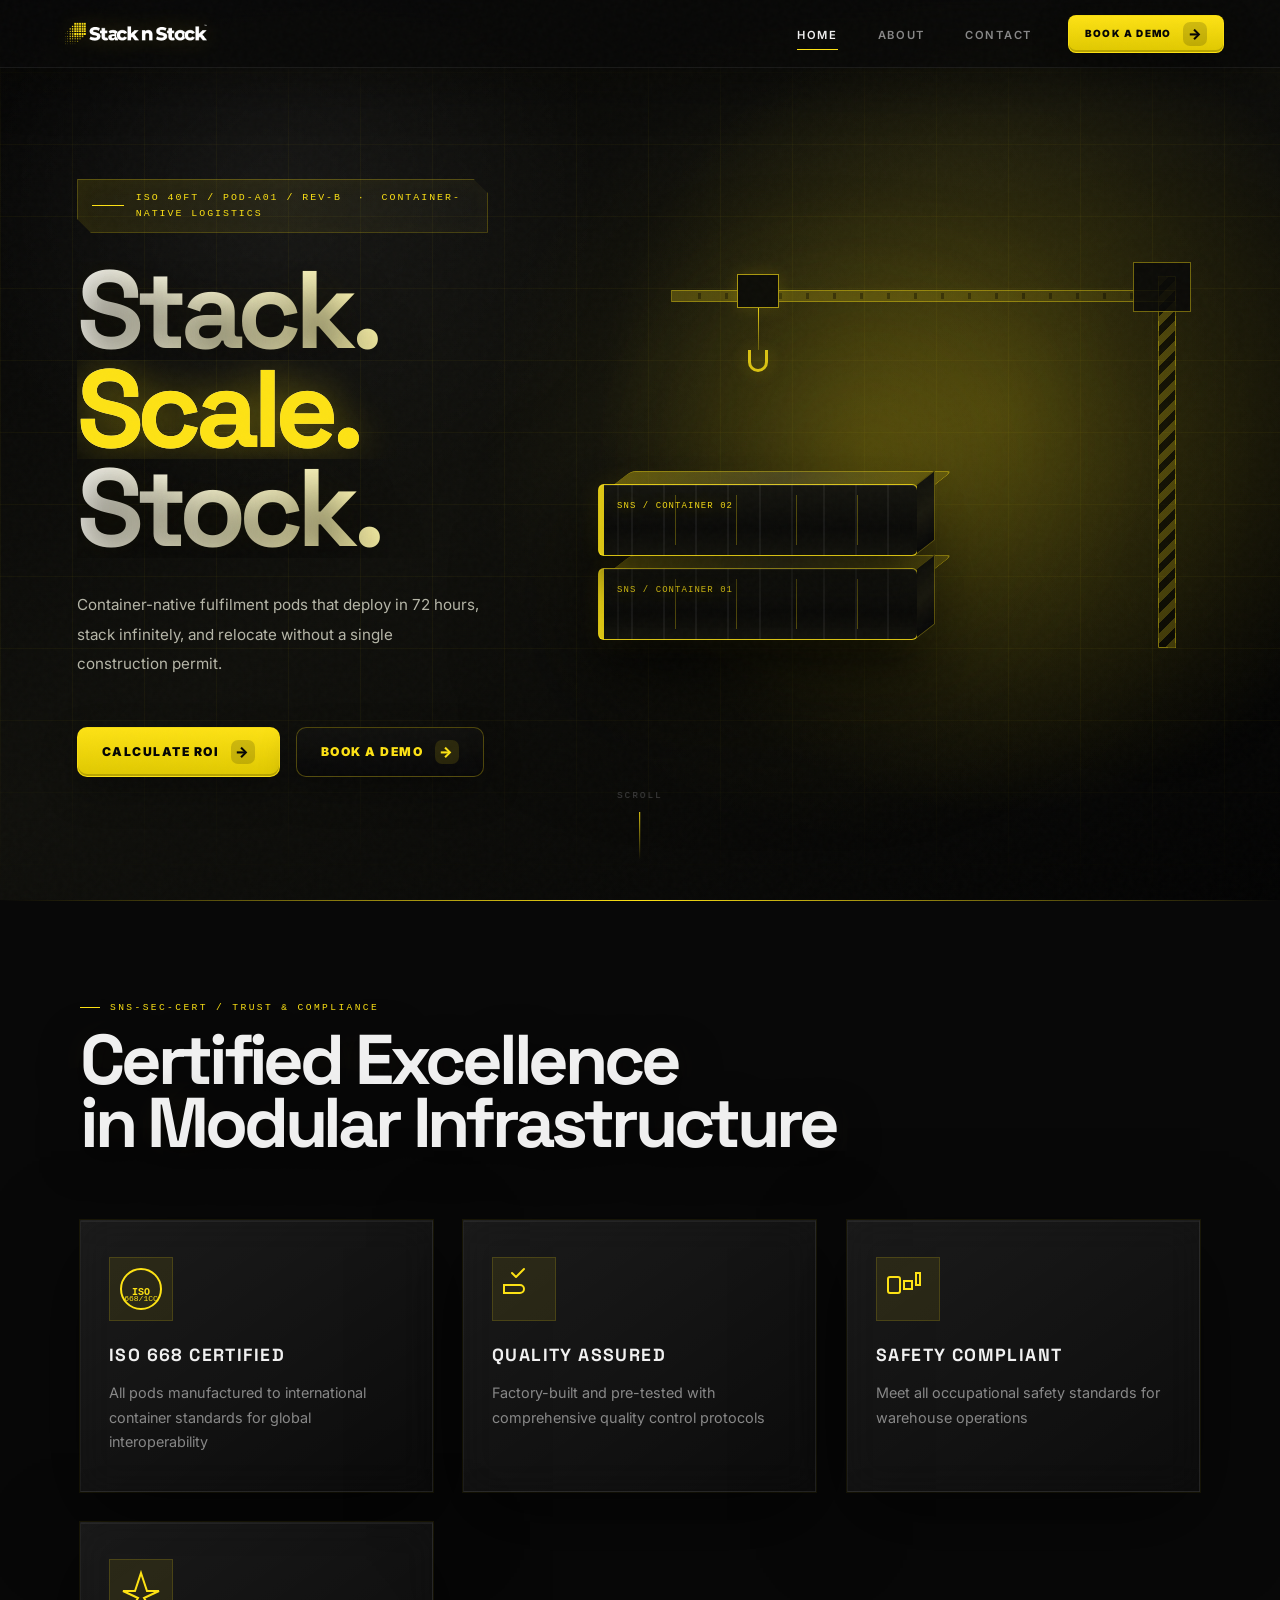
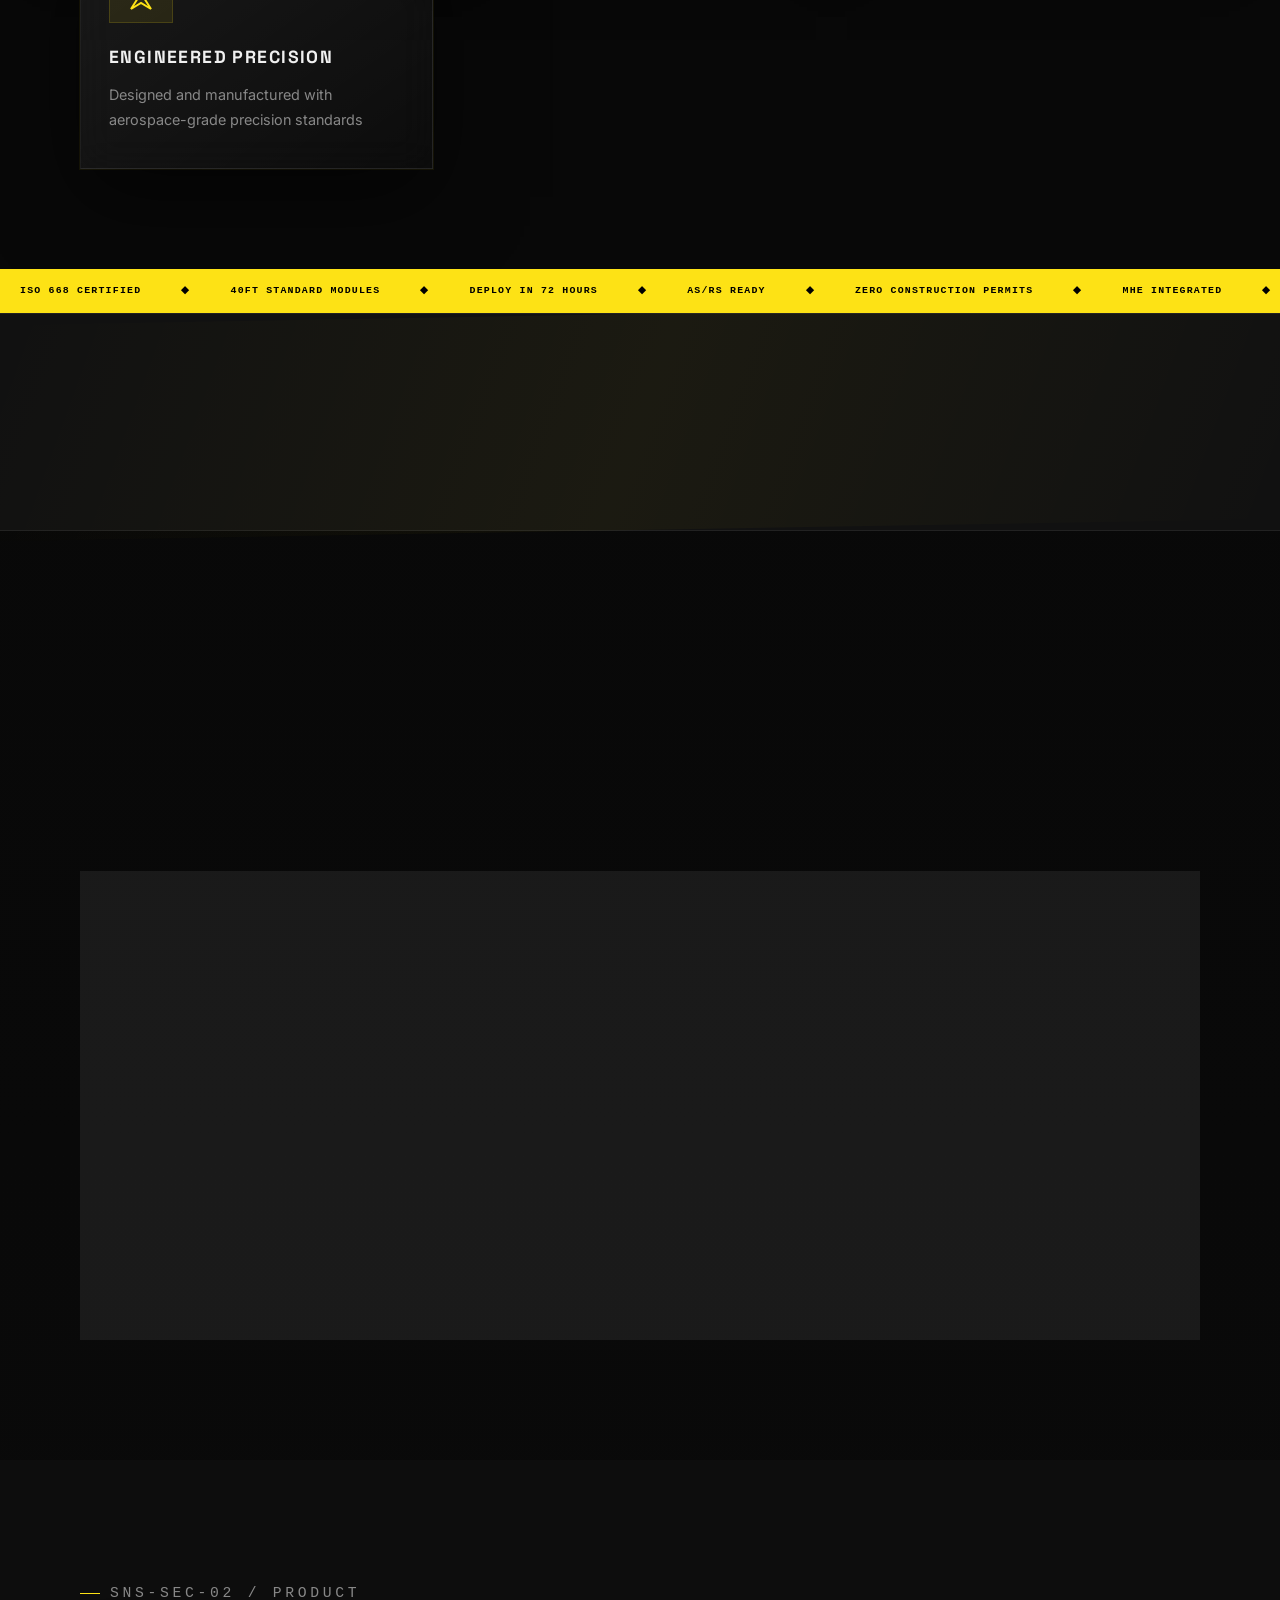
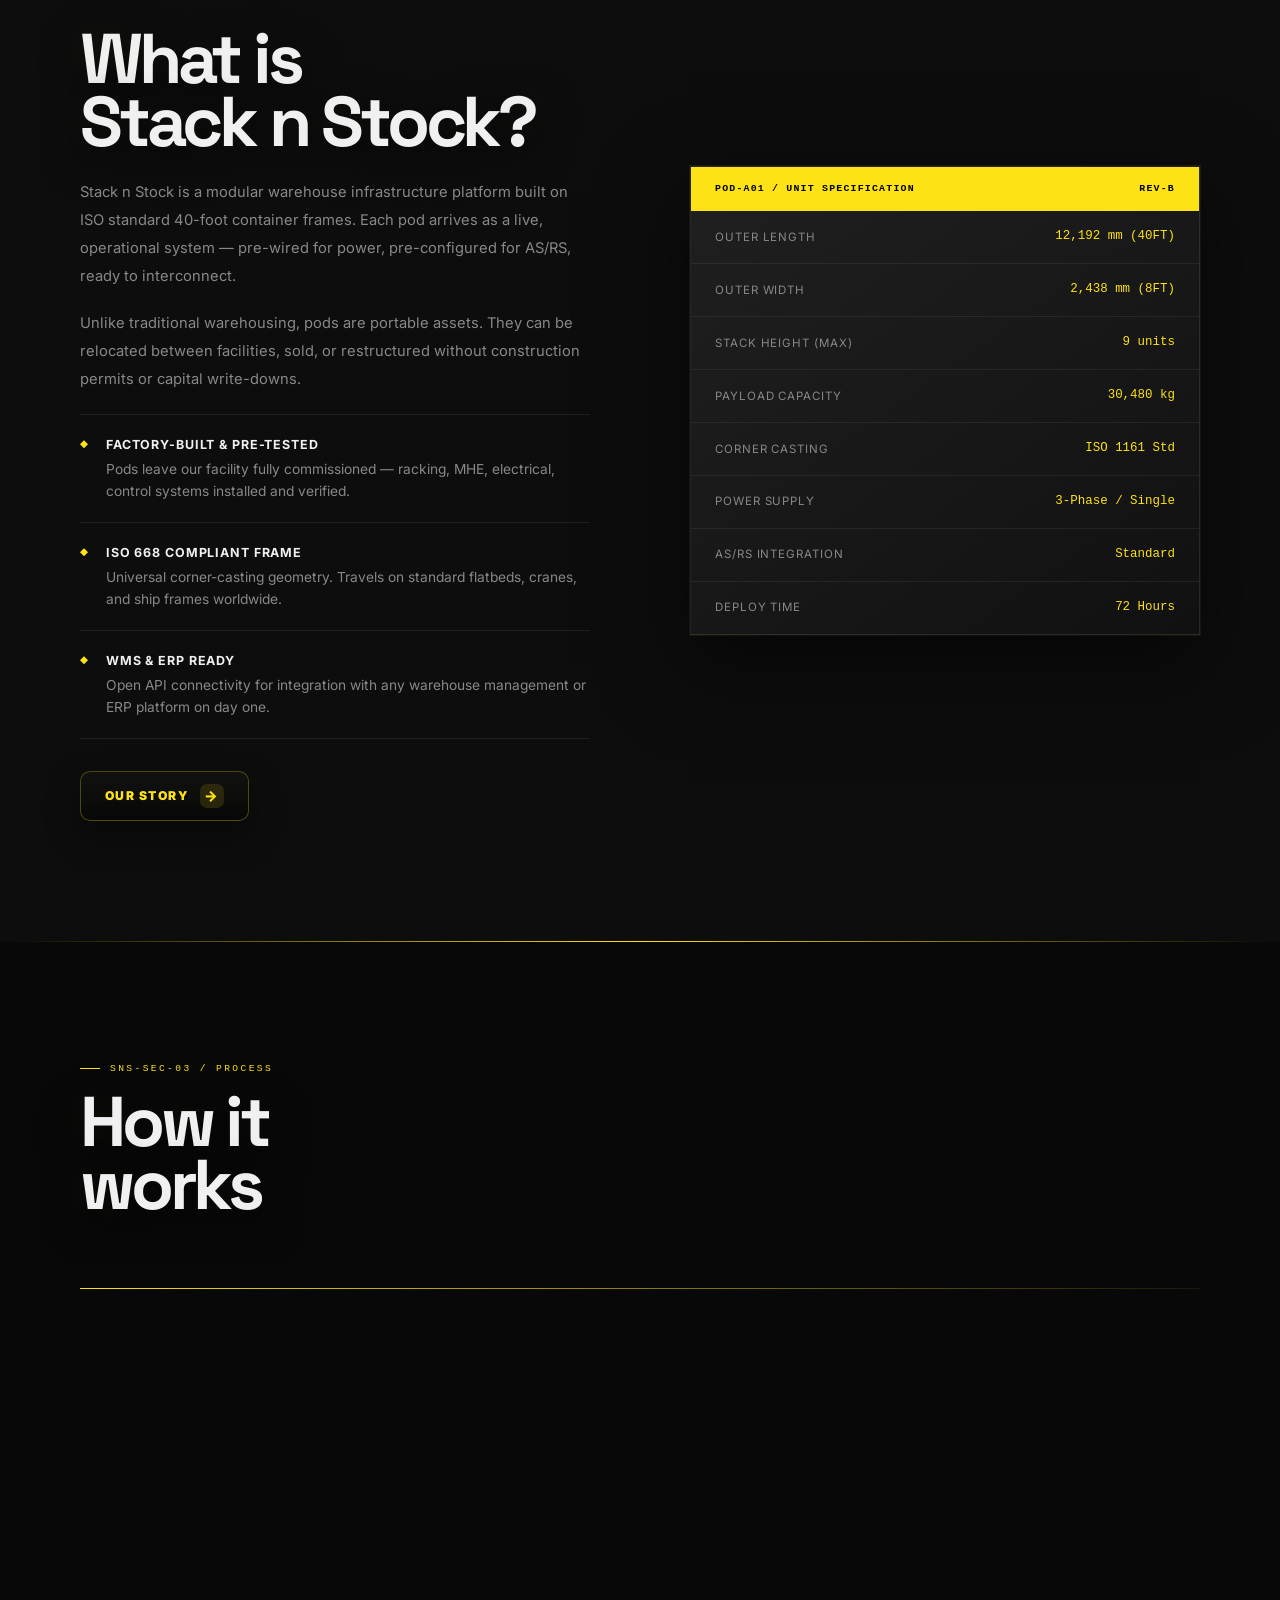
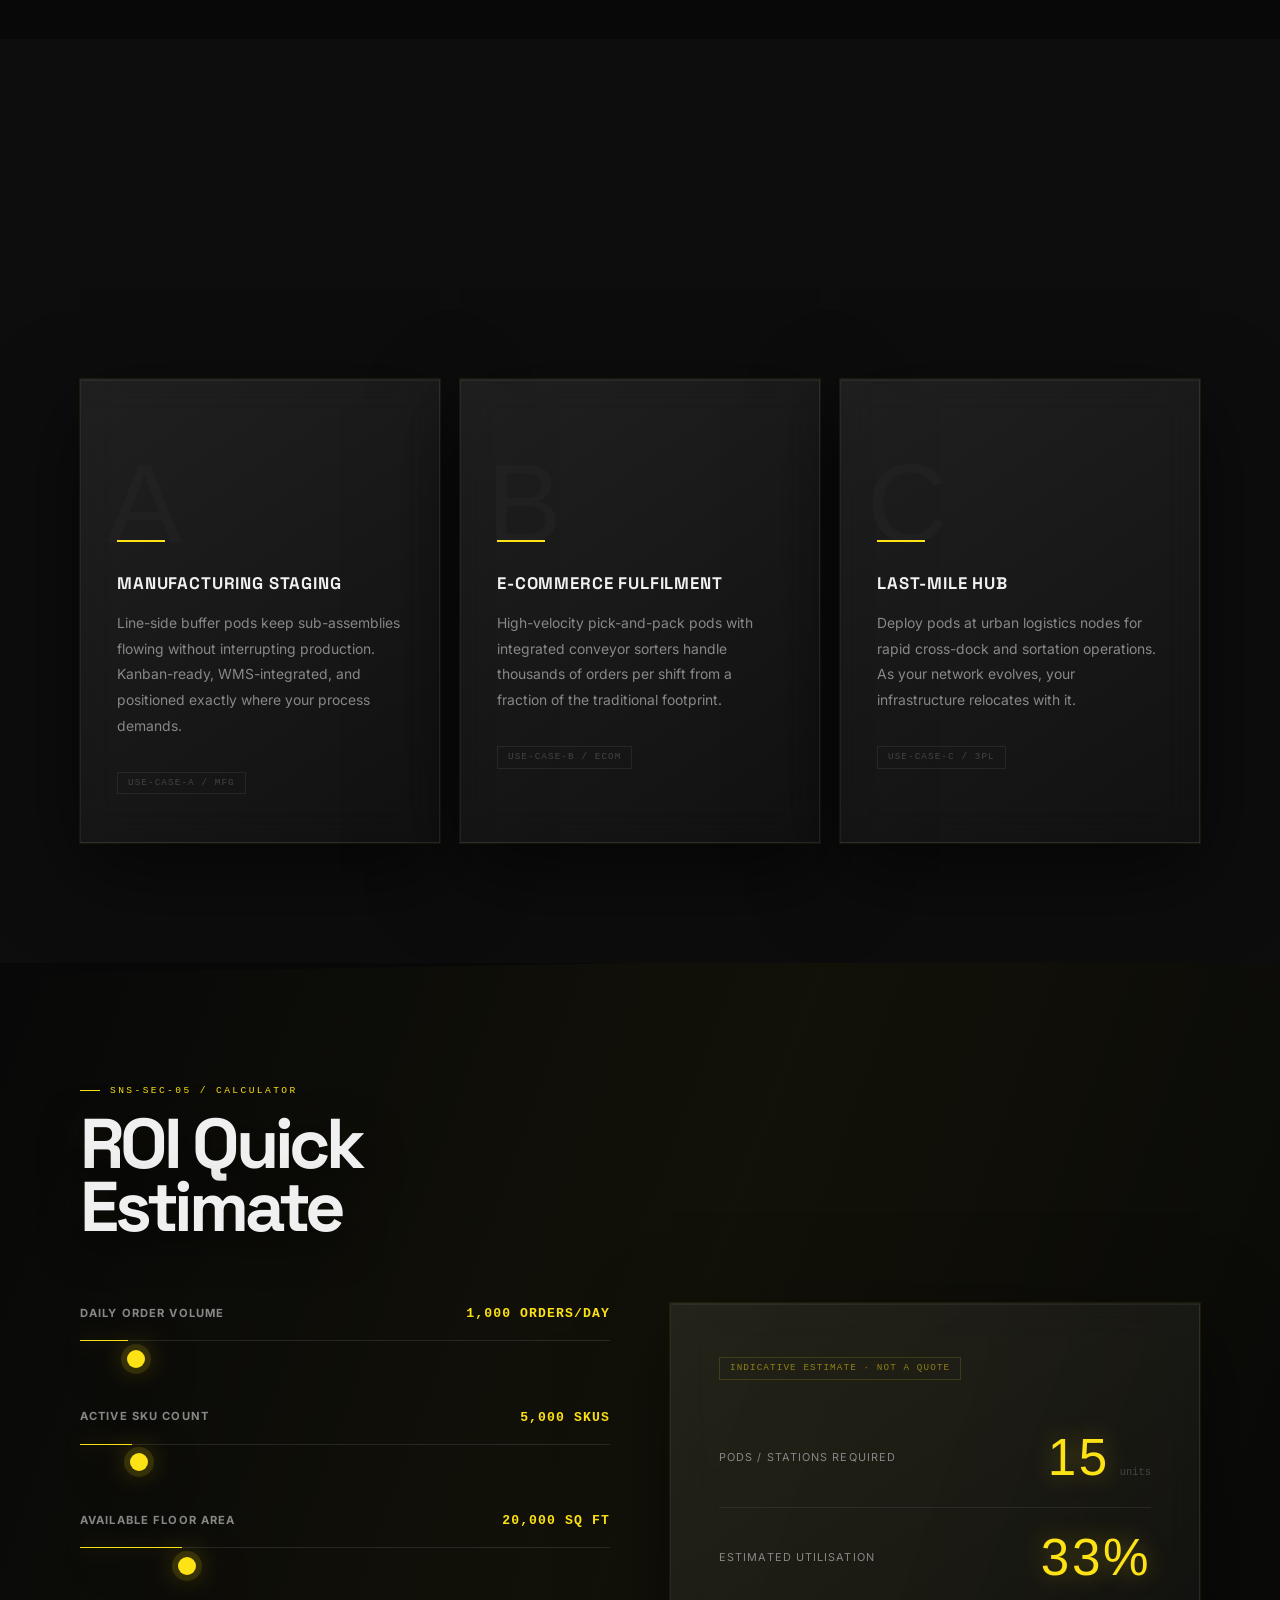
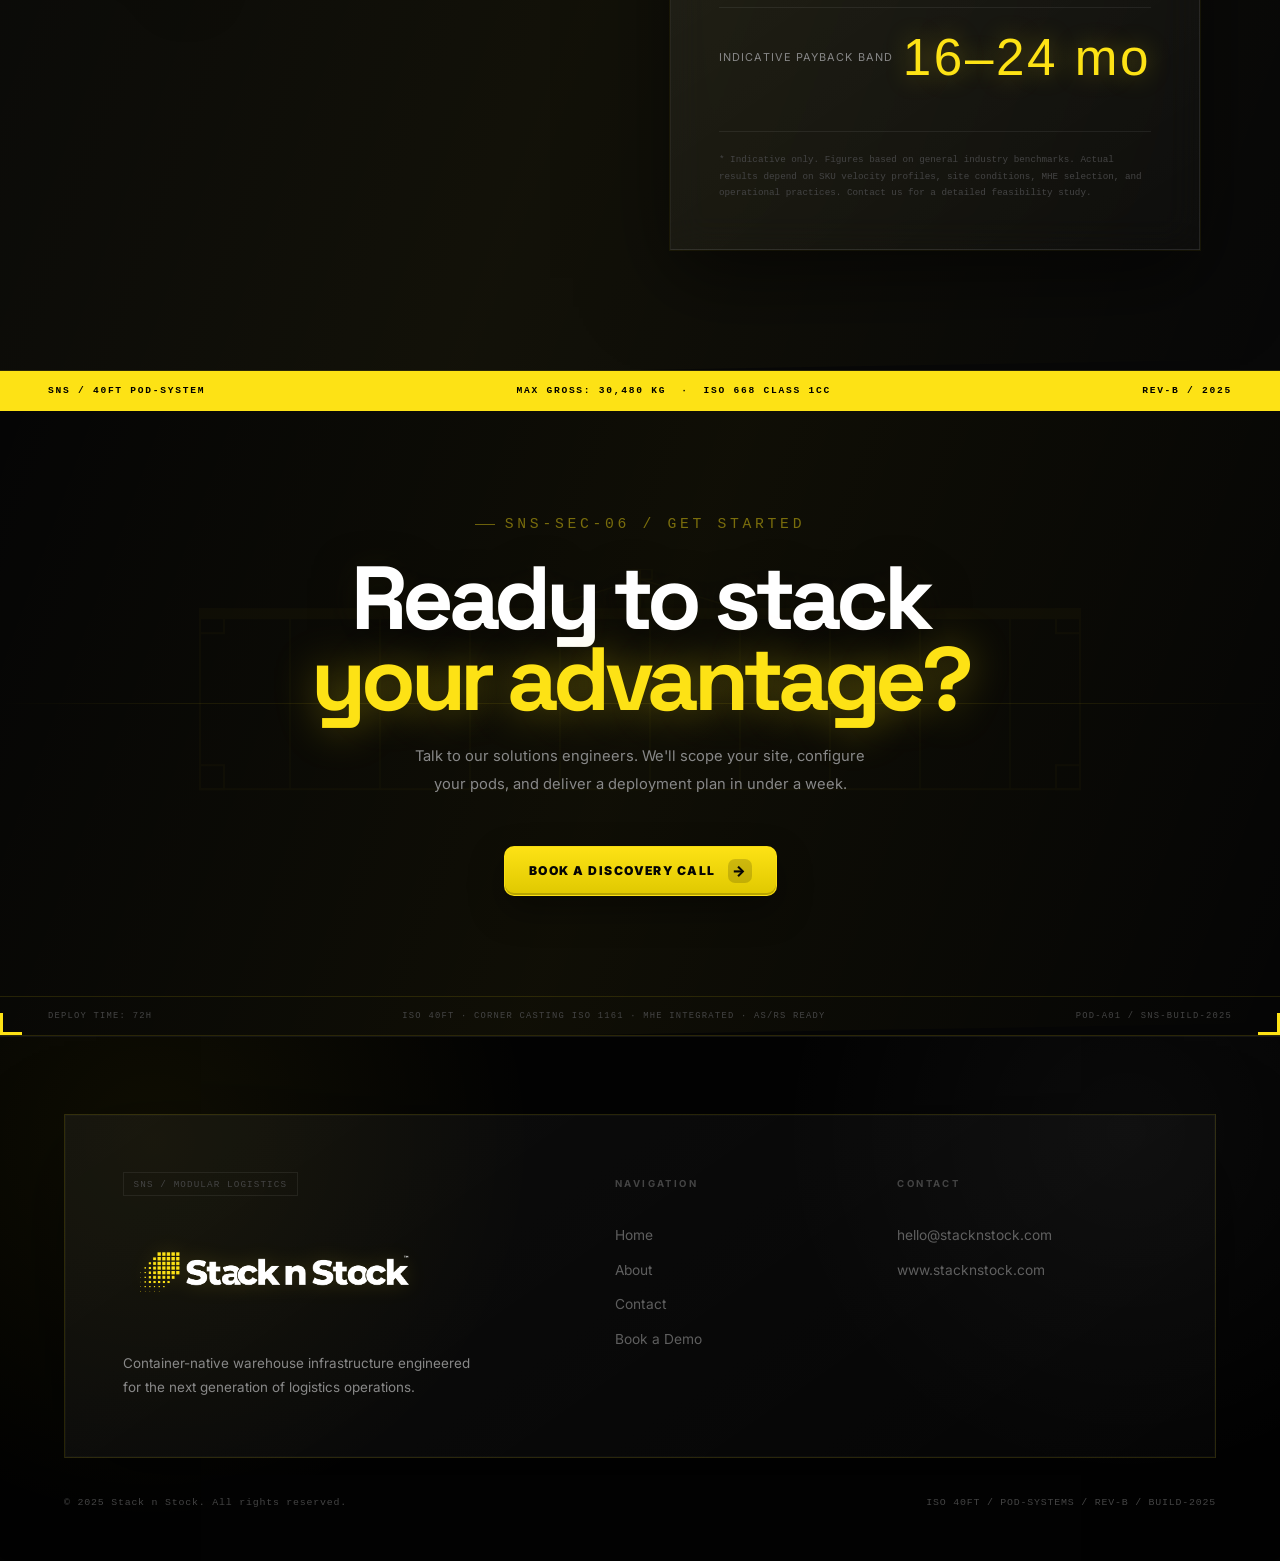
<file: index.html>
<!-- /index.html -->
<!doctype html>
<html lang="en">
  <head>
    <meta charset="UTF-8" />
    <meta name="viewport" content="width=device-width, initial-scale=1.0" />
    <meta name="theme-color" content="#080808" />
    <title>Stack n Stock — Modular Container Warehouse Pods</title>
    <meta
      name="description"
      content="Container-native fulfilment pods engineered for high-velocity warehousing. Deploy in 72 hours, scale infinitely."
    />
    <link rel="stylesheet" href="assets/css/design-framework.css" />
    <link rel="stylesheet" href="assets/css/style.css" />
  </head>
  <body>
    <!-- CUSTOM CURSOR -->
    <div id="cursor" aria-hidden="true"></div>
    <div id="cursor-ring" aria-hidden="true"></div>

    <!-- PAGE LOADER -->
    <div id="page-loader" aria-hidden="true">
      <img
        class="nav-logo"
        src="assets/img/logo.png"
        alt="Stack n Stock logo"
        width="30%"
        height="20%"
        onerror="
          this.outerHTML =
            '<span style=\'color:#FDE215;font-weight:900;font-size:1.1rem;letter-spacing:.05em;\'>STACK N STOCK</span>'
        "
      />
      <div class="loader-bar-wrap">
        <div class="loader-bar" id="loader-bar"></div>
      </div>
      <div class="loader-pct" id="loader-pct">0%</div>
    </div>

    <!-- ══ NAVBAR ══ -->
    <nav class="navbar" aria-label="Main navigation">
      <!-- Logo: Desktop 160x32px | Mobile 140x28px | Clearspace ≥8px -->
      <a href="index.html" aria-label="Stack n Stock home">
        <img
          class="nav-logo"
          src="assets/img/logo.png"
          alt="Stack n Stock logo"
          width="160"
          height="100%"
          onerror="
            this.outerHTML =
              '<span style=\'color:#FDE215;font-weight:900;font-size:1.1rem;letter-spacing:.05em;\'>STACK N STOCK</span>'
          "
        />
      </a>
      <button
        class="hamburger"
        id="hamburger"
        aria-label="Toggle navigation"
        aria-expanded="false"
        aria-controls="nav-links"
      >
        <span></span><span></span><span></span>
      </button>
      <ul class="nav-links" id="nav-links" role="list">
        <li><a href="index.html">Home</a></li>
        <li><a href="about.html">About</a></li>
        <li><a href="contact.html">Contact</a></li>
        <li><a href="contact.html" class="nav-cta">Book a Demo</a></li>
      </ul>
    </nav>

    <!-- ══ HERO ══ -->
    <section class="hero" aria-labelledby="hero-h1">
      <canvas id="hero-canvas" aria-hidden="true"></canvas>
      <div class="scanline" aria-hidden="true"></div>

      <div class="hero-content">
        <p class="hero-eyebrow">
          ISO 40FT / POD-A01 / REV-B &nbsp;·&nbsp; Container-Native Logistics
        </p>
        <h1 id="hero-h1">
          <span class="line"><span>Stack.</span></span>
          <span class="line"><span>Scale.</span></span>
          <span class="line"><span>Stock.</span></span>
        </h1>
        <p class="hero-sub">
          Container-native fulfilment pods that deploy in 72 hours, stack
          infinitely, and relocate without a single construction permit.
        </p>
        <div class="hero-btns">
          <a href="#roi" class="btn-primary">Calculate ROI</a>
          <a href="contact.html" class="btn-ghost">Book a Demo</a>
        </div>
      </div>

      <div class="hero-visual hero-visual-rebuilt" aria-hidden="true">
        <div class="hero-machine" id="hero-machine">
          <div class="machine-ambient"></div>
          <div class="machine-floor"></div>

          <div class="machine-crane">
            <div class="machine-crane-boom"></div>
            <div class="machine-crane-mast"></div>
            <div class="machine-crane-head"></div>
          </div>

          <div class="machine-trolley" data-machine-trolley>
            <div class="machine-cable" data-machine-cable></div>
            <div class="machine-hook" data-machine-hook></div>
            <div class="machine-spreader" data-machine-spreader></div>
          </div>

          <div class="machine-truck" data-machine-truck>
            <div class="machine-trailer"></div>
            <div class="machine-cab"></div>
            <div class="machine-wheel wheel-front"></div>
            <div class="machine-wheel wheel-rear"></div>
          </div>

          <div class="machine-container container-1" data-machine-container="1">
            <span>SNS / CONTAINER 01</span>
            <i></i><i></i><i></i><i></i>
          </div>
          <div class="machine-container container-2" data-machine-container="2">
            <span>SNS / CONTAINER 02</span>
            <i></i><i></i><i></i><i></i>
          </div>
          <div class="machine-container container-3" data-machine-container="3">
            <span>SNS / CONTAINER 03</span>
            <i></i><i></i><i></i><i></i>
          </div>
        </div>
      </div>

      <div class="hero-scroll" aria-hidden="true">
        <span>Scroll</span>
        <div class="scroll-line"></div>
      </div>
    </section>

    <!-- ══ CERTIFICATIONS ══ -->
    <section class="certifications-section">
      <div class="section-inner">
        <p class="section-label reveal">SNS-SEC-CERT / Trust & Compliance</p>
        <h2 class="section-title reveal d1">
          Certified Excellence<br />in Modular Infrastructure
        </h2>
        <div class="certifications-grid">
          <div class="cert-card bracket-card reveal d1">
            <div class="cert-icon">
              <!-- ISO Standard Icon -->
              <svg width="48" height="48" viewBox="0 0 48 48" fill="none" xmlns="http://www.w3.org/2000/svg">
                <circle cx="24" cy="24" r="20" stroke="#FDE215" stroke-width="2"/>
                <text x="24" y="30" font-family="var(--mono)" font-size="10" text-anchor="middle" fill="#FDE215" font-weight="600">ISO</text>
                <text x="24" y="36" font-family="var(--mono)" font-size="8" text-anchor="middle" fill="#FDE215">668/1CC</text>
              </svg>
            </div>
            <h3>ISO 668 Certified</h3>
            <p>All pods manufactured to international container standards for global interoperability</p>
          </div>
          <div class="cert-card bracket-card reveal d2">
            <div class="cert-icon">
              <!-- Quality Management Icon -->
              <svg width="48" height="48" viewBox="0 0 48 48" fill="none" xmlns="http://www.w3.org/2000/svg">
                <path d="M12 8l4 4 8-8" stroke="#FDE215" stroke-width="2" stroke-linecap="round" stroke-linejoin="round"/>
                <path d="M4 20h16a4 4 0 010 8H4z" stroke="#FDE215" stroke-width="2" fill="none"/>
              </svg>
            </div>
            <h3>Quality Assured</h3>
            <p>Factory-built and pre-tested with comprehensive quality control protocols</p>
          </div>
          <div class="cert-card bracket-card reveal d3">
            <div class="cert-icon">
              <!-- Safety Compliance Icon -->
              <svg width="48" height="48" viewBox="0 0 48 48" fill="none" xmlns="http://www.w3.org/2000/svg">
                <path d="M6 12h8a2 2 0 012 2v12a2 2 0 01-2 2H6a2 2 0 01-2-2V14a2 2 0 012-2zm22 4h-8v8h8v-8zm4-8v12h4V8h-4z" stroke="#FDE215" stroke-width="2" fill="none"/>
              </svg>
            </div>
            <h3>Safety Compliant</h3>
            <p>Meet all occupational safety standards for warehouse operations</p>
          </div>
          <div class="cert-card bracket-card reveal d4">
            <div class="cert-icon">
              <!-- Engineering Excellence Icon -->
              <svg width="48" height="48" viewBox="0 0 48 48" fill="none" xmlns="http://www.w3.org/2000/svg">
                <polygon points="24,6 30,24 42,24 27,31 34,42 24,36 14,42 21,31 6,24 18,24" stroke="#FDE215" stroke-width="2" fill="none"/>
              </svg>
            </div>
            <h3>Engineered Precision</h3>
            <p>Designed and manufactured with aerospace-grade precision standards</p>
          </div>
        </div>
      </div>
    </section>

    <!-- ══ TICKER ══ -->
    <div class="ticker" aria-hidden="true">
      <div class="ticker-inner">
        <span>ISO 668 Certified</span><span class="ticker-sep">◆</span>
        <span>40FT Standard Modules</span><span class="ticker-sep">◆</span>
        <span>Deploy in 72 Hours</span><span class="ticker-sep">◆</span>
        <span>AS/RS Ready</span><span class="ticker-sep">◆</span>
        <span>Zero Construction Permits</span><span class="ticker-sep">◆</span>
        <span>MHE Integrated</span><span class="ticker-sep">◆</span>
        <span>Infinitely Stackable</span><span class="ticker-sep">◆</span>
        <span>WMS Compatible</span><span class="ticker-sep">◆</span>
        <!-- duplicate for seamless loop -->
        <span>ISO 668 Certified</span><span class="ticker-sep">◆</span>
        <span>40FT Standard Modules</span><span class="ticker-sep">◆</span>
        <span>Deploy in 72 Hours</span><span class="ticker-sep">◆</span>
        <span>AS/RS Ready</span><span class="ticker-sep">◆</span>
        <span>Zero Construction Permits</span><span class="ticker-sep">◆</span>
        <span>MHE Integrated</span><span class="ticker-sep">◆</span>
        <span>Infinitely Stackable</span><span class="ticker-sep">◆</span>
        <span>WMS Compatible</span><span class="ticker-sep">◆</span>
      </div>
    </div>

    <!-- ══ STATS BAND ══ -->
    <div class="stats-band">
      <div class="stats-inner">
        <div class="stat-item bracket-card reveal">
          <div class="stat-num">
            <span class="count-up" data-target="72" data-suffix="H">72H</span>
          </div>
          <div class="stat-desc">Average Deploy Time</div>
        </div>
        <div class="stat-item bracket-card reveal d1">
          <div class="stat-num">
            <span class="count-up" data-target="40" data-suffix="FT">40FT</span>
          </div>
          <div class="stat-desc">ISO Standard Frame</div>
        </div>
        <div class="stat-item bracket-card reveal d2">
          <div class="stat-num">
            <span class="count-up" data-target="3" data-suffix="×">3×</span>
          </div>
          <div class="stat-desc">Faster Fulfilment</div>
        </div>
        <div class="stat-item bracket-card reveal d3">
          <div class="stat-num">
            <span class="count-up" data-target="60" data-suffix="%">60%</span>
          </div>
          <div class="stat-desc">Space Efficiency Gain</div>
        </div>
      </div>
    </div>

    <!-- ══ OUTCOMES ══ -->
    <section>
      <div class="section-inner">
        <p class="section-label reveal">SNS-SEC-01 / Outcomes</p>
        <h2 class="section-title reveal d1">
          Engineered for<br />real results
        </h2>
        <div class="cards-grid">
          <div class="card bracket-card reveal d1">
            <div class="card-top-bar"></div>
            <div class="card-ghost">01</div>
            <div class="card-icon">
              <!-- Speed / throughput arrow icon -->
              <svg width="24" height="24" viewBox="0 0 24 24" fill="none" xmlns="http://www.w3.org/2000/svg" aria-hidden="true">
                <path d="M13 3L4 14h7l-1 7 9-11h-7l1-7z" stroke="#FDE215" stroke-width="1.5" stroke-linejoin="round"/>
              </svg>
            </div>
            <h3>3× Faster Fulfilment</h3>
            <p>
              AS/RS-integrated pod stations eliminate travel time and cut
              pick-to-ship cycles dramatically without additional headcount.
            </p>
            <div class="iso-label">KPI-01 / THROUGHPUT</div>
          </div>
          <div class="card bracket-card reveal d2">
            <div class="card-top-bar"></div>
            <div class="card-ghost">02</div>
            <div class="card-icon">
              <!-- Stacked containers / density icon -->
              <svg width="24" height="24" viewBox="0 0 24 24" fill="none" xmlns="http://www.w3.org/2000/svg" aria-hidden="true">
                <rect x="3" y="13" width="18" height="7" stroke="#FDE215" stroke-width="1.5"/>
                <rect x="5" y="8" width="14" height="6" stroke="#FDE215" stroke-width="1.5"/>
                <rect x="7" y="4" width="10" height="5" stroke="#FDE215" stroke-width="1.5"/>
                <line x1="7" y1="13" x2="7" y2="20" stroke="#FDE215" stroke-width="1" opacity="0.5"/>
                <line x1="12" y1="13" x2="12" y2="20" stroke="#FDE215" stroke-width="1" opacity="0.5"/>
                <line x1="17" y1="13" x2="17" y2="20" stroke="#FDE215" stroke-width="1" opacity="0.5"/>
              </svg>
            </div>
            <h3>60% Space Efficiency</h3>
            <p>
              Vertical stacking and modular footprints reclaim floor area. Every
              square foot carries measurable ROI.
            </p>
            <div class="iso-label">KPI-02 / DENSITY</div>
          </div>
          <div class="card bracket-card reveal d3">
            <div class="card-top-bar"></div>
            <div class="card-ghost">03</div>
            <div class="card-icon">
              <!-- Modular expand / scalability icon -->
              <svg width="24" height="24" viewBox="0 0 24 24" fill="none" xmlns="http://www.w3.org/2000/svg" aria-hidden="true">
                <rect x="3" y="3" width="7" height="7" stroke="#FDE215" stroke-width="1.5"/>
                <rect x="14" y="3" width="7" height="7" stroke="#FDE215" stroke-width="1.5"/>
                <rect x="3" y="14" width="7" height="7" stroke="#FDE215" stroke-width="1.5"/>
                <rect x="14" y="14" width="7" height="7" stroke="#FDE215" stroke-width="1.5"/>
                <line x1="10" y1="6.5" x2="14" y2="6.5" stroke="#FDE215" stroke-width="1.5"/>
                <line x1="10" y1="17.5" x2="14" y2="17.5" stroke="#FDE215" stroke-width="1.5"/>
                <line x1="6.5" y1="10" x2="6.5" y2="14" stroke="#FDE215" stroke-width="1.5"/>
                <line x1="17.5" y1="10" x2="17.5" y2="14" stroke="#FDE215" stroke-width="1.5"/>
              </svg>
            </div>
            <h3>Infinite Scalability</h3>
            <p>
              Add or redeploy pods as demand shifts. No structural construction,
              no sunk costs, no downtime.
            </p>
            <div class="iso-label">KPI-03 / SCALABILITY</div>
          </div>
        </div>
      </div>
    </section>

    <!-- ══ WHAT IT IS ══ -->
    <section class="what-section">
      <div class="section-inner">
        <div class="what-grid">
          <div class="what-text reveal-left">
            <p class="section-label">SNS-SEC-02 / Product</p>
            <h2 class="section-title" style="margin-bottom: 24px">
              What is<br />Stack n Stock?
            </h2>
            <p>
              Stack n Stock is a modular warehouse infrastructure platform built
              on ISO standard 40-foot container frames. Each pod arrives as a
              live, operational system — pre-wired for power, pre-configured for
              AS/RS, ready to interconnect.
            </p>
            <p>
              Unlike traditional warehousing, pods are portable assets. They can
              be relocated between facilities, sold, or restructured without
              construction permits or capital write-downs.
            </p>
            <div class="what-features">
              <div class="feature-row">
                <div class="f-dot"></div>
                <div class="f-text">
                  <strong>Factory-Built &amp; Pre-Tested</strong>Pods leave our
                  facility fully commissioned — racking, MHE, electrical,
                  control systems installed and verified.
                </div>
              </div>
              <div class="feature-row">
                <div class="f-dot"></div>
                <div class="f-text">
                  <strong>ISO 668 Compliant Frame</strong>Universal
                  corner-casting geometry. Travels on standard flatbeds, cranes,
                  and ship frames worldwide.
                </div>
              </div>
              <div class="feature-row">
                <div class="f-dot"></div>
                <div class="f-text">
                  <strong>WMS &amp; ERP Ready</strong>Open API connectivity for
                  integration with any warehouse management or ERP platform on
                  day one.
                </div>
              </div>
            </div>
            <a href="about.html" class="btn-ghost" style="margin-top: 32px"
              >Our Story</a
            >
          </div>

          <div class="reveal-right">
            <div class="spec-card bracket-card">
              <div class="spec-header">
                <span>POD-A01 / UNIT SPECIFICATION</span>
                <span>REV-B</span>
              </div>
              <div class="spec-body">
                <div class="spec-row">
                  <span class="spec-key">Outer Length</span
                  ><span class="spec-val">12,192 mm (40FT)</span>
                </div>
                <div class="spec-row">
                  <span class="spec-key">Outer Width</span
                  ><span class="spec-val">2,438 mm (8FT)</span>
                </div>
                <div class="spec-row">
                  <span class="spec-key">Stack Height (max)</span
                  ><span class="spec-val">9 units</span>
                </div>
                <div class="spec-row">
                  <span class="spec-key">Payload Capacity</span
                  ><span class="spec-val">30,480 kg</span>
                </div>
                <div class="spec-row">
                  <span class="spec-key">Corner Casting</span
                  ><span class="spec-val">ISO 1161 Std</span>
                </div>
                <div class="spec-row">
                  <span class="spec-key">Power Supply</span
                  ><span class="spec-val">3-Phase / Single</span>
                </div>
                <div class="spec-row">
                  <span class="spec-key">AS/RS Integration</span
                  ><span class="spec-val">Standard</span>
                </div>
                <div class="spec-row">
                  <span class="spec-key">Deploy Time</span
                  ><span class="spec-val">72 Hours</span>
                </div>
              </div>
            </div>
          </div>
        </div>
      </div>
    </section>

    <!-- ══ HOW IT WORKS ══ -->
    <section class="how-section">
      <div class="section-inner">
        <p class="section-label reveal">SNS-SEC-03 / Process</p>
        <h2 class="section-title reveal d1">How it<br />works</h2>
        <div class="steps-wrap">
          <div class="step reveal d1">
            <div class="step-dot"></div>
            <span class="step-num">STEP · 01</span>
            <h3>Site Assessment</h3>
            <p>
              Our engineers survey your facility, map material flow, and
              identify pod placement zones and utility hookup points.
            </p>
          </div>
          <div class="step reveal d2">
            <div class="step-dot"></div>
            <span class="step-num">STEP · 02</span>
            <h3>Pod Configuration</h3>
            <p>
              Select module type — storage, picking, or AS/RS — and specify SKU
              count, throughput targets, and MHE requirements.
            </p>
          </div>
          <div class="step reveal d3">
            <div class="step-dot"></div>
            <span class="step-num">STEP · 03</span>
            <h3>Factory Build</h3>
            <p>
              Pods are constructed at our manufacturing facility, pre-fitted
              with racking, conveyors, electrical, and control systems.
            </p>
          </div>
          <div class="step reveal d4">
            <div class="step-dot"></div>
            <span class="step-num">STEP · 04</span>
            <h3>Deploy &amp; Connect</h3>
            <p>
              Pods are delivered and craned into position. Connect utilities.
              System is live within 72 hours of arrival on site.
            </p>
          </div>
          <div class="step reveal d5">
            <div class="step-dot"></div>
            <span class="step-num">STEP · 05</span>
            <h3>Scale On Demand</h3>
            <p>
              Order more pods as demand grows. Redeploy to new locations. Stack
              vertically. Realign your entire operation.
            </p>
          </div>
        </div>
      </div>
    </section>

    <!-- ══ USE CASES ══ -->
    <section class="usecase-section">
      <div class="section-inner">
        <p class="section-label reveal">SNS-SEC-04 / Applications</p>
        <h2 class="section-title reveal d1">Built for<br />every operation</h2>
        <div class="usecases-grid">
          <div class="usecase-card bracket-card reveal d1">
            <div class="uc-bg"></div>
            <div class="uc-ghost">A</div>
            <div class="uc-bar"></div>
            <h3>Manufacturing Staging</h3>
            <p>
              Line-side buffer pods keep sub-assemblies flowing without
              interrupting production. Kanban-ready, WMS-integrated, and
              positioned exactly where your process demands.
            </p>
            <div class="iso-label">USE-CASE-A / MFG</div>
          </div>
          <div class="usecase-card bracket-card reveal d2">
            <div class="uc-bg"></div>
            <div class="uc-ghost">B</div>
            <div class="uc-bar"></div>
            <h3>E-Commerce Fulfilment</h3>
            <p>
              High-velocity pick-and-pack pods with integrated conveyor sorters
              handle thousands of orders per shift from a fraction of the
              traditional footprint.
            </p>
            <div class="iso-label">USE-CASE-B / ECOM</div>
          </div>
          <div class="usecase-card bracket-card reveal d3">
            <div class="uc-bg"></div>
            <div class="uc-ghost">C</div>
            <div class="uc-bar"></div>
            <h3>Last-Mile Hub</h3>
            <p>
              Deploy pods at urban logistics nodes for rapid cross-dock and
              sortation operations. As your network evolves, your infrastructure
              relocates with it.
            </p>
            <div class="iso-label">USE-CASE-C / 3PL</div>
          </div>
        </div>
      </div>
    </section>

    <!-- ══ ROI CALCULATOR ══ -->
    <section class="calc-section" id="roi">
      <div class="section-inner">
        <p class="section-label reveal">SNS-SEC-05 / Calculator</p>
        <h2 class="section-title reveal d1">ROI Quick<br />Estimate</h2>
        <div class="calc-wrap">
          <div id="roi-calc" class="reveal-left">
            <div class="calc-form">
              <div class="field">
                <label for="orders"
                  >Daily Order Volume
                  <span class="field-val" id="orders-val"
                    >1,000 orders/day</span
                  ></label
                >
                <div class="range-wrap">
                  <div class="range-track">
                    <div class="range-fill" id="orders-fill"></div>
                  </div>
                  <input
                    type="range"
                    id="orders"
                    min="100"
                    max="10000"
                    step="100"
                    value="1000"
                    aria-label="Daily order volume"
                  />
                </div>
              </div>
              <div class="field">
                <label for="skus"
                  >Active SKU Count
                  <span class="field-val" id="skus-val">5,000 SKUs</span></label
                >
                <div class="range-wrap">
                  <div class="range-track">
                    <div class="range-fill" id="skus-fill"></div>
                  </div>
                  <input
                    type="range"
                    id="skus"
                    min="100"
                    max="50000"
                    step="100"
                    value="5000"
                    aria-label="Active SKU count"
                  />
                </div>
              </div>
              <div class="field">
                <label for="area"
                  >Available Floor Area
                  <span class="field-val" id="area-val"
                    >20,000 sq ft</span
                  ></label
                >
                <div class="range-wrap">
                  <div class="range-track">
                    <div class="range-fill" id="area-fill"></div>
                  </div>
                  <input
                    type="range"
                    id="area"
                    min="1000"
                    max="100000"
                    step="1000"
                    value="20000"
                    aria-label="Available floor area"
                  />
                </div>
              </div>
            </div>
          </div>

          <div class="calc-results bracket-card reveal-right">
            <div
              class="iso-label"
              style="
                margin-bottom: 28px;
                border-color: rgba(253, 226, 21, 0.15);
                color: rgba(253, 226, 21, 0.5);
              "
            >
              INDICATIVE ESTIMATE · NOT A QUOTE
            </div>
            <div class="result-row">
              <span class="result-label">Pods / Stations Required</span>
              <span>
                <span class="result-val" id="out-pods">—</span>
                <span class="result-unit">units</span>
              </span>
            </div>
            <div class="result-row">
              <span class="result-label">Estimated Utilisation</span>
              <span class="result-val" id="out-util">—</span>
            </div>
            <div class="result-row">
              <span class="result-label">Indicative Payback Band</span>
              <span class="result-val" id="out-payback">—</span>
            </div>
            <p class="calc-disclaimer">
              * Indicative only. Figures based on general industry benchmarks.
              Actual results depend on SKU velocity profiles, site conditions,
              MHE selection, and operational practices. Contact us for a
              detailed feasibility study.
            </p>
          </div>
        </div>
      </div>
    </section>

    <!-- ══ CTA ══ -->
    <section class="cta-section">
      <!-- Corner castings -->
      <div class="cta-casting tl" aria-hidden="true"></div>
      <div class="cta-casting tr" aria-hidden="true"></div>
      <div class="cta-casting bl" aria-hidden="true"></div>
      <div class="cta-casting br" aria-hidden="true"></div>
      <!-- Mid horizontal rail -->
      <div class="cta-rail" aria-hidden="true"></div>
      <!-- Top ISO label stripe (container header) -->
      <div class="cta-container-stripe" aria-hidden="true">
        <span>SNS / 40FT POD-SYSTEM</span>
        <span>MAX GROSS: 30,480 KG &nbsp;·&nbsp; ISO 668 CLASS 1CC</span>
        <span>REV-B / 2025</span>
      </div>
      <!-- Ghost container outline watermark -->
      <div class="cta-watermark" aria-hidden="true">
        <svg width="900" height="260" viewBox="0 0 900 260" fill="none" xmlns="http://www.w3.org/2000/svg">
          <!-- Container body -->
          <rect x="10" y="40" width="880" height="180" stroke="#FDE215" stroke-width="2"/>
          <!-- Corner castings -->
          <rect x="10" y="40" width="24" height="24" stroke="#FDE215" stroke-width="2"/>
          <rect x="866" y="40" width="24" height="24" stroke="#FDE215" stroke-width="2"/>
          <rect x="10" y="196" width="24" height="24" stroke="#FDE215" stroke-width="2"/>
          <rect x="866" y="196" width="24" height="24" stroke="#FDE215" stroke-width="2"/>
          <!-- Corrugated ribs -->
          <line x1="100" y1="40" x2="100" y2="220" stroke="#FDE215" stroke-width="1.5"/>
          <line x1="190" y1="40" x2="190" y2="220" stroke="#FDE215" stroke-width="1.5"/>
          <line x1="280" y1="40" x2="280" y2="220" stroke="#FDE215" stroke-width="1.5"/>
          <line x1="370" y1="40" x2="370" y2="220" stroke="#FDE215" stroke-width="1.5"/>
          <line x1="460" y1="40" x2="460" y2="220" stroke="#FDE215" stroke-width="1.5"/>
          <line x1="550" y1="40" x2="550" y2="220" stroke="#FDE215" stroke-width="1.5"/>
          <line x1="640" y1="40" x2="640" y2="220" stroke="#FDE215" stroke-width="1.5"/>
          <line x1="730" y1="40" x2="730" y2="220" stroke="#FDE215" stroke-width="1.5"/>
          <line x1="820" y1="40" x2="820" y2="220" stroke="#FDE215" stroke-width="1.5"/>
          <!-- Top stripe -->
          <rect x="10" y="40" width="880" height="10" fill="#FDE215"/>
          <!-- Crane hook -->
          <line x1="450" y1="0" x2="450" y2="40" stroke="#FDE215" stroke-width="2"/>
          <line x1="350" y1="40" x2="450" y2="10" stroke="#FDE215" stroke-width="1.5"/>
          <line x1="550" y1="40" x2="450" y2="10" stroke="#FDE215" stroke-width="1.5"/>
          <rect x="438" y="0" width="24" height="10" stroke="#FDE215" stroke-width="1.5"/>
        </svg>
      </div>
      <div class="cta-inner reveal">
        <p class="section-label">SNS-SEC-06 / Get Started</p>
        <h2>Ready to stack<br /><span>your advantage?</span></h2>
        <p>
          Talk to our solutions engineers. We'll scope your site, configure your
          pods, and deliver a deployment plan in under a week.
        </p>
        <a href="contact.html" class="btn-primary">Book a Discovery Call</a>
      </div>
      <!-- Bottom info strip -->
      <div class="cta-container-base" aria-hidden="true">
        <span>DEPLOY TIME: 72H</span>
        <span>ISO 40FT · CORNER CASTING ISO 1161 · MHE INTEGRATED · AS/RS READY</span>
        <span>POD-A01 / SNS-BUILD-2025</span>
      </div>
    </section>

    <!-- ══ FOOTER ══ -->
    <footer>
      <div class="footer-top">
        <div>
          <div class="iso-label">SNS / MODULAR LOGISTICS</div>
          <img
            class="nav-logo"
            src="assets/img/logo.png"
            alt="Stack n Stock logo"
            width="70%"
            height="60%"
            onerror="
              this.outerHTML =
                '<span style=\'color:#FDE215;font-weight:900;font-size:1.1rem;letter-spacing:.05em;\'>STACK N STOCK</span>'
            "
          />

          <p class="footer-tagline">
            Container-native warehouse infrastructure engineered for the next
            generation of logistics operations.
          </p>
        </div>
        <div class="footer-col">
          <h4>Navigation</h4>
          <ul class="footer-links">
            <li><a href="index.html">Home</a></li>
            <li><a href="about.html">About</a></li>
            <li><a href="contact.html">Contact</a></li>
            <li><a href="contact.html">Book a Demo</a></li>
          </ul>
        </div>
        <div class="footer-col">
          <h4>Contact</h4>
          <ul class="footer-links">
            <li>
              <a href="mailto:hello@stacknstock.com">hello@stacknstock.com</a>
            </li>
            <li>
              <a href="https://www.stacknstock.com">www.stacknstock.com</a>
            </li>
          </ul>
        </div>
      </div>
      <div class="footer-bottom">
        <span class="footer-copy"
          >© 2025 Stack n Stock. All rights reserved.</span
        >
        <span class="footer-iso"
          >ISO 40FT / POD-SYSTEMS / REV-B / BUILD-2025</span
        >
      </div>
    </footer>

    <script src="assets/js/main.js" defer></script>
    <script src="assets/js/immersive3d.js" defer></script>
    <script src="assets/js/heroRebuild.js" defer></script>
    <script src="assets/js/site3d.js" defer></script>
  </body>
</html>
</file>
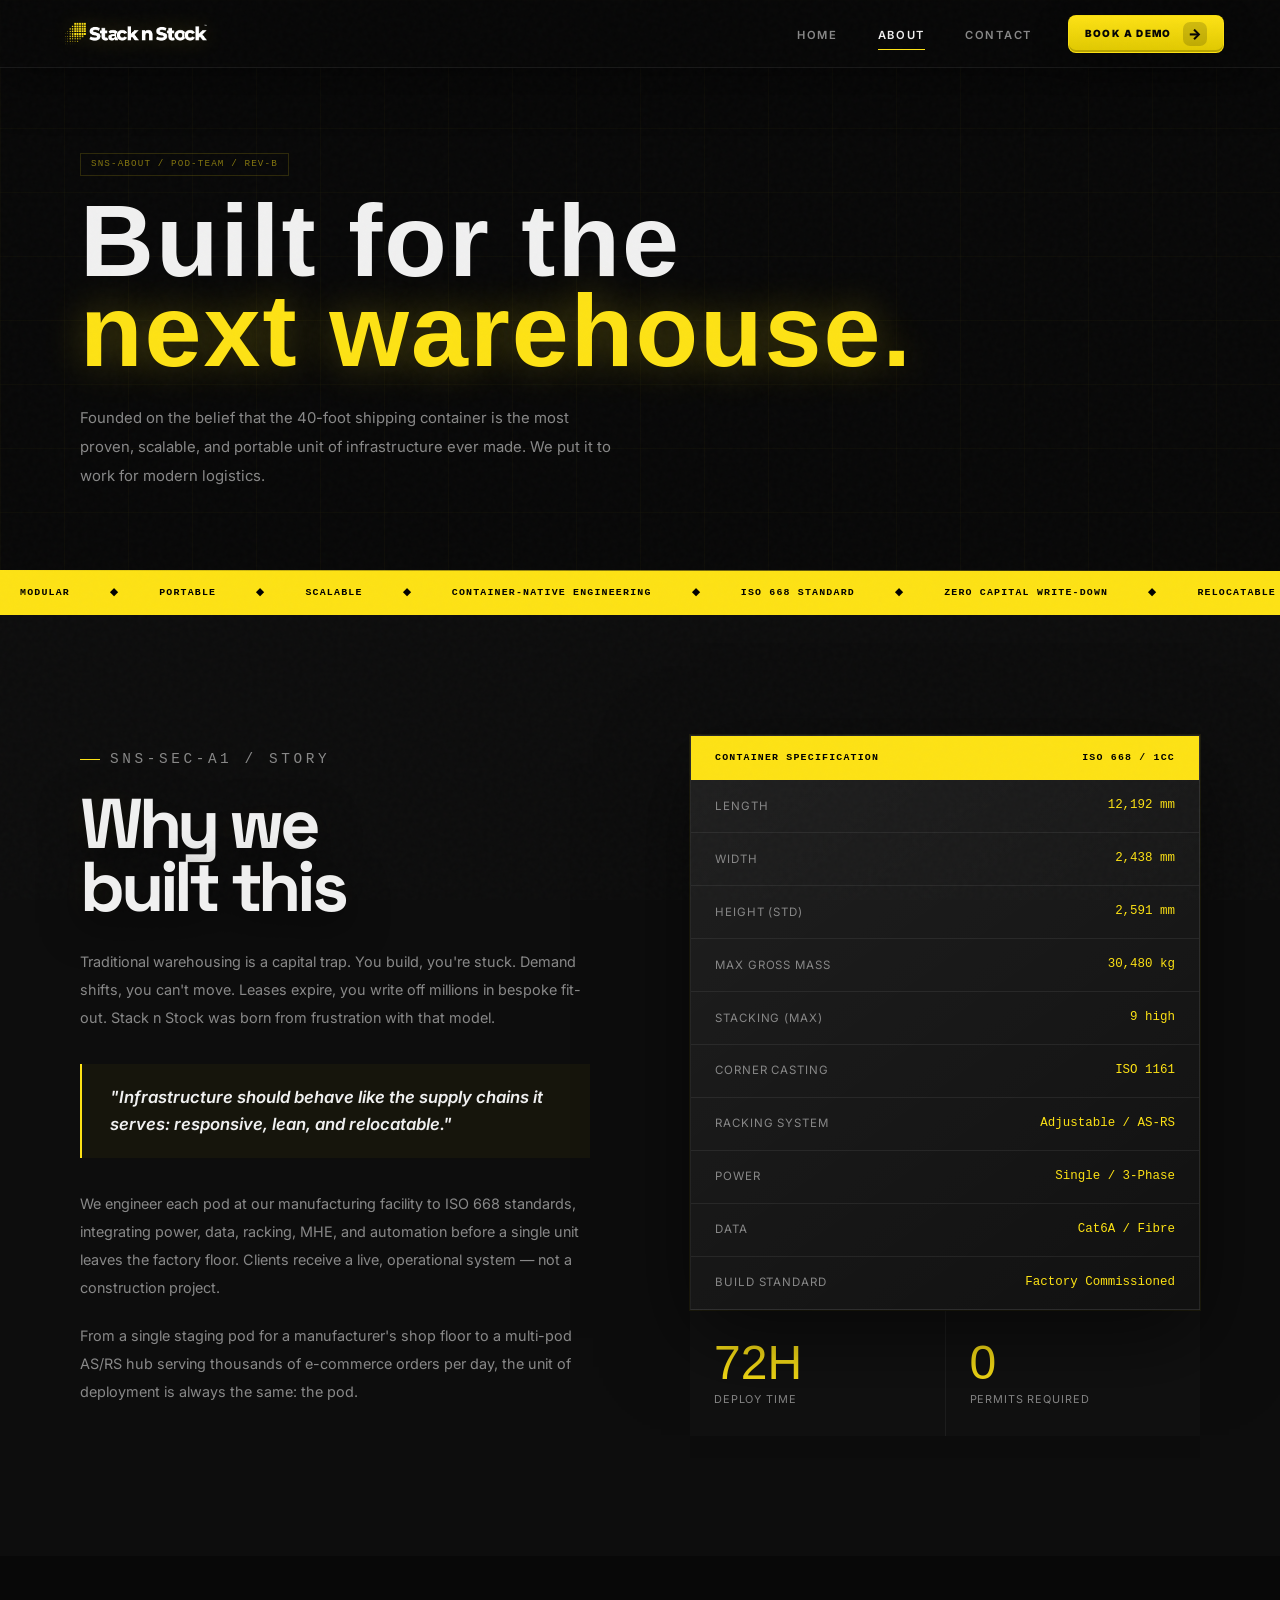
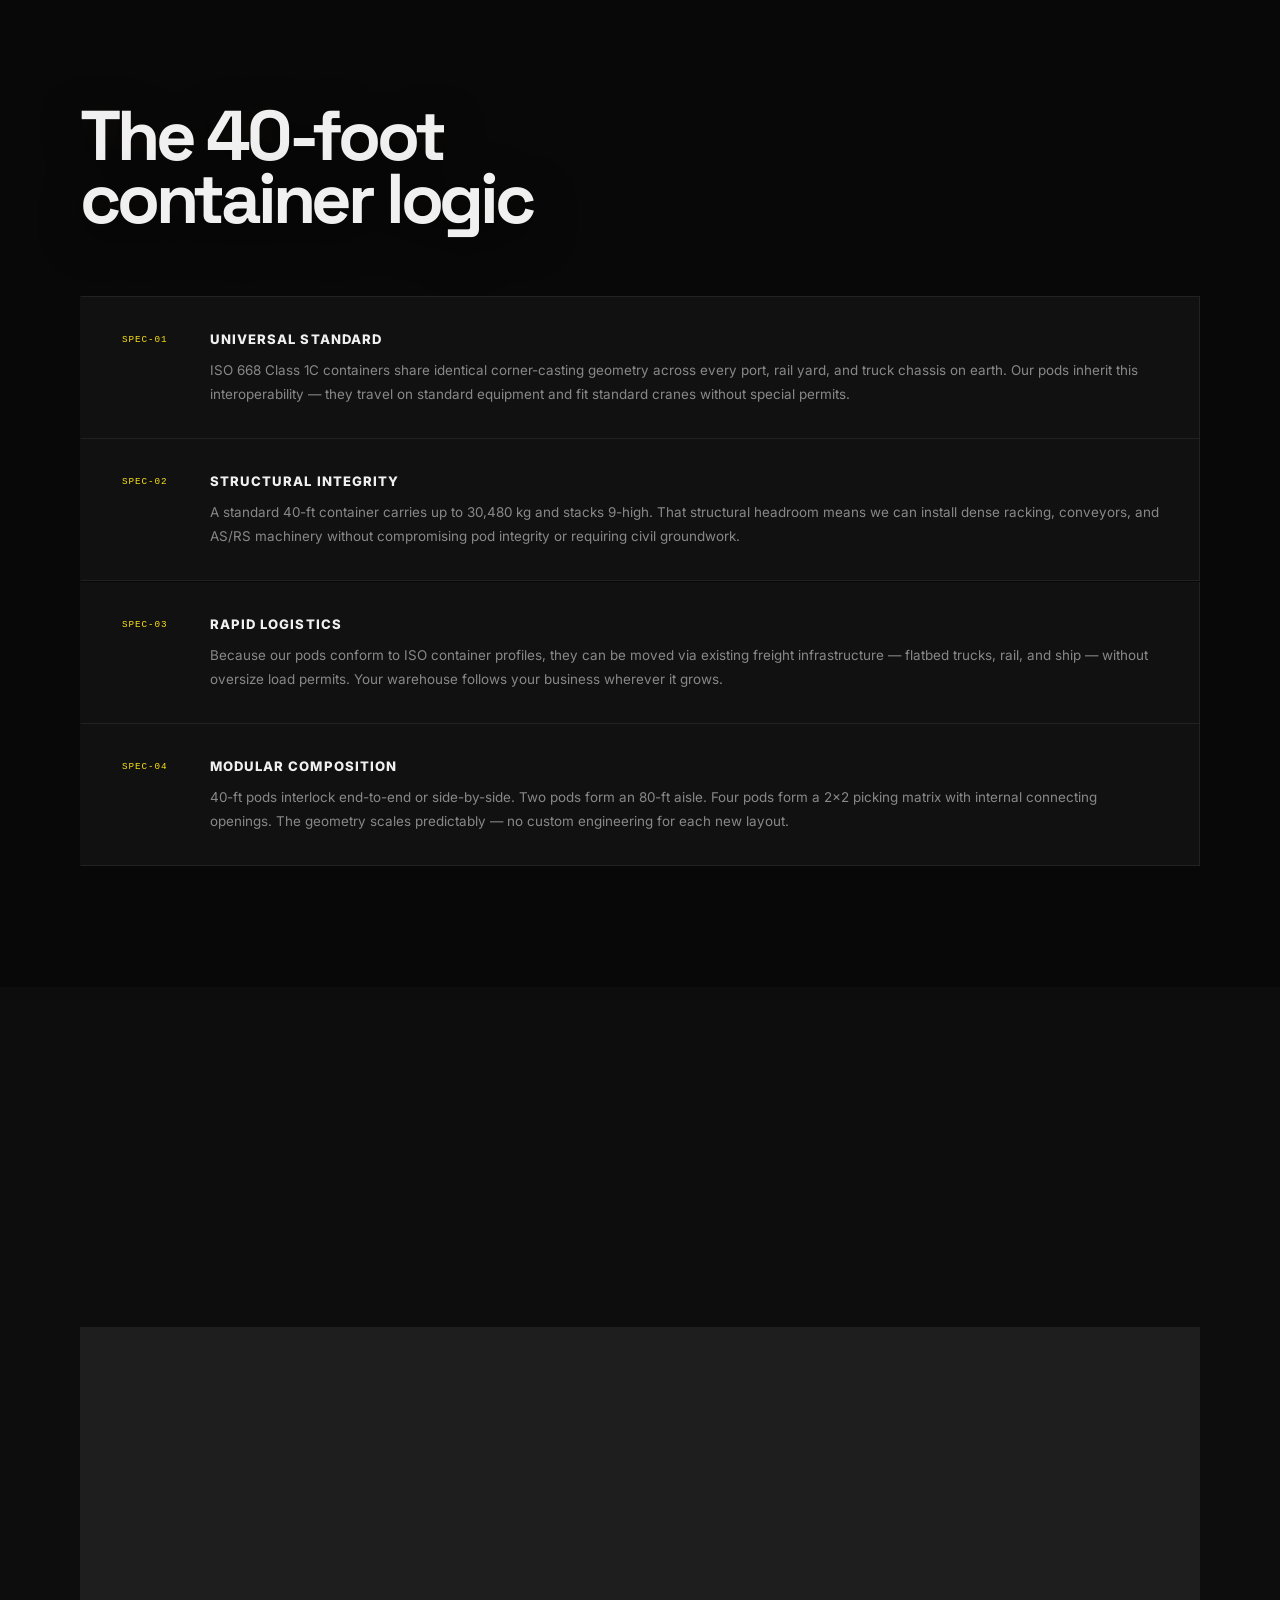
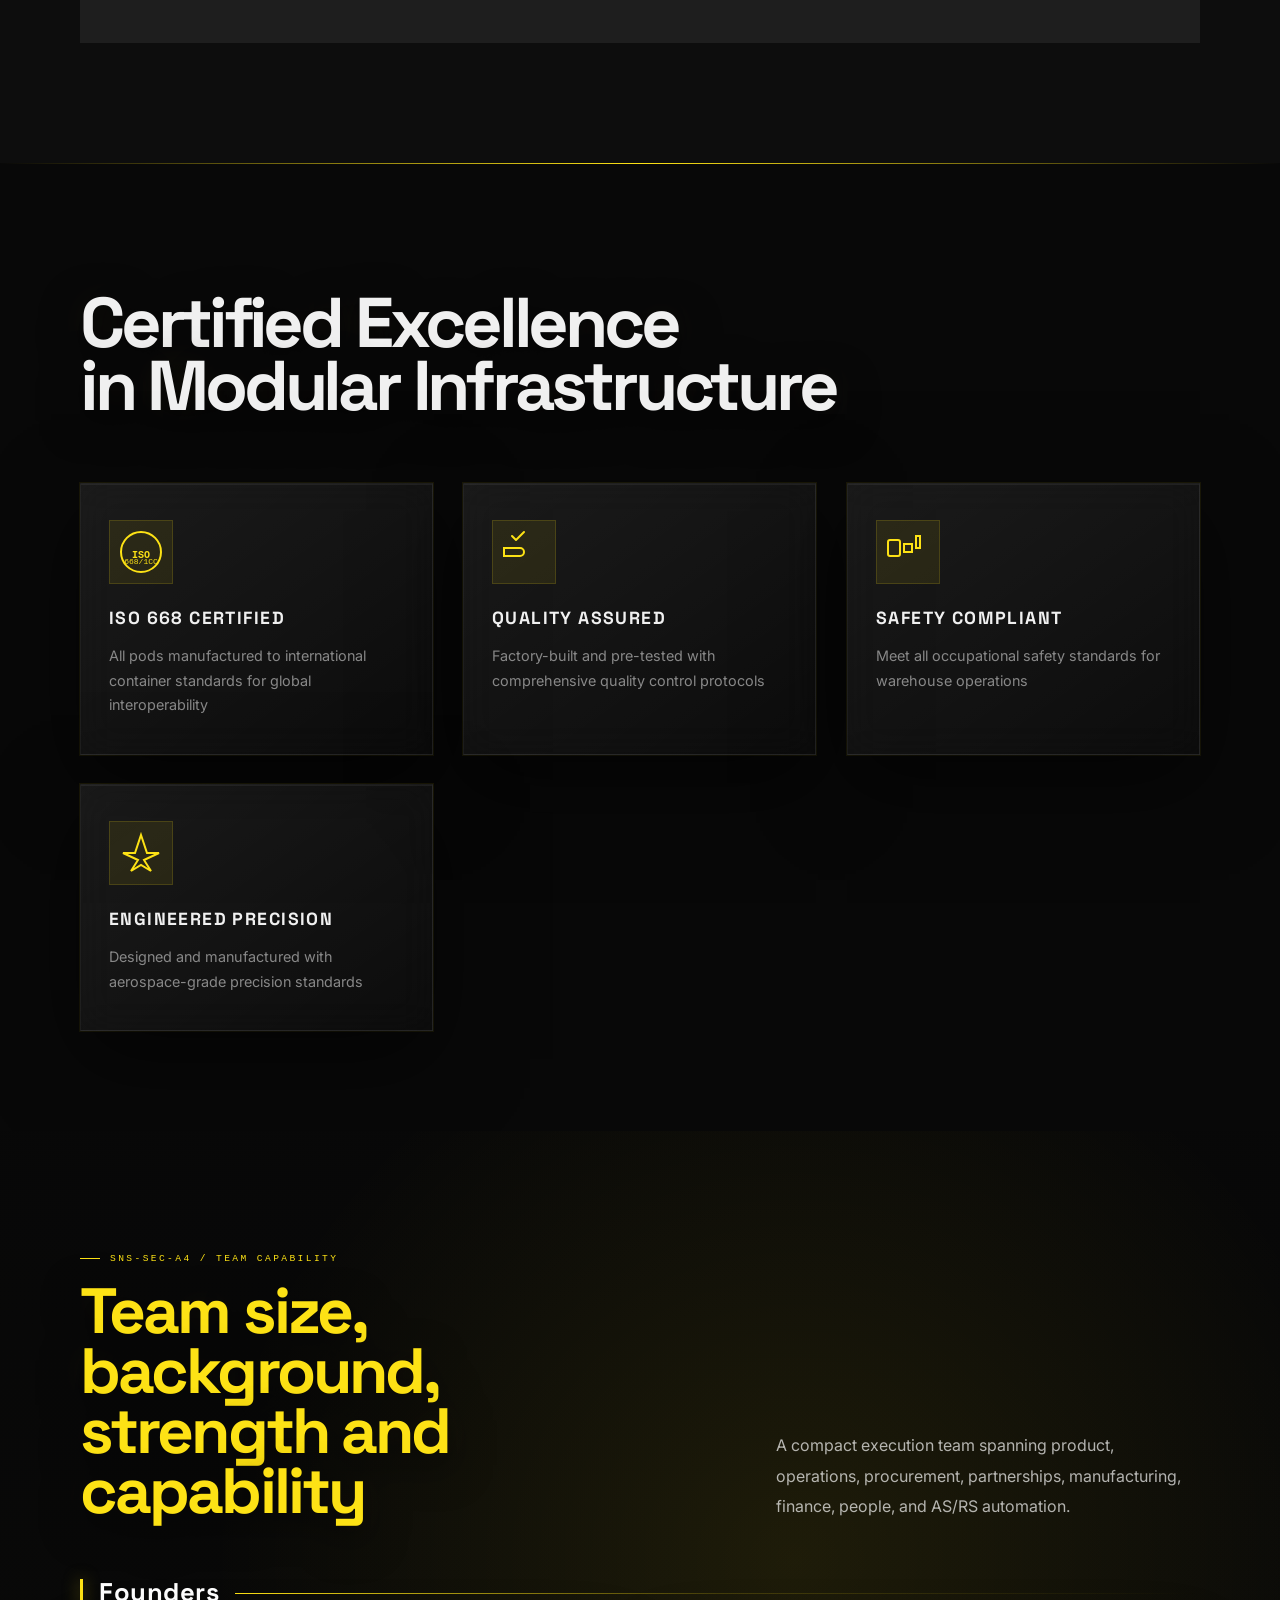
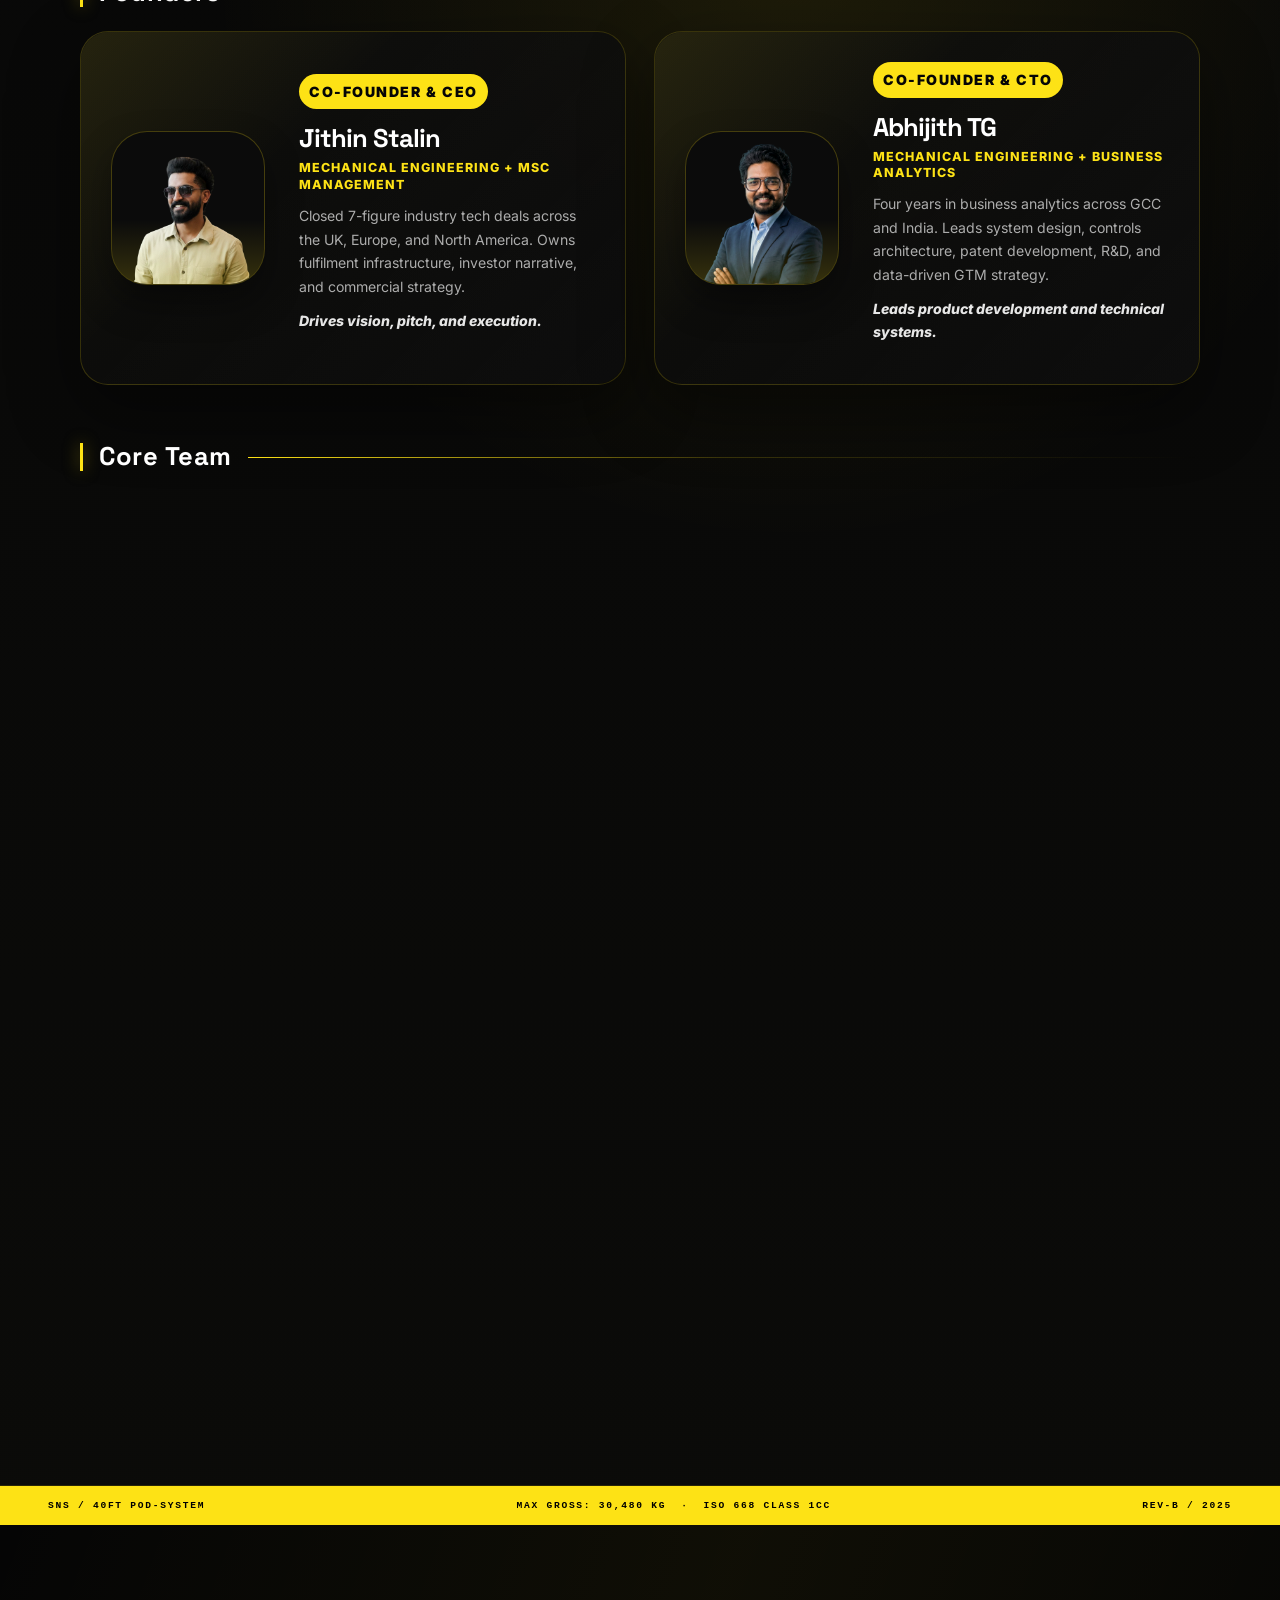
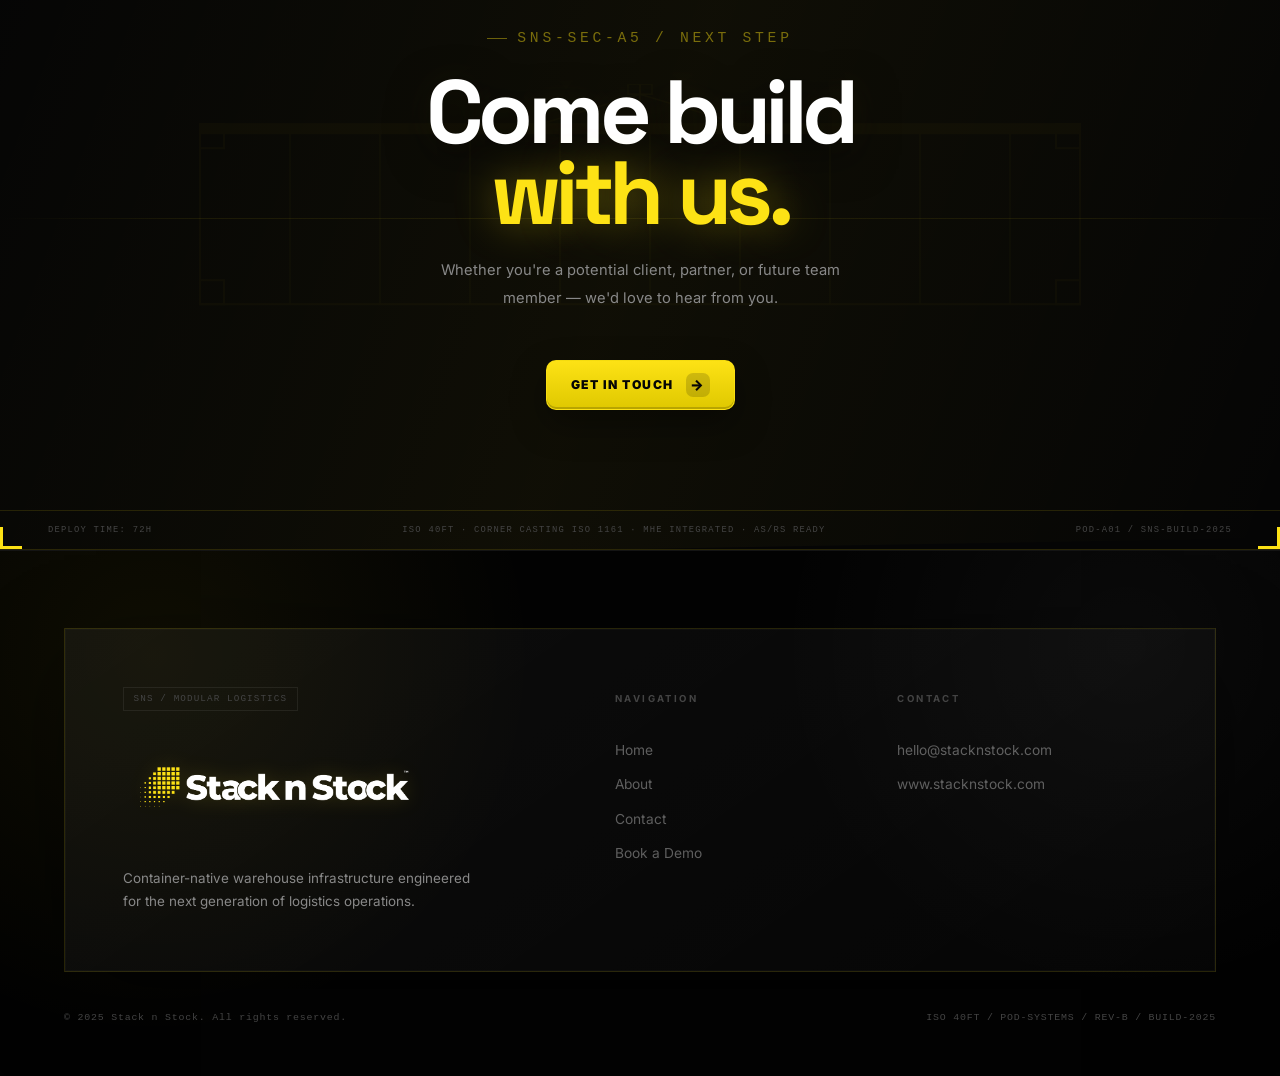
<file: about.html>
<!-- /about.html -->
<!doctype html>
<html lang="en">
  <head>
    <meta charset="UTF-8" />
    <meta name="viewport" content="width=device-width, initial-scale=1.0" />
    <meta name="theme-color" content="#080808" />
    <title>About — Stack n Stock</title>
    <meta
      name="description"
      content="The story behind Stack n Stock — modular, portable, scalable container-native warehouse infrastructure."
    />
    <link rel="stylesheet" href="assets/css/design-framework.css" />
    <link rel="stylesheet" href="assets/css/style.css" />
  </head>
  <body>
    <div id="cursor" aria-hidden="true"></div>
    <div id="cursor-ring" aria-hidden="true"></div>

    <div id="page-loader" aria-hidden="true">
      <img
        class="nav-logo"
        src="assets/img/logo.png"
        alt="Stack n Stock logo"
        width="30%"
        height="20%"
        onerror="
          this.outerHTML =
            '<span style=\'color:#FDE215;font-weight:900;font-size:1.1rem;letter-spacing:.05em;\'>STACK N STOCK</span>'
        "
      />
      <div class="loader-bar-wrap">
        <div class="loader-bar" id="loader-bar"></div>
      </div>
      <div class="loader-pct" id="loader-pct">0%</div>
    </div>

    <!-- ══ NAVBAR ══ -->
    <nav class="navbar" aria-label="Main navigation">
      <!-- Logo: Desktop 160x32px | Mobile 140x28px | Clearspace ≥8px -->
      <a href="index.html" aria-label="Stack n Stock home">
        <img
          class="nav-logo"
          src="assets/img/logo.png"
          alt="Stack n Stock logo"
          width="160"
          height="100%"
          onerror="
            this.outerHTML =
              '<span style=\'color:#FDE215;font-weight:900;font-size:1.1rem;letter-spacing:.05em;\'>STACK N STOCK</span>'
          "
        />
      </a>
      <button
        class="hamburger"
        id="hamburger"
        aria-label="Toggle navigation"
        aria-expanded="false"
        aria-controls="nav-links"
      >
        <span></span><span></span><span></span>
      </button>
      <ul class="nav-links" id="nav-links" role="list">
        <li><a href="index.html">Home</a></li>
        <li><a href="about.html">About</a></li>
        <li><a href="contact.html">Contact</a></li>
        <li><a href="contact.html" class="nav-cta">Book a Demo</a></li>
      </ul>
    </nav>

    <!-- ══ PAGE HERO ══ -->
    <section class="page-hero" aria-labelledby="about-h1">
      <div class="page-hero-inner">
        <div
          class="iso-label"
          style="
            color: rgba(253, 226, 21, 0.5);
            border-color: rgba(253, 226, 21, 0.15);
          "
        >
          SNS-ABOUT / POD-TEAM / REV-B
        </div>
        <h1 id="about-h1">Built for the<br /><span>next warehouse.</span></h1>
        <p>
          Founded on the belief that the 40-foot shipping container is the most
          proven, scalable, and portable unit of infrastructure ever made. We
          put it to work for modern logistics.
        </p>
      </div>
    </section>

    <!-- TICKER -->
    <div class="ticker" aria-hidden="true">
      <div class="ticker-inner">
        <span>Modular</span><span class="ticker-sep">◆</span>
        <span>Portable</span><span class="ticker-sep">◆</span>
        <span>Scalable</span><span class="ticker-sep">◆</span>
        <span>Container-Native Engineering</span
        ><span class="ticker-sep">◆</span> <span>ISO 668 Standard</span
        ><span class="ticker-sep">◆</span> <span>Zero Capital Write-Down</span
        ><span class="ticker-sep">◆</span> <span>Relocatable Assets</span
        ><span class="ticker-sep">◆</span> <span>Modular</span
        ><span class="ticker-sep">◆</span> <span>Portable</span
        ><span class="ticker-sep">◆</span> <span>Scalable</span
        ><span class="ticker-sep">◆</span>
        <span>Container-Native Engineering</span
        ><span class="ticker-sep">◆</span> <span>ISO 668 Standard</span
        ><span class="ticker-sep">◆</span> <span>Zero Capital Write-Down</span
        ><span class="ticker-sep">◆</span> <span>Relocatable Assets</span
        ><span class="ticker-sep">◆</span>
      </div>
    </div>

    <!-- ══ BRAND STORY ══ -->
    <section class="story-section">
      <div class="section-inner">
        <div class="story-grid">
          <div class="story-text reveal-left">
            <p class="section-label">SNS-SEC-A1 / Story</p>
            <h2 class="section-title" style="margin-bottom: 28px">
              Why we<br />built this
            </h2>
            <p>
              Traditional warehousing is a capital trap. You build, you're
              stuck. Demand shifts, you can't move. Leases expire, you write off
              millions in bespoke fit-out. Stack n Stock was born from
              frustration with that model.
            </p>
            <div class="story-pullquote">
              <p>
                "Infrastructure should behave like the supply chains it serves:
                responsive, lean, and relocatable."
              </p>
            </div>
            <p>
              We engineer each pod at our manufacturing facility to ISO 668
              standards, integrating power, data, racking, MHE, and automation
              before a single unit leaves the factory floor. Clients receive a
              live, operational system — not a construction project.
            </p>
            <p>
              From a single staging pod for a manufacturer's shop floor to a
              multi-pod AS/RS hub serving thousands of e-commerce orders per
              day, the unit of deployment is always the same: the pod.
            </p>
          </div>

          <div class="reveal-right">
            <div class="spec-card bracket-card">
              <div class="spec-header">
                <span>CONTAINER SPECIFICATION</span>
                <span>ISO 668 / 1CC</span>
              </div>
              <div class="spec-body">
                <div class="spec-row">
                  <span class="spec-key">Length</span
                  ><span class="spec-val">12,192 mm</span>
                </div>
                <div class="spec-row">
                  <span class="spec-key">Width</span
                  ><span class="spec-val">2,438 mm</span>
                </div>
                <div class="spec-row">
                  <span class="spec-key">Height (std)</span
                  ><span class="spec-val">2,591 mm</span>
                </div>
                <div class="spec-row">
                  <span class="spec-key">Max Gross Mass</span
                  ><span class="spec-val">30,480 kg</span>
                </div>
                <div class="spec-row">
                  <span class="spec-key">Stacking (max)</span
                  ><span class="spec-val">9 high</span>
                </div>
                <div class="spec-row">
                  <span class="spec-key">Corner Casting</span
                  ><span class="spec-val">ISO 1161</span>
                </div>
                <div class="spec-row">
                  <span class="spec-key">Racking System</span
                  ><span class="spec-val">Adjustable / AS-RS</span>
                </div>
                <div class="spec-row">
                  <span class="spec-key">Power</span
                  ><span class="spec-val">Single / 3-Phase</span>
                </div>
                <div class="spec-row">
                  <span class="spec-key">Data</span
                  ><span class="spec-val">Cat6A / Fibre</span>
                </div>
                <div class="spec-row">
                  <span class="spec-key">Build Standard</span
                  ><span class="spec-val">Factory Commissioned</span>
                </div>
              </div>
            </div>

            <!-- stats mini -->
            <div
              style="
                display: grid;
                grid-template-columns: 1fr 1fr;
                gap: 1px;
                background: rgba(255, 255, 255, 0.07);
                margin-top: 1px;
              "
            >
              <div style="background: var(--surface); padding: 28px 24px">
                <div
                  style="
                    font-family: &quot;Bebas Neue&quot;, sans-serif;
                    font-size: 3rem;
                    color: var(--yellow);
                    line-height: 1;
                    margin-bottom: 4px;
                  "
                >
                  72H
                </div>
                <div
                  style="
                    font-size: 0.68rem;
                    color: var(--muted);
                    text-transform: uppercase;
                    letter-spacing: 0.08em;
                  "
                >
                  Deploy Time
                </div>
              </div>
              <div style="background: var(--surface); padding: 28px 24px">
                <div
                  style="
                    font-family: &quot;Bebas Neue&quot;, sans-serif;
                    font-size: 3rem;
                    color: var(--yellow);
                    line-height: 1;
                    margin-bottom: 4px;
                  "
                >
                  0
                </div>
                <div
                  style="
                    font-size: 0.68rem;
                    color: var(--muted);
                    text-transform: uppercase;
                    letter-spacing: 0.08em;
                  "
                >
                  Permits Required
                </div>
              </div>
            </div>
          </div>
        </div>
      </div>
    </section>

    <!-- ══ WHY CONTAINERS ══ -->
    <section class="logic-section">
      <div class="section-inner">
        <p class="section-label reveal">SNS-SEC-A2 / Engineering Logic</p>
        <h2 class="section-title reveal d1">
          The 40-foot<br />container logic
        </h2>
        <div class="stack-modules">
          <div class="stack-module reveal d1">
            <div class="stack-module-num">SPEC-01</div>
            <div>
              <h3>Universal Standard</h3>
              <p>
                ISO 668 Class 1C containers share identical corner-casting
                geometry across every port, rail yard, and truck chassis on
                earth. Our pods inherit this interoperability — they travel on
                standard equipment and fit standard cranes without special
                permits.
              </p>
            </div>
          </div>
          <div class="stack-module reveal d2">
            <div class="stack-module-num">SPEC-02</div>
            <div>
              <h3>Structural Integrity</h3>
              <p>
                A standard 40-ft container carries up to 30,480 kg and stacks
                9-high. That structural headroom means we can install dense
                racking, conveyors, and AS/RS machinery without compromising pod
                integrity or requiring civil groundwork.
              </p>
            </div>
          </div>
          <div class="stack-module reveal d3">
            <div class="stack-module-num">SPEC-03</div>
            <div>
              <h3>Rapid Logistics</h3>
              <p>
                Because our pods conform to ISO container profiles, they can be
                moved via existing freight infrastructure — flatbed trucks,
                rail, and ship — without oversize load permits. Your warehouse
                follows your business wherever it grows.
              </p>
            </div>
          </div>
          <div class="stack-module reveal d4">
            <div class="stack-module-num">SPEC-04</div>
            <div>
              <h3>Modular Composition</h3>
              <p>
                40-ft pods interlock end-to-end or side-by-side. Two pods form
                an 80-ft aisle. Four pods form a 2×2 picking matrix with
                internal connecting openings. The geometry scales predictably —
                no custom engineering for each new layout.
              </p>
            </div>
          </div>
        </div>
      </div>
    </section>

    <!-- ══ VALUES ══ -->
    <section class="values-section">
      <div class="section-inner">
        <p class="section-label reveal">SNS-SEC-A3 / Principles</p>
        <h2 class="section-title reveal d1">What we<br />stand for</h2>
        <div class="values-grid">
          <div class="value-item bracket-card reveal d1">
            <div class="value-icon">
              <!-- Scalability: expanding grid -->
              <svg width="22" height="22" viewBox="0 0 22 22" fill="none" xmlns="http://www.w3.org/2000/svg" aria-hidden="true">
                <rect x="1" y="1" width="8" height="8" stroke="#FDE215" stroke-width="1.5"/>
                <rect x="13" y="1" width="8" height="8" stroke="#FDE215" stroke-width="1.5"/>
                <rect x="1" y="13" width="8" height="8" stroke="#FDE215" stroke-width="1.5"/>
                <rect x="13" y="13" width="8" height="8" stroke="#FDE215" stroke-width="1.5"/>
                <line x1="9" y1="5" x2="13" y2="5" stroke="#FDE215" stroke-width="1.5"/>
                <line x1="9" y1="17" x2="13" y2="17" stroke="#FDE215" stroke-width="1.5"/>
                <line x1="5" y1="9" x2="5" y2="13" stroke="#FDE215" stroke-width="1.5"/>
                <line x1="17" y1="9" x2="17" y2="13" stroke="#FDE215" stroke-width="1.5"/>
              </svg>
            </div>
            <h3>Scalability</h3>
            <p>
              Every system decision is made with scale in mind. Adding capacity
              means ordering another pod — not redesigning your facility.
            </p>
          </div>
          <div class="value-item bracket-card reveal d2">
            <div class="value-icon">
              <!-- Futuristic: circuit / tech nodes -->
              <svg width="22" height="22" viewBox="0 0 22 22" fill="none" xmlns="http://www.w3.org/2000/svg" aria-hidden="true">
                <circle cx="11" cy="11" r="2.5" stroke="#FDE215" stroke-width="1.5"/>
                <circle cx="3" cy="4" r="1.5" stroke="#FDE215" stroke-width="1.2"/>
                <circle cx="19" cy="4" r="1.5" stroke="#FDE215" stroke-width="1.2"/>
                <circle cx="3" cy="18" r="1.5" stroke="#FDE215" stroke-width="1.2"/>
                <circle cx="19" cy="18" r="1.5" stroke="#FDE215" stroke-width="1.2"/>
                <line x1="4.5" y1="4.5" x2="9" y2="9" stroke="#FDE215" stroke-width="1"/>
                <line x1="17.5" y1="4.5" x2="13" y2="9" stroke="#FDE215" stroke-width="1"/>
                <line x1="4.5" y1="17.5" x2="9" y2="13" stroke="#FDE215" stroke-width="1"/>
                <line x1="17.5" y1="17.5" x2="13" y2="13" stroke="#FDE215" stroke-width="1"/>
              </svg>
            </div>
            <h3>Futuristic</h3>
            <p>
              We integrate AS/RS, WMS connectivity, and sensor infrastructure as
              standard — ready for automation today and tomorrow.
            </p>
          </div>
          <div class="value-item bracket-card reveal d3">
            <div class="value-icon">
              <!-- Portability: container with movement arrow -->
              <svg width="22" height="22" viewBox="0 0 22 22" fill="none" xmlns="http://www.w3.org/2000/svg" aria-hidden="true">
                <rect x="1" y="7" width="15" height="9" stroke="#FDE215" stroke-width="1.5"/>
                <line x1="5" y1="7" x2="5" y2="16" stroke="#FDE215" stroke-width="1" opacity="0.6"/>
                <line x1="9" y1="7" x2="9" y2="16" stroke="#FDE215" stroke-width="1" opacity="0.6"/>
                <line x1="13" y1="7" x2="13" y2="16" stroke="#FDE215" stroke-width="1" opacity="0.6"/>
                <line x1="18" y1="11.5" x2="21" y2="11.5" stroke="#FDE215" stroke-width="1.5"/>
                <polyline points="19,9 21,11.5 19,14" stroke="#FDE215" stroke-width="1.5" fill="none"/>
              </svg>
            </div>
            <h3>Portability</h3>
            <p>
              No asset should be stranded. Our pods are designed to move with
              your business across cities, countries, and supply chain
              configurations.
            </p>
          </div>
          <div class="value-item bracket-card reveal d4">
            <div class="value-icon">
              <!-- Growth: ascending bar chart -->
              <svg width="22" height="22" viewBox="0 0 22 22" fill="none" xmlns="http://www.w3.org/2000/svg" aria-hidden="true">
                <line x1="1" y1="20" x2="21" y2="20" stroke="#FDE215" stroke-width="1.5"/>
                <rect x="2" y="13" width="4" height="7" stroke="#FDE215" stroke-width="1.5"/>
                <rect x="9" y="8" width="4" height="12" stroke="#FDE215" stroke-width="1.5"/>
                <rect x="16" y="3" width="4" height="17" stroke="#FDE215" stroke-width="1.5"/>
                <polyline points="4,12 11,7 18,2" stroke="#FDE215" stroke-width="1" stroke-dasharray="2,2" opacity="0.5"/>
              </svg>
            </div>
            <h3>Growth</h3>
            <p>
              We grow when our clients grow. Our commercial model is structured
              to align pod deployment with operational expansion milestones.
            </p>
          </div>
        </div>
      </div>
    </section>

    <!-- ══ CERTIFICATIONS ══ -->
    <section class="certifications-section">
        <div class="section-inner">
            <p class="section-label reveal">SNS-SEC-A3 / Trust & Compliance</p>
            <h2 class="section-title reveal d1">
                Certified Excellence<br />in Modular Infrastructure
            </h2>
            <div class="certifications-grid">
                <div class="cert-card bracket-card reveal d1">
                    <div class="cert-icon">
                        <!-- ISO Standard Icon -->
                        <svg width="48" height="48" viewBox="0 0 48 48" fill="none" xmlns="http://www.w3.org/2000/svg">
                            <circle cx="24" cy="24" r="20" stroke="#FDE215" stroke-width="2"/>
                            <text x="24" y="30" font-family="var(--mono)" font-size="10" text-anchor="middle" fill="#FDE215" font-weight="600">ISO</text>
                            <text x="24" y="36" font-family="var(--mono)" font-size="8" text-anchor="middle" fill="#FDE215">668/1CC</text>
                        </svg>
                    </div>
                    <h3>ISO 668 Certified</h3>
                    <p>All pods manufactured to international container standards for global interoperability</p>
                </div>
                <div class="cert-card bracket-card reveal d2">
                    <div class="cert-icon">
                        <!-- Quality Management Icon -->
                        <svg width="48" height="48" viewBox="0 0 48 48" fill="none" xmlns="http://www.w3.org/2000/svg">
                            <path d="M12 8l4 4 8-8" stroke="#FDE215" stroke-width="2" stroke-linecap="round" stroke-linejoin="round"/>
                            <path d="M4 20h16a4 4 0 010 8H4z" stroke="#FDE215" stroke-width="2" fill="none"/>
                        </svg>
                    </div>
                    <h3>Quality Assured</h3>
                    <p>Factory-built and pre-tested with comprehensive quality control protocols</p>
                </div>
                <div class="cert-card bracket-card reveal d3">
                    <div class="cert-icon">
                        <!-- Safety Compliance Icon -->
                        <svg width="48" height="48" viewBox="0 0 48 48" fill="none" xmlns="http://www.w3.org/2000/svg">
                            <path d="M6 12h8a2 2 0 012 2v12a2 2 0 01-2 2H6a2 2 0 01-2-2V14a2 2 0 012-2zm22 4h-8v8h8v-8zm4-8v12h4V8h-4z" stroke="#FDE215" stroke-width="2" fill="none"/>
                        </svg>
                    </div>
                    <h3>Safety Compliant</h3>
                    <p>Meet all occupational safety standards for warehouse operations</p>
                </div>
                <div class="cert-card bracket-card reveal d4">
                    <div class="cert-icon">
                        <!-- Engineering Excellence Icon -->
                        <svg width="48" height="48" viewBox="0 0 48 48" fill="none" xmlns="http://www.w3.org/2000/svg">
                            <polygon points="24,6 30,24 42,24 27,31 34,42 24,36 14,42 21,31 6,24 18,24" stroke="#FDE215" stroke-width="2" fill="none"/>
                        </svg>
                    </div>
                    <h3>Engineered Precision</h3>
                    <p>Designed and manufactured with aerospace-grade precision standards</p>
                </div>
            </div>
        </div>
    </section>

    <!-- ══ TEAM CAPABILITY ══ -->
    <section class="team-capability-section refined-team-section" id="team">
      <div class="section-inner">
        <p class="section-label reveal">SNS-SEC-A4 / Team Capability</p>
        <div class="team-section-head reveal d1">
          <h2 class="section-title">Team size, background,<br />strength and capability</h2>
          <p>
            A compact execution team spanning product, operations, procurement,
            partnerships, manufacturing, finance, people, and AS/RS automation.
          </p>
        </div>

        <div class="team-subhead reveal d1"><span>Founders</span></div>
        <div class="founders-grid founders-grid-refined">
          <article class="founder-card founder-profile reveal d1" data-tilt>
            <div class="team-photo-wrap founder-photo">
              <img src="assets/img/team/jithin-stalin.png" alt="Jithin Stalin" loading="lazy" />
            </div>
            <div class="team-info">
              <p class="team-tag">Co-founder &amp; CEO</p>
              <h3>Jithin Stalin</h3>
              <p class="role">Mechanical Engineering + MSc Management</p>
              <p>
                Closed 7-figure industry tech deals across the UK, Europe, and
                North America. Owns fulfilment infrastructure, investor narrative,
                and commercial strategy.
              </p>
              <p class="team-emphasis">Drives vision, pitch, and execution.</p>
            </div>
          </article>

          <article class="founder-card founder-profile reveal d2" data-tilt>
            <div class="team-photo-wrap founder-photo">
              <img src="assets/img/team/abhijith-tg.png" alt="Abhijith TG" loading="lazy" />
            </div>
            <div class="team-info">
              <p class="team-tag">Co-founder &amp; CTO</p>
              <h3>Abhijith TG</h3>
              <p class="role">Mechanical Engineering + Business Analytics</p>
              <p>
                Four years in business analytics across GCC and India. Leads
                system design, controls architecture, patent development, R&amp;D,
                and data-driven GTM strategy.
              </p>
              <p class="team-emphasis">Leads product development and technical systems.</p>
            </div>
          </article>
        </div>

        <div class="team-subhead reveal d1"><span>Core Team</span></div>
        <div class="core-team-grid core-team-grid-refined">
          <article class="core-team-card team-person reveal d1" data-tilt>
            <div class="team-photo-wrap"><img src="assets/img/team/suryajith-km.png" alt="Suryajith KM" loading="lazy" /></div>
            <h3>Suryajith KM</h3>
            <p class="role">Commercials &amp; Partnerships Lead</p>
            <p>Ex-Data Analyst &amp; Solutions Architect, Cognizant · Computer Science Engineer, TKMCE</p>
          </article>
          <article class="core-team-card team-person reveal d2" data-tilt>
            <div class="team-photo-wrap"><img src="assets/img/team/abhinand.png" alt="Abhinand" loading="lazy" /></div>
            <h3>Abhinand</h3>
            <p class="role">Procurement Lead &amp; IT Management</p>
            <p>BSc Computer Science · Procurement workflows, IT systems, and execution support</p>
          </article>
          <article class="core-team-card team-person reveal d3" data-tilt>
            <div class="team-photo-wrap"><img src="assets/img/team/jazeel-muhammed.png" alt="Jazeel Muhammed" loading="lazy" /></div>
            <h3>Jazeel Muhammed</h3>
            <p class="role">Operations Head</p>
            <p>Ex Research Associate, IIT Bombay · Mechanical Engineer, TKMCE</p>
          </article>
          <article class="core-team-card team-person reveal d4" data-tilt>
            <div class="team-photo-wrap"><img src="assets/img/team/amina-jubair.png" alt="Amina Jubair" loading="lazy" /></div>
            <h3>Amina Jubair</h3>
            <p class="role">People &amp; Projects Lead</p>
            <p>Civil Engineer, CET · Project experience, Galaxy Builders</p>
          </article>
          <article class="core-team-card team-person reveal d1" data-tilt>
            <div class="team-photo-wrap"><img src="assets/img/team/joseph-george.png" alt="Joseph George" loading="lazy" /></div>
            <h3>Joseph George</h3>
            <p class="role">Growth &amp; Finance Lead</p>
            <p>Strategy experience, Verdatum AI · Electronics Engineer, TKMCE</p>
          </article>
          <article class="core-team-card team-person reveal d2" data-tilt>
            <div class="team-photo-wrap"><img src="assets/img/team/siva-sankar.png" alt="Siva Sankar" loading="lazy" /></div>
            <h3>Siva Sankar</h3>
            <p class="role">Manufacturing &amp; SCM Lead</p>
            <p>Ex-BPCL GET Apprentice · Mechanical Engineer, TKMCE</p>
          </article>
          <article class="core-team-card team-person reveal d3" data-tilt>
            <div class="team-photo-wrap"><img src="assets/img/team/saravana-b.png" alt="Saravana B" loading="lazy" /></div>
            <h3>Saravana B</h3>
            <p class="role">AS/RS Lead</p>
            <p>Ex-Senior Mechanical Design Engineer, Bastian Solutions, now Toyota Automated Logistics</p>
          </article>
        </div>
      </div>
    </section>

    <!-- ══ CTA ══ -->
    <section class="cta-section">
      <!-- Corner castings -->
      <div class="cta-casting tl" aria-hidden="true"></div>
      <div class="cta-casting tr" aria-hidden="true"></div>
      <div class="cta-casting bl" aria-hidden="true"></div>
      <div class="cta-casting br" aria-hidden="true"></div>
      <div class="cta-rail" aria-hidden="true"></div>
      <!-- Top ISO label stripe -->
      <div class="cta-container-stripe" aria-hidden="true">
        <span>SNS / 40FT POD-SYSTEM</span>
        <span>MAX GROSS: 30,480 KG &nbsp;·&nbsp; ISO 668 CLASS 1CC</span>
        <span>REV-B / 2025</span>
      </div>
      <!-- Ghost container watermark -->
      <div class="cta-watermark" aria-hidden="true">
        <svg width="900" height="260" viewBox="0 0 900 260" fill="none" xmlns="http://www.w3.org/2000/svg">
          <rect x="10" y="40" width="880" height="180" stroke="#FDE215" stroke-width="2"/>
          <rect x="10" y="40" width="24" height="24" stroke="#FDE215" stroke-width="2"/>
          <rect x="866" y="40" width="24" height="24" stroke="#FDE215" stroke-width="2"/>
          <rect x="10" y="196" width="24" height="24" stroke="#FDE215" stroke-width="2"/>
          <rect x="866" y="196" width="24" height="24" stroke="#FDE215" stroke-width="2"/>
          <line x1="100" y1="40" x2="100" y2="220" stroke="#FDE215" stroke-width="1.5"/>
          <line x1="190" y1="40" x2="190" y2="220" stroke="#FDE215" stroke-width="1.5"/>
          <line x1="280" y1="40" x2="280" y2="220" stroke="#FDE215" stroke-width="1.5"/>
          <line x1="370" y1="40" x2="370" y2="220" stroke="#FDE215" stroke-width="1.5"/>
          <line x1="460" y1="40" x2="460" y2="220" stroke="#FDE215" stroke-width="1.5"/>
          <line x1="550" y1="40" x2="550" y2="220" stroke="#FDE215" stroke-width="1.5"/>
          <line x1="640" y1="40" x2="640" y2="220" stroke="#FDE215" stroke-width="1.5"/>
          <line x1="730" y1="40" x2="730" y2="220" stroke="#FDE215" stroke-width="1.5"/>
          <line x1="820" y1="40" x2="820" y2="220" stroke="#FDE215" stroke-width="1.5"/>
          <rect x="10" y="40" width="880" height="10" fill="#FDE215"/>
          <line x1="450" y1="0" x2="450" y2="40" stroke="#FDE215" stroke-width="2"/>
          <line x1="350" y1="40" x2="450" y2="10" stroke="#FDE215" stroke-width="1.5"/>
          <line x1="550" y1="40" x2="450" y2="10" stroke="#FDE215" stroke-width="1.5"/>
          <rect x="438" y="0" width="24" height="10" stroke="#FDE215" stroke-width="1.5"/>
        </svg>
      </div>
      <div class="cta-inner reveal">
        <p class="section-label">SNS-SEC-A5 / Next Step</p>
        <h2>Come build<br /><span>with us.</span></h2>
        <p>
          Whether you're a potential client, partner, or future team member —
          we'd love to hear from you.
        </p>
        <a href="contact.html" class="btn-primary">Get in Touch</a>
      </div>
      <div class="cta-container-base" aria-hidden="true">
        <span>DEPLOY TIME: 72H</span>
        <span>ISO 40FT · CORNER CASTING ISO 1161 · MHE INTEGRATED · AS/RS READY</span>
        <span>POD-A01 / SNS-BUILD-2025</span>
      </div>
    </section>

    <!-- ══ FOOTER ══ -->
    <footer>
      <div class="footer-top">
        <div>
          <div class="iso-label">SNS / MODULAR LOGISTICS</div>
          <img
            class="nav-logo"
            src="assets/img/logo.png"
            alt="Stack n Stock logo"
            width="70%"
            height="60%"
            onerror="
              this.outerHTML =
                '<span style=\'color:#FDE215;font-weight:900;font-size:1.1rem;letter-spacing:.05em;\'>STACK N STOCK</span>'
            "
          />

          <p class="footer-tagline">
            Container-native warehouse infrastructure engineered for the next
            generation of logistics operations.
          </p>
        </div>
        <div class="footer-col">
          <h4>Navigation</h4>
          <ul class="footer-links">
            <li><a href="index.html">Home</a></li>
            <li><a href="about.html">About</a></li>
            <li><a href="contact.html">Contact</a></li>
            <li><a href="contact.html">Book a Demo</a></li>
          </ul>
        </div>
        <div class="footer-col">
          <h4>Contact</h4>
          <ul class="footer-links">
            <li>
              <a href="mailto:hello@stacknstock.com">hello@stacknstock.com</a>
            </li>
            <li>
              <a href="https://www.stacknstock.com">www.stacknstock.com</a>
            </li>
          </ul>
        </div>
      </div>
      <div class="footer-bottom">
        <span class="footer-copy"
          >© 2025 Stack n Stock. All rights reserved.</span
        >
        <span class="footer-iso"
          >ISO 40FT / POD-SYSTEMS / REV-B / BUILD-2025</span
        >
      </div>
    </footer>

    <script src="assets/js/main.js" defer></script>
    <script src="assets/js/immersive3d.js" defer></script>
    <script src="assets/js/site3d.js" defer></script>
  </body>
</html>
</file>
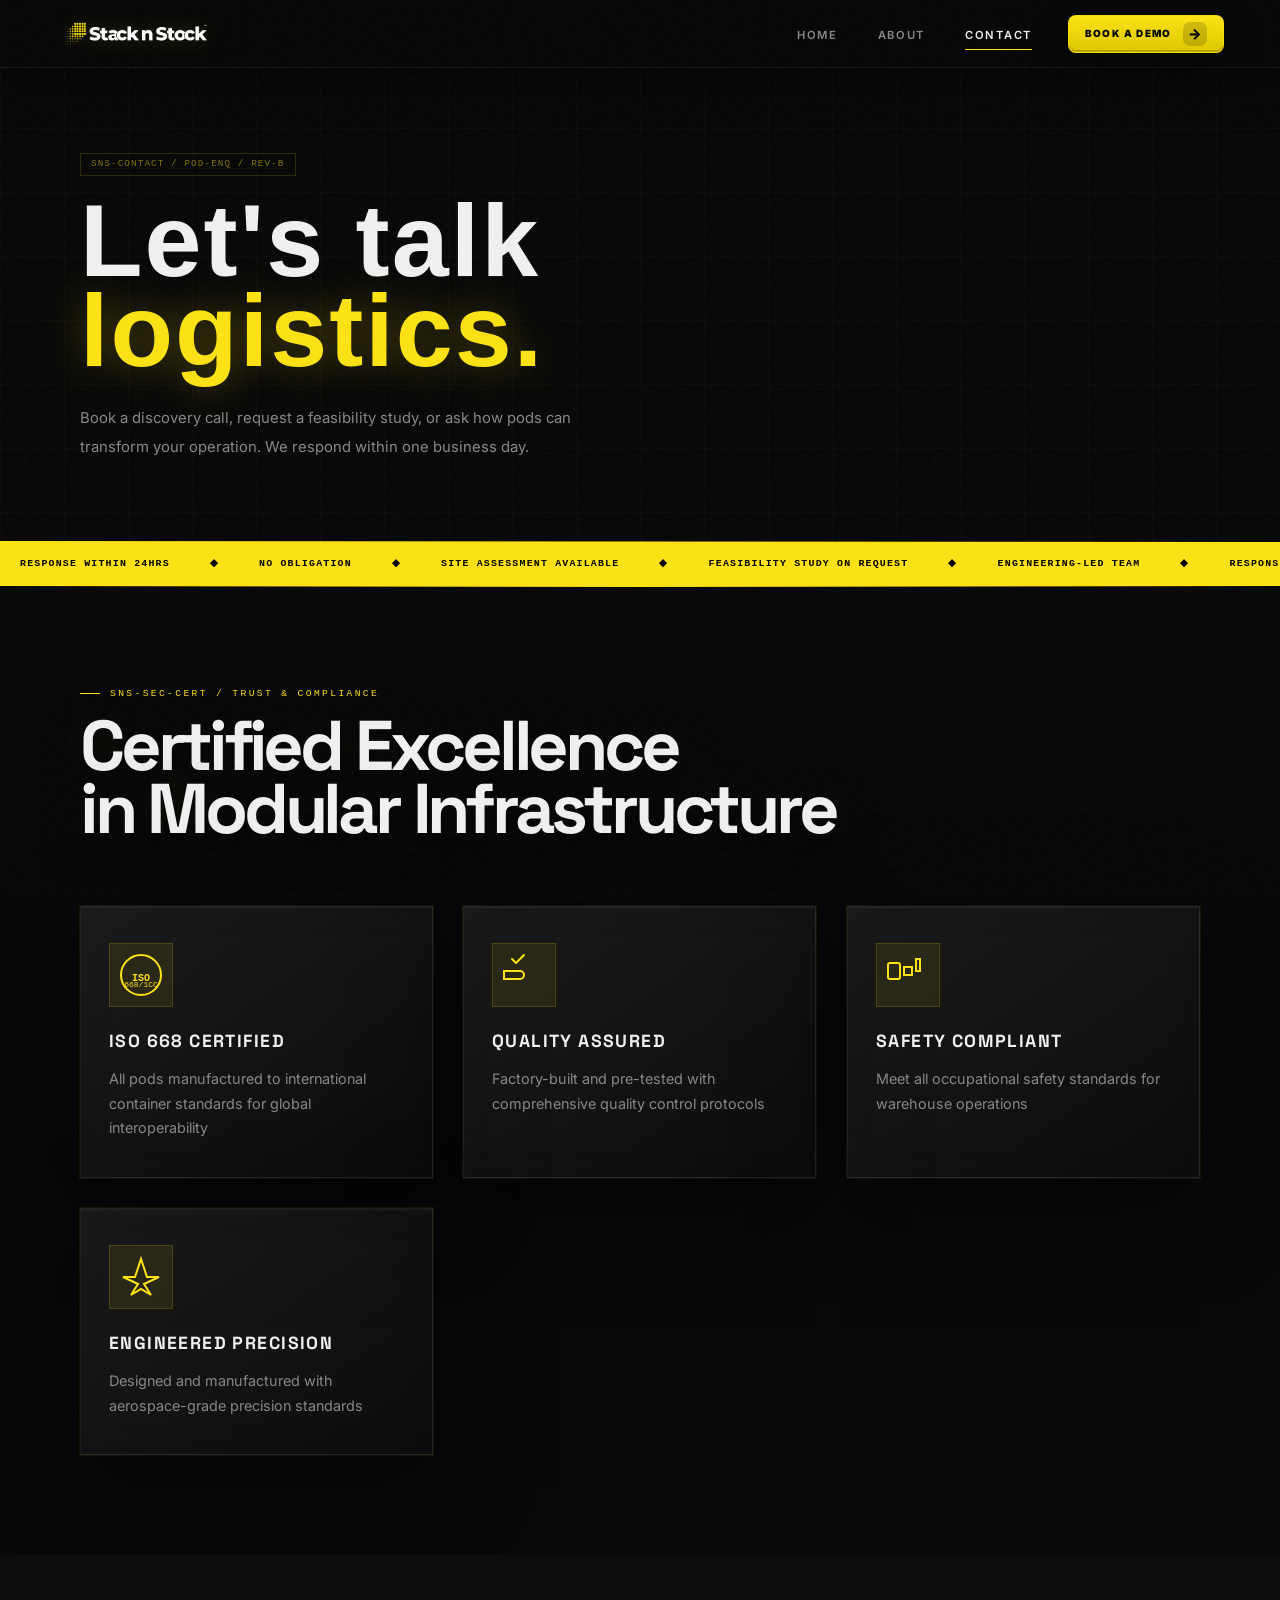
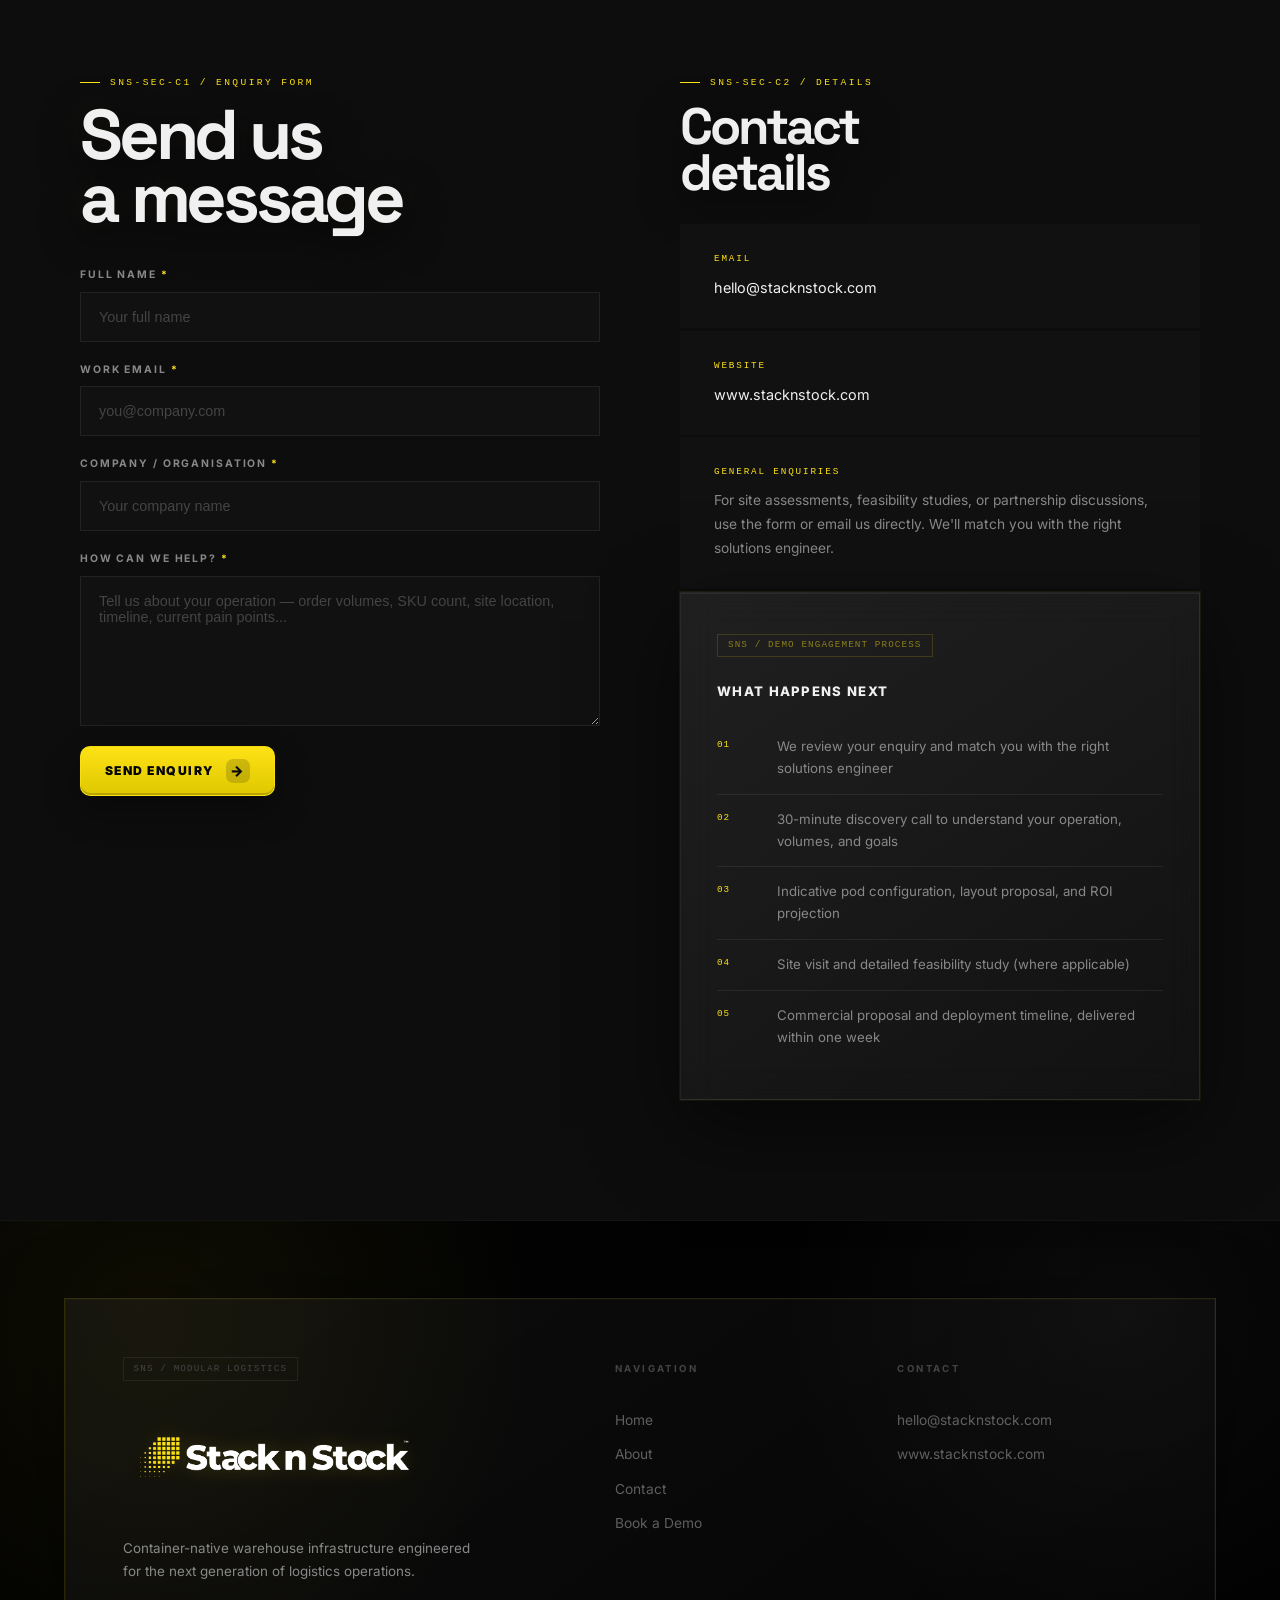
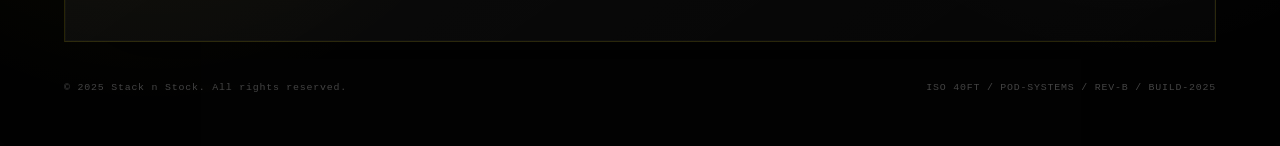
<file: contact.html>
<!-- /contact.html -->
<!doctype html>
<html lang="en">
  <head>
    <meta charset="UTF-8" />
    <meta name="viewport" content="width=device-width, initial-scale=1.0" />
    <meta name="theme-color" content="#080808" />
    <title>Contact — Stack n Stock</title>
    <meta
      name="description"
      content="Book a demo, request a feasibility study, or enquire about pod configurations. Stack n Stock responds within one business day."
    />
    <link rel="stylesheet" href="assets/css/design-framework.css" />
    <link rel="stylesheet" href="assets/css/style.css" />
  </head>
  <body>
    <div id="cursor" aria-hidden="true"></div>
    <div id="cursor-ring" aria-hidden="true"></div>

    <div id="page-loader" aria-hidden="true">
      <img
        class="nav-logo"
        src="assets/img/logo.png"
        alt="Stack n Stock logo"
        width="30%"
        height="20%"
        onerror="
          this.outerHTML =
            '<span style=\'color:#FDE215;font-weight:900;font-size:1.1rem;letter-spacing:.05em;\'>STACK N STOCK</span>'
        "
      />

      <div class="loader-bar-wrap">
        <div class="loader-bar" id="loader-bar"></div>
      </div>
      <div class="loader-pct" id="loader-pct">0%</div>
    </div>

    <!-- ══ NAVBAR ══ -->
    <nav class="navbar" aria-label="Main navigation">
      <!-- Logo: Desktop 160x32px | Mobile 140x28px | Clearspace ≥8px -->
      <a href="index.html" aria-label="Stack n Stock home">
        <img
          class="nav-logo"
          src="assets/img/logo.png"
          alt="Stack n Stock logo"
          width="160"
          height="100%"
          onerror="
            this.outerHTML =
              '<span style=\'color:#FDE215;font-weight:900;font-size:1.1rem;letter-spacing:.05em;\'>STACK N STOCK</span>'
          "
        />
      </a>
      <button
        class="hamburger"
        id="hamburger"
        aria-label="Toggle navigation"
        aria-expanded="false"
        aria-controls="nav-links"
      >
        <span></span><span></span><span></span>
      </button>
      <ul class="nav-links" id="nav-links" role="list">
        <li><a href="index.html">Home</a></li>
        <li><a href="about.html">About</a></li>
        <li><a href="contact.html">Contact</a></li>
        <li><a href="contact.html" class="nav-cta">Book a Demo</a></li>
      </ul>
    </nav>

    <!-- ══ PAGE HERO ══ -->
    <section class="page-hero" aria-labelledby="contact-h1">
      <div class="page-hero-inner">
        <div
          class="iso-label"
          style="
            color: rgba(253, 226, 21, 0.5);
            border-color: rgba(253, 226, 21, 0.15);
          "
        >
          SNS-CONTACT / POD-ENQ / REV-B
        </div>
        <h1 id="contact-h1">Let's talk<br /><span>logistics.</span></h1>
        <p>
          Book a discovery call, request a feasibility study, or ask how pods
          can transform your operation. We respond within one business day.
        </p>
      </div>
    </section>

    <!-- TICKER -->
    <div class="ticker" aria-hidden="true">
      <div class="ticker-inner">
        <span>Response within 24hrs</span><span class="ticker-sep">◆</span>
        <span>No obligation</span><span class="ticker-sep">◆</span>
        <span>Site assessment available</span><span class="ticker-sep">◆</span>
        <span>Feasibility study on request</span
        ><span class="ticker-sep">◆</span> <span>Engineering-led team</span
        ><span class="ticker-sep">◆</span> <span>Response within 24hrs</span
        ><span class="ticker-sep">◆</span> <span>No obligation</span
        ><span class="ticker-sep">◆</span> <span>Site assessment available</span
        ><span class="ticker-sep">◆</span>
        <span>Feasibility study on request</span
        ><span class="ticker-sep">◆</span> <span>Engineering-led team</span
        ><span class="ticker-sep">◆</span>
      </div>
    </div>

    <!-- ══ CERTIFICATIONS ══ -->
    <section class="certifications-section">
      <div class="section-inner">
        <p class="section-label reveal">SNS-SEC-CERT / Trust & Compliance</p>
        <h2 class="section-title reveal d1">
          Certified Excellence<br />in Modular Infrastructure
        </h2>
        <div class="certifications-grid">
          <div class="cert-card bracket-card reveal d1">
            <div class="cert-icon">
              <!-- ISO Standard Icon -->
              <svg width="48" height="48" viewBox="0 0 48 48" fill="none" xmlns="http://www.w3.org/2000/svg">
                <circle cx="24" cy="24" r="20" stroke="#FDE215" stroke-width="2"/>
                <text x="24" y="30" font-family="var(--mono)" font-size="10" text-anchor="middle" fill="#FDE215" font-weight="600">ISO</text>
                <text x="24" y="36" font-family="var(--mono)" font-size="8" text-anchor="middle" fill="#FDE215">668/1CC</text>
              </svg>
            </div>
            <h3>ISO 668 Certified</h3>
            <p>All pods manufactured to international container standards for global interoperability</p>
          </div>
          <div class="cert-card bracket-card reveal d2">
            <div class="cert-icon">
              <!-- Quality Management Icon -->
              <svg width="48" height="48" viewBox="0 0 48 48" fill="none" xmlns="http://www.w3.org/2000/svg">
                <path d="M12 8l4 4 8-8" stroke="#FDE215" stroke-width="2" stroke-linecap="round" stroke-linejoin="round"/>
                <path d="M4 20h16a4 4 0 010 8H4z" stroke="#FDE215" stroke-width="2" fill="none"/>
              </svg>
            </div>
            <h3>Quality Assured</h3>
            <p>Factory-built and pre-tested with comprehensive quality control protocols</p>
          </div>
          <div class="cert-card bracket-card reveal d3">
            <div class="cert-icon">
              <!-- Safety Compliance Icon -->
              <svg width="48" height="48" viewBox="0 0 48 48" fill="none" xmlns="http://www.w3.org/2000/svg">
                <path d="M6 12h8a2 2 0 012 2v12a2 2 0 01-2 2H6a2 2 0 01-2-2V14a2 2 0 012-2zm22 4h-8v8h8v-8zm4-8v12h4V8h-4z" stroke="#FDE215" stroke-width="2" fill="none"/>
              </svg>
            </div>
            <h3>Safety Compliant</h3>
            <p>Meet all occupational safety standards for warehouse operations</p>
          </div>
          <div class="cert-card bracket-card reveal d4">
            <div class="cert-icon">
              <!-- Engineering Excellence Icon -->
              <svg width="48" height="48" viewBox="0 0 48 48" fill="none" xmlns="http://www.w3.org/2000/svg">
                <polygon points="24,6 30,24 42,24 27,31 34,42 24,36 14,42 21,31 6,24 18,24" stroke="#FDE215" stroke-width="2" fill="none"/>
              </svg>
            </div>
            <h3>Engineered Precision</h3>
            <p>Designed and manufactured with aerospace-grade precision standards</p>
          </div>
        </div>
      </div>
    </section>

    <!-- ══ CONTACT SECTION ══ -->
    <section class="contact-section">
      <div class="section-inner">
        <div class="contact-wrap">
          <!-- Form side -->
          <div>
            <p class="section-label reveal">SNS-SEC-C1 / Enquiry Form</p>
            <h2 class="section-title reveal d1" style="margin-bottom: 36px">
              Send us<br />a message
            </h2>

            <form
              class="contact-form reveal d2"
              id="contact-form"
              novalidate
              aria-label="Contact form"
            >
              <div class="form-field">
                <label for="cf-name"
                  >Full Name
                  <span aria-hidden="true" style="color: var(--yellow)"
                    >*</span
                  ></label
                >
                <input
                  type="text"
                  id="cf-name"
                  name="name"
                  autocomplete="name"
                  placeholder="Your full name"
                  aria-required="true"
                />
                <span class="field-error" id="err-name" role="alert"
                  >Please enter your full name.</span
                >
              </div>
              <div class="form-field">
                <label for="cf-email"
                  >Work Email
                  <span aria-hidden="true" style="color: var(--yellow)"
                    >*</span
                  ></label
                >
                <input
                  type="email"
                  id="cf-email"
                  name="email"
                  autocomplete="email"
                  placeholder="you@company.com"
                  aria-required="true"
                />
                <span class="field-error" id="err-email" role="alert"
                  >Please enter a valid email address.</span
                >
              </div>
              <div class="form-field">
                <label for="cf-company"
                  >Company / Organisation
                  <span aria-hidden="true" style="color: var(--yellow)"
                    >*</span
                  ></label
                >
                <input
                  type="text"
                  id="cf-company"
                  name="company"
                  autocomplete="organization"
                  placeholder="Your company name"
                  aria-required="true"
                />
                <span class="field-error" id="err-company" role="alert"
                  >Please enter your company name.</span
                >
              </div>
              <div class="form-field">
                <label for="cf-message"
                  >How can we help?
                  <span aria-hidden="true" style="color: var(--yellow)"
                    >*</span
                  ></label
                >
                <textarea
                  id="cf-message"
                  name="message"
                  placeholder="Tell us about your operation — order volumes, SKU count, site location, timeline, current pain points..."
                  aria-required="true"
                ></textarea>
                <span class="field-error" id="err-message" role="alert"
                  >Please enter a message (at least 10 characters).</span
                >
              </div>
              <button
                type="submit"
                class="btn-primary"
                style="align-self: flex-start"
              >
                Send Enquiry
              </button>
            </form>

            <div
              class="form-success"
              id="form-success"
              role="status"
              aria-live="polite"
            >
              <h3>Transmission Received</h3>
              <p>
                Thanks for reaching out. A Stack n Stock solutions engineer will
                contact you within one business day.
              </p>
              <p
                style="
                  font-family: var(--mono);
                  font-size: 0.6rem;
                  color: var(--dim);
                  margin-top: 20px;
                  letter-spacing: 0.1em;
                "
              >
                REF: SNS-ENQ-2025 · STATUS: PENDING RESPONSE
              </p>
            </div>
          </div>

          <!-- Info side -->
          <div>
            <p class="section-label reveal">SNS-SEC-C2 / Details</p>
            <h2
              class="section-title reveal d1"
              style="font-size: clamp(2rem, 4vw, 3.5rem); margin-bottom: 28px"
            >
              Contact<br />details
            </h2>

            <div class="contact-info">
              <div class="info-block reveal d2">
                <div class="info-label">Email</div>
                <a href="mailto:hello@stacknstock.com">hello@stacknstock.com</a>
              </div>
              <div class="info-block reveal d3">
                <div class="info-label">Website</div>
                <a
                  href="https://www.stacknstock.com"
                  target="_blank"
                  rel="noopener"
                  >www.stacknstock.com</a
                >
              </div>
              <div class="info-block reveal d4">
                <div class="info-label">General Enquiries</div>
                <p>
                  For site assessments, feasibility studies, or partnership
                  discussions, use the form or email us directly. We'll match
                  you with the right solutions engineer.
                </p>
              </div>

              <div class="process-box bracket-card reveal d5">
                <div
                  class="iso-label"
                  style="
                    margin-bottom: 24px;
                    border-color: rgba(253, 226, 21, 0.15);
                    color: rgba(253, 226, 21, 0.5);
                  "
                >
                  SNS / DEMO ENGAGEMENT PROCESS
                </div>
                <div
                  style="
                    font-size: 0.82rem;
                    font-weight: 800;
                    text-transform: uppercase;
                    letter-spacing: 0.1em;
                    margin-bottom: 20px;
                    color: var(--text);
                  "
                >
                  What happens next
                </div>
                <div class="process-step">
                  <div class="ps-num">01</div>
                  <div class="ps-text">
                    We review your enquiry and match you with the right
                    solutions engineer
                  </div>
                </div>
                <div class="process-step">
                  <div class="ps-num">02</div>
                  <div class="ps-text">
                    30-minute discovery call to understand your operation,
                    volumes, and goals
                  </div>
                </div>
                <div class="process-step">
                  <div class="ps-num">03</div>
                  <div class="ps-text">
                    Indicative pod configuration, layout proposal, and ROI
                    projection
                  </div>
                </div>
                <div class="process-step">
                  <div class="ps-num">04</div>
                  <div class="ps-text">
                    Site visit and detailed feasibility study (where applicable)
                  </div>
                </div>
                <div class="process-step">
                  <div class="ps-num">05</div>
                  <div class="ps-text">
                    Commercial proposal and deployment timeline, delivered
                    within one week
                  </div>
                </div>
              </div>
            </div>
          </div>
        </div>
      </div>
    </section>

    <!-- ══ FOOTER ══ -->
    <footer>
      <div class="footer-top">
        <div>
          <div class="iso-label">SNS / MODULAR LOGISTICS</div>
          <img
            class="nav-logo"
            src="assets/img/logo.png"
            alt="Stack n Stock logo"
            width="70%"
            height="60%"
            onerror="
              this.outerHTML =
                '<span style=\'color:#FDE215;font-weight:900;font-size:1.1rem;letter-spacing:.05em;\'>STACK N STOCK</span>'
            "
          />

          <p class="footer-tagline">
            Container-native warehouse infrastructure engineered for the next
            generation of logistics operations.
          </p>
        </div>
        <div class="footer-col">
          <h4>Navigation</h4>
          <ul class="footer-links">
            <li><a href="index.html">Home</a></li>
            <li><a href="about.html">About</a></li>
            <li><a href="contact.html">Contact</a></li>
            <li><a href="contact.html">Book a Demo</a></li>
          </ul>
        </div>
        <div class="footer-col">
          <h4>Contact</h4>
          <ul class="footer-links">
            <li>
              <a href="mailto:hello@stacknstock.com">hello@stacknstock.com</a>
            </li>
            <li>
              <a href="https://www.stacknstock.com">www.stacknstock.com</a>
            </li>
          </ul>
        </div>
      </div>
      <div class="footer-bottom">
        <span class="footer-copy"
          >© 2025 Stack n Stock. All rights reserved.</span
        >
        <span class="footer-iso"
          >ISO 40FT / POD-SYSTEMS / REV-B / BUILD-2025</span
        >
      </div>
    </footer>

    <script src="assets/js/main.js" defer></script>
    <script src="assets/js/immersive3d.js" defer></script>
    <script src="assets/js/site3d.js" defer></script>
  </body>
</html>
</file>
<file: assets/css/design-framework.css>
/* Stack n Stock Local Design Framework
   Tokens, utilities, component primitives, and responsive helpers used by all pages. */
:root{
  --sns-radius-xs:6px;
  --sns-radius-sm:10px;
  --sns-radius-md:18px;
  --sns-radius-lg:28px;
  --sns-space-1:.25rem;
  --sns-space-2:.5rem;
  --sns-space-3:.75rem;
  --sns-space-4:1rem;
  --sns-space-5:1.5rem;
  --sns-space-6:2rem;
  --sns-space-7:3rem;
  --sns-space-8:4rem;
  --sns-container:min(1180px,calc(100vw - 40px));
  --sns-ease:cubic-bezier(.22,1,.36,1);
}
.sns-container{width:var(--sns-container);margin-inline:auto}.sns-grid{display:grid;gap:var(--sns-space-5)}.sns-grid-2{grid-template-columns:repeat(2,minmax(0,1fr))}.sns-grid-3{grid-template-columns:repeat(3,minmax(0,1fr))}.sns-grid-4{grid-template-columns:repeat(4,minmax(0,1fr))}.sns-stack{display:flex;flex-direction:column;gap:var(--sns-space-4)}.sns-cluster{display:flex;flex-wrap:wrap;gap:var(--sns-space-3);align-items:center}.sns-surface{background:linear-gradient(145deg,rgba(255,255,255,.07),rgba(255,255,255,.018));border:1px solid rgba(255,255,255,.08);box-shadow:0 24px 70px rgba(0,0,0,.42)}.sns-depth{transform-style:preserve-3d;perspective:1000px}.sns-chip{display:inline-flex;align-items:center;gap:.45rem;border:1px solid rgba(253,226,21,.26);background:rgba(253,226,21,.08);color:#FDE215;border-radius:999px;padding:.38rem .75rem;font:700 .68rem/1 ui-monospace,SFMono-Regular,Menlo,monospace;letter-spacing:.14em;text-transform:uppercase}.sns-text-balance{text-wrap:balance}.sns-muted{color:var(--muted,#888)}.sns-glow{box-shadow:0 0 48px rgba(253,226,21,.18)}
@media(max-width:900px){.sns-grid-2,.sns-grid-3,.sns-grid-4{grid-template-columns:1fr}.sns-container{width:min(100% - 32px,1180px)}}
</file>
<file: assets/css/style.css>
/* /assets/css/style.css */
@import url('https://fonts.googleapis.com/css2?family=Inter:wght@400;500;600;700;800;900&family=Space+Grotesk:wght@500;600;700&display=swap');

/* ══ TOKENS ══ */
:root {
  --yellow:   #FDE215;
  --yellow-d: #d4bc00;
  --yellow-g: rgba(253,226,21,0.08);
  --black:    #000000;
  --bg:       #080808;
  --bg2:      #0d0d0d;
  --surface:  #111111;
  --surface2: #161616;
  --surface3: #1c1c1c;
  --text:     #f0f0f0;
  --muted:    #888;
  --dim:      #444;
  --border:   rgba(255,255,255,0.07);
  --border-y: rgba(253,226,21,0.25);
  --mono: ui-monospace,SFMono-Regular,Menlo,Monaco,Consolas,"Courier New",monospace;
  --nav-h: 68px;
  --glow: 0 0 40px rgba(253,226,21,0.15),0 0 80px rgba(253,226,21,0.05);
  --glow-sm: 0 0 20px rgba(253,226,21,0.25);
}

*,*::before,*::after{box-sizing:border-box;margin:0;padding:0}
html{scroll-behavior:smooth;font-size:16px}
body{font-family:'Inter',system-ui,-apple-system,BlinkMacSystemFont,'Segoe UI',sans-serif;background:var(--bg);color:var(--text);line-height:1.6;overflow-x:hidden;cursor:none}

/* CURSOR */
#cursor{position:fixed;width:10px;height:10px;background:var(--yellow);border-radius:50%;pointer-events:none;z-index:9999;transform:translate(-50%,-50%);transition:width .3s,height .3s,opacity .3s;mix-blend-mode:difference}
#cursor-ring{position:fixed;width:34px;height:34px;border:1px solid rgba(253,226,21,.45);border-radius:50%;pointer-events:none;z-index:9998;transform:translate(-50%,-50%);transition:transform .12s ease,width .3s,height .3s,opacity .3s}
.cursor-grow{width:20px!important;height:20px!important}
.ring-grow{width:50px!important;height:50px!important;opacity:.5}

/* Enhanced focus styles for accessibility */
:focus-visible{
    outline: 2px solid var(--yellow);
    outline-offset: 2px;
}

/* Refined animations for better performance and purpose */
@keyframes glowPulse{
    0%,100%{box-shadow:0 0 20px rgba(253,226,21,.1);}
    50%{box-shadow:0 0 40px rgba(253,226,21,.25),0 0 80px rgba(253,226,21,.1);}
}

@keyframes float{
    0%,100%{transform:translateY(0) rotate(0deg);}
    33%{transform:translateY(-8px) rotate(.5deg);}
    66%{transform:translateY(-4px) rotate(-.3deg);}
}

/* Reduce animation intensity for prefers-reduced-motion */
@media(prefers-reduced-motion:reduce){
    html{scroll-behavior:auto}
    *,*::before,*::after{
        animation-duration:.001ms!important;
        transition-duration:.001ms!important
    }
    .reveal,.reveal-left,.reveal-right{
        opacity:1!important;transform:none!important
    }
    /* Keep essential animations but reduce intensity */
    #hero-canvas{animation:none!important}
    .hero::after{animation:none!important}
    .hero-svg-wrap{animation:none!important}
    .scanline::after{animation:none!important}
    .hero-scroll{animation:none!important}
    .ticker-inner{animation:none!important}
    .step-dot{transition:none!important}
    .card{transition:none!important}
    .usecase-card{transition:none!important}
    .value-item{transition:none!important}
    .team-card{transition:none!important}
    .cert-card{transition:none!important}
}

/* NOISE */
body::before{content:'';position:fixed;inset:0;background-image:url("data:image/svg+xml,%3Csvg viewBox='0 0 200 200' xmlns='http://www.w3.org/2000/svg'%3E%3Cfilter id='n'%3E%3CfeTurbulence type='fractalNoise' baseFrequency='.9' numOctaves='4' stitchTiles='stitch'/%3E%3C/filter%3E%3Crect width='100%25' height='100%25' filter='url(%23n)' opacity='1'/%3E%3C/svg%3E");opacity:.022;pointer-events:none;z-index:9990}

/* PAGE LOADER */
#page-loader{position:fixed;inset:0;background:#000;z-index:99999;display:flex;flex-direction:column;align-items:center;justify-content:center;gap:28px;transition:opacity .7s ease,visibility .7s ease}
#page-loader.hidden{opacity:0;visibility:hidden}
.loader-brand{font-family:'Bebas Neue',sans-serif;font-size:2.8rem;letter-spacing:.2em;color:#fff}
.loader-brand span{color:var(--yellow)}
.loader-bar-wrap{width:220px;height:1px;background:rgba(255,255,255,.08);position:relative;overflow:hidden}
.loader-bar{position:absolute;top:0;left:0;height:100%;background:var(--yellow);width:0%;box-shadow:0 0 12px rgba(253,226,21,.6);transition:width .04s linear}
.loader-pct{font-family:var(--mono);font-size:.6rem;letter-spacing:.25em;color:var(--yellow);text-transform:uppercase}

/* ══ NAVBAR ══ */
.navbar{position:fixed;top:0;left:0;right:0;z-index:1000;height:var(--nav-h);background:rgba(8,8,8,.8);backdrop-filter:blur(24px) saturate(1.3);-webkit-backdrop-filter:blur(24px) saturate(1.3);display:flex;align-items:center;padding:0 56px;gap:32px;border-bottom:1px solid var(--border);transition:background .4s,border-color .4s}
.navbar.scrolled{background:rgba(8,8,8,.98);border-bottom-color:rgba(253,226,21,.12)}
/* Logo: Desktop 160x32px, Mobile 140x28px, Clearspace ≥8px */
.nav-logo{display:block;flex-shrink:0}
.nav-links{display:flex;gap:0;margin-left:auto;list-style:none;align-items:center}
.nav-links a{color:var(--muted);text-decoration:none;font-size:.7rem;font-weight:600;letter-spacing:.15em;text-transform:uppercase;padding:8px 20px;position:relative;transition:color .3s}
.nav-links a::after{content:'';position:absolute;bottom:0;left:50%;right:50%;height:1px;background:var(--yellow);transition:left .3s,right .3s}
.nav-links a:hover,.nav-links a.active{color:var(--text)}
.nav-links a:hover::after,.nav-links a.active::after{left:20px;right:20px}
.nav-cta{background:var(--yellow)!important;color:#000!important;font-weight:800!important;padding:10px 24px!important;margin-left:16px;clip-path:polygon(0 0,calc(100% - 8px) 0,100% 8px,100% 100%,8px 100%,0 calc(100% - 8px));transition:box-shadow .3s,transform .2s!important}
.nav-cta::after{display:none!important}
.nav-cta:hover{box-shadow:var(--glow-sm);transform:translateY(-1px)}
.hamburger{display:none;background:none;border:1px solid var(--border);cursor:pointer;padding:10px;margin-left:auto;flex-direction:column;gap:5px;width:42px;height:42px;align-items:center;justify-content:center}
.hamburger span{display:block;width:18px;height:1.5px;background:var(--yellow);transition:transform .3s,opacity .3s,width .3s}
.hamburger[aria-expanded="true"] span:nth-child(1){transform:translateY(6.5px) rotate(45deg)}
.hamburger[aria-expanded="true"] span:nth-child(2){opacity:0;width:0}
.hamburger[aria-expanded="true"] span:nth-child(3){transform:translateY(-6.5px) rotate(-45deg)}

@media(max-width:768px){
  .hamburger{display:flex}
  .navbar{padding:0 24px}
  .nav-links{position:fixed;inset:var(--nav-h) 0 0 0;background:rgba(8,8,8,.98);backdrop-filter:blur(20px);flex-direction:column;align-items:flex-start;padding:40px 32px;gap:4px;transform:translateX(100%);transition:transform .4s cubic-bezier(.77,0,.175,1);margin-left:0;border-top:1px solid var(--border)}
  .nav-links.open{transform:translateX(0)}
  .nav-links a{font-size:1.2rem;padding:14px 0;width:100%}
  .nav-cta{margin-left:0!important;margin-top:20px}
  .nav-logo{max-height:28px;width:140px}
}

/* ══ ANIMATIONS ══ */
@keyframes fadeUp{from{opacity:0;transform:translateY(40px)}to{opacity:1;transform:translateY(0)}}
@keyframes fadeIn{from{opacity:0}to{opacity:1}}
@keyframes glowPulse{0%,100%{box-shadow:0 0 20px rgba(253,226,21,.1)}50%{box-shadow:0 0 40px rgba(253,226,21,.25),0 0 80px rgba(253,226,21,.1)}}
@keyframes float{0%,100%{transform:translateY(0) rotate(0deg)}33%{transform:translateY(-8px) rotate(.5deg)}66%{transform:translateY(-4px) rotate(-.3deg)}}
@keyframes marqueeTicker{0%{transform:translateX(0)}100%{transform:translateX(-50%)}}
@keyframes scanDown{0%{transform:translateY(-100%)}100%{transform:translateY(2000%)}}
@keyframes borderPulse{0%,100%{border-color:rgba(253,226,21,.15)}50%{border-color:rgba(253,226,21,.5)}}
@keyframes ripple{0%{transform:scale(0);opacity:.5}100%{transform:scale(4);opacity:0}}
@keyframes shimmer{0%{background-position:-200% center}100%{background-position:200% center}}

.reveal,.reveal-left,.reveal-right{
  --reveal-x:0px;
  --reveal-y:0px;
  opacity:0;
  transform:translate3d(var(--reveal-x),var(--reveal-y),0);
  transition:opacity .85s cubic-bezier(.22,1,.36,1),transform .85s cubic-bezier(.22,1,.36,1);
  will-change:opacity,transform;
}
.reveal{--reveal-y:48px}
.reveal-left{--reveal-x:-48px}
.reveal-right{--reveal-x:48px}
.reveal.visible,.reveal-left.visible,.reveal-right.visible{
  opacity:1;
  --reveal-x:0px;
  --reveal-y:0px;
}
.d1{transition-delay:.1s}.d2{transition-delay:.2s}.d3{transition-delay:.3s}.d4{transition-delay:.4s}.d5{transition-delay:.5s}.d6{transition-delay:.6s}

@media(prefers-reduced-motion:reduce){
  html{scroll-behavior:auto}
  *,*::before,*::after{animation-duration:.001ms!important;transition-duration:.001ms!important}
  .reveal,.reveal-left,.reveal-right{opacity:1!important;transform:none!important}
}

/* ══ HERO ══ */
.hero{position:relative;min-height:100vh;display:grid;grid-template-columns:1fr 1fr;align-items:center;padding:calc(var(--nav-h) + 60px) 80px 80px;gap:60px;overflow:hidden;background:var(--bg)}
#hero-canvas{position:absolute;inset:0;z-index:0;opacity:.6}
.hero::before{content:'';position:absolute;inset:0;background-image:linear-gradient(rgba(253,226,21,.025) 1px,transparent 1px),linear-gradient(90deg,rgba(253,226,21,.025) 1px,transparent 1px);background-size:64px 64px;z-index:0}
.hero::after{content:'';position:absolute;top:50%;left:40%;width:700px;height:700px;background:radial-gradient(circle,rgba(253,226,21,.06) 0%,transparent 65%);transform:translate(-50%,-50%);z-index:0;pointer-events:none}
.hero-content{position:relative;z-index:2;animation:fadeUp 1s cubic-bezier(.22,1,.36,1) .8s both}
.hero-eyebrow{font-family:var(--mono);font-size:.62rem;letter-spacing:.2em;color:var(--yellow);text-transform:uppercase;margin-bottom:28px;display:flex;align-items:center;gap:12px}
.hero-eyebrow::before{content:'';display:block;width:32px;height:1px;background:var(--yellow);flex-shrink:0}
.hero h1{font-family:'Bebas Neue',sans-serif;font-size:clamp(5rem,9vw,10rem);line-height:.9;letter-spacing:.02em;color:#fff;margin-bottom:32px}
.hero h1 .line{display:block;overflow:hidden}
.hero h1 .line span{display:block;animation:fadeUp .9s cubic-bezier(.22,1,.36,1) both}
.hero h1 .line:nth-child(1) span{animation-delay:.9s}
.hero h1 .line:nth-child(2) span{animation-delay:1.05s;color:var(--yellow);text-shadow:0 0 40px rgba(253,226,21,.4)}
.hero h1 .line:nth-child(3) span{animation-delay:1.2s}
.hero-sub{color:var(--muted);font-size:.93rem;max-width:430px;line-height:1.95;margin-bottom:48px;animation:fadeUp .9s cubic-bezier(.22,1,.36,1) 1.35s both}
.hero-btns{display:flex;gap:16px;flex-wrap:wrap;animation:fadeUp .9s cubic-bezier(.22,1,.36,1) 1.5s both}
.hero-visual{position:relative;z-index:2;animation:fadeIn 1.2s ease 1.6s both;display:flex;justify-content:center}
.hero-svg-wrap{animation:float 7s ease-in-out infinite;filter:drop-shadow(0 40px 80px rgba(0,0,0,.9))}
.hero-scroll{position:absolute;bottom:40px;left:50%;transform:translateX(-50%);z-index:2;display:flex;flex-direction:column;align-items:center;gap:8px;animation:fadeIn 1s ease 2.2s both}
.hero-scroll span{font-family:var(--mono);font-size:.58rem;letter-spacing:.22em;color:var(--dim);text-transform:uppercase}
.scroll-line{width:1px;height:48px;background:linear-gradient(to bottom,var(--yellow),transparent);animation:scanDown 2.5s ease-in-out infinite}

/* SCANLINE */
.scanline{position:absolute;inset:0;z-index:1;pointer-events:none;overflow:hidden}
.scanline::after{content:'';position:absolute;left:0;right:0;height:100px;background:linear-gradient(to bottom,transparent,rgba(253,226,21,.015),transparent);animation:scanDown 8s linear infinite}

/* ══ TICKER ══ */
.ticker{height:44px;background:var(--yellow);overflow:hidden;display:flex;align-items:center;position:relative;z-index:3}
.ticker-inner{display:flex;white-space:nowrap;animation:marqueeTicker 22s linear infinite}
.ticker span{font-family:var(--mono);font-size:.62rem;font-weight:700;letter-spacing:.12em;text-transform:uppercase;color:#000;padding:0 20px}
.ticker-sep{color:rgba(0,0,0,.3);font-size:.5rem}

/* ══ SECTION BASE ══ */
section{padding:120px 80px}
.section-inner{max-width:1280px;margin:0 auto}
.section-label{font-family:var(--mono);font-size:.6rem;letter-spacing:.25em;color:var(--yellow);text-transform:uppercase;margin-bottom:14px;display:flex;align-items:center;gap:10px}
.section-label::before{content:'';display:block;width:20px;height:1px;background:var(--yellow);flex-shrink:0}
.section-title{font-family:'Bebas Neue',sans-serif;font-size:clamp(3rem,5.5vw,6rem);letter-spacing:.03em;line-height:.9;color:var(--text);margin-bottom:64px}

/* Ensure consistent max-width for key sections */
.hero, .what-section, .how-section, .usecase-section, .calc-section, .story-section, .values-section, .team-section, .contact-section{
    max-width: 1400px;
    margin-left: auto;
    margin-right: auto;
}

/* ISO LABEL */
.iso-label{font-family:var(--mono);font-size:.58rem;letter-spacing:.12em;color:var(--dim);text-transform:uppercase;border:1px solid rgba(255,255,255,.07);padding:3px 10px;display:inline-block}

/* BRACKETS (motif 2) */
.bracket-card{position:relative}
.bracket-card::before,.bracket-card::after{content:'';position:absolute;width:18px;height:18px;border-color:var(--yellow);border-style:solid;opacity:.4;transition:opacity .3s}
.bracket-card::before{top:0;left:0;border-width:2px 0 0 2px}
.bracket-card::after{bottom:0;right:0;border-width:0 2px 2px 0}
.bracket-card:hover::before,.bracket-card:hover::after{opacity:1}

/* ══ OUTCOMES ══ */
.cards-grid{display:grid;grid-template-columns:repeat(3,1fr);gap:1px;background:var(--border)}
.card{background:var(--surface);padding:48px 36px;position:relative;overflow:hidden;transition:background .4s}
.card-top-bar{position:absolute;top:0;left:0;right:0;height:2px;background:var(--yellow);transform:scaleX(0);transform-origin:left;transition:transform .5s cubic-bezier(.22,1,.36,1)}
.card:hover{background:var(--surface2)}
.card:hover .card-top-bar{transform:scaleX(1)}
.card-ghost{font-family:'Bebas Neue',sans-serif;font-size:8rem;line-height:1;color:rgba(255,255,255,.025);position:absolute;top:0;right:12px;letter-spacing:.05em;user-select:none;transition:color .3s,transform .4s}
.card:hover .card-ghost{color:rgba(253,226,21,.04);transform:translateY(-4px)}
.card-icon{width:52px;height:52px;background:rgba(253,226,21,.1);border:1px solid rgba(253,226,21,.18);display:flex;align-items:center;justify-content:center;font-size:1.3rem;margin-bottom:28px;clip-path:polygon(0 0,calc(100% - 8px) 0,100% 8px,100% 100%,8px 100%,0 calc(100% - 8px));transition:background .3s,border-color .3s,box-shadow .3s}
.card:hover .card-icon{background:rgba(253,226,21,.18);border-color:rgba(253,226,21,.5);box-shadow:0 0 16px rgba(253,226,21,.15)}
.card h3{font-size:.82rem;font-weight:800;text-transform:uppercase;letter-spacing:.1em;margin-bottom:14px}
.card p{color:var(--muted);font-size:.87rem;line-height:1.85}
.card .iso-label{margin-top:28px}

/* ══ STATS BAND ══ */
.stats-band{background:var(--surface);border-top:1px solid var(--border);border-bottom:1px solid var(--border);padding:0 80px}
.stats-inner{max-width:1280px;margin:0 auto;display:grid;grid-template-columns:repeat(4,1fr)}
.stat-item{padding:60px 40px;border-right:1px solid var(--border);position:relative;overflow:hidden}
.stat-item:last-child{border-right:none}
.stat-item::before{content:'';position:absolute;top:0;left:0;width:2px;height:0;background:var(--yellow);transition:height 1.2s cubic-bezier(.22,1,.36,1)}
.stat-item.visible::before{height:100%}
.stat-num{font-family:'Bebas Neue',sans-serif;font-size:4.5rem;line-height:1;color:var(--text);margin-bottom:6px;letter-spacing:.02em}
.stat-num .y{color:var(--yellow)}
.stat-desc{font-size:.7rem;color:var(--muted);text-transform:uppercase;letter-spacing:.1em;font-weight:600}

/* ══ WHAT IT IS ══ */
.what-section{background:var(--bg2)}
.what-grid{display:grid;grid-template-columns:1fr 1fr;gap:100px;align-items:center}
.what-text p{color:var(--muted);line-height:1.9;margin-bottom:20px;font-size:.92rem}
.feature-row{display:flex;align-items:flex-start;gap:18px;padding:20px 0;border-bottom:1px solid var(--border);transition:padding-left .3s,border-color .3s}
.feature-row:first-child{border-top:1px solid var(--border)}
.feature-row:hover{padding-left:8px;border-color:rgba(253,226,21,.15)}
.f-dot{width:8px;height:8px;background:var(--yellow);flex-shrink:0;margin-top:5px;clip-path:polygon(50% 0%,100% 50%,50% 100%,0% 50%);transition:transform .3s}
.feature-row:hover .f-dot{transform:rotate(45deg)}
.f-text{font-size:.86rem;color:var(--muted)}
.f-text strong{color:var(--text);display:block;font-size:.78rem;letter-spacing:.07em;text-transform:uppercase;margin-bottom:3px}
.spec-card{background:var(--surface);border:1px solid var(--border);overflow:hidden;animation:borderPulse 4s ease-in-out infinite}
.spec-header{background:var(--yellow);padding:14px 24px;display:flex;justify-content:space-between}
.spec-header span{font-family:var(--mono);font-size:.62rem;font-weight:700;letter-spacing:.12em;text-transform:uppercase;color:#000}
.spec-row{display:flex;justify-content:space-between;align-items:center;padding:16px 24px;border-bottom:1px solid var(--border);transition:background .2s}
.spec-row:last-child{border-bottom:none}
.spec-row:hover{background:var(--surface2)}
.spec-key{font-size:.72rem;color:var(--muted);text-transform:uppercase;letter-spacing:.08em}
.spec-val{font-family:var(--mono);font-size:.78rem;color:var(--yellow)}

/* ══ HOW IT WORKS ══ */
.how-section{background:var(--bg);position:relative;overflow:hidden}
.how-section::before{content:'';position:absolute;top:0;left:0;right:0;height:1px;background:linear-gradient(90deg,transparent,var(--yellow),transparent)}
.steps-wrap{display:grid;grid-template-columns:repeat(5,1fr);gap:0;position:relative}
.steps-wrap::before{content:'';position:absolute;top:7px;left:0;right:0;height:1px;background:linear-gradient(90deg,var(--yellow),rgba(253,226,21,.08));z-index:0}
.step{padding:0 28px 40px 0;position:relative;z-index:1}
.step-dot{width:14px;height:14px;background:var(--bg);border:2px solid rgba(253,226,21,.5);border-radius:50%;margin-bottom:32px;transition:background .3s,border-color .3s,box-shadow .3s}
.step:hover .step-dot{background:var(--yellow);border-color:var(--yellow);box-shadow:0 0 20px rgba(253,226,21,.5)}
.step-num{font-family:var(--mono);font-size:.58rem;color:var(--yellow);letter-spacing:.15em;margin-bottom:14px;display:block}
.step h3{font-size:.8rem;font-weight:800;text-transform:uppercase;letter-spacing:.08em;margin-bottom:10px}
.step p{font-size:.8rem;color:var(--muted);line-height:1.8}

/* ══ USE CASES ══ */
.usecase-section{background:var(--bg2)}
.usecases-grid{display:grid;grid-template-columns:repeat(3,1fr);gap:20px}
.usecase-card{background:var(--surface);border:1px solid var(--border);padding:48px 36px;position:relative;overflow:hidden;cursor:pointer;transition:border-color .4s,transform .4s cubic-bezier(.22,1,.36,1),box-shadow .4s}
.usecase-card:hover{border-color:rgba(253,226,21,.3);transform:translateY(-8px);box-shadow:0 32px 80px rgba(0,0,0,.6),0 0 40px rgba(253,226,21,.06)}
.uc-bg{position:absolute;inset:0;background:radial-gradient(circle at 80% 100%,rgba(253,226,21,.06),transparent 65%);opacity:0;transition:opacity .5s}
.usecase-card:hover .uc-bg{opacity:1}
.uc-ghost{font-family:'Bebas Neue',sans-serif;font-size:7rem;color:rgba(255,255,255,.025);position:absolute;bottom:-20px;right:10px;line-height:1;transition:color .3s}
.usecase-card:hover .uc-ghost{color:rgba(253,226,21,.04)}
.uc-bar{width:48px;height:2px;background:var(--yellow);margin-bottom:28px;transition:width .4s cubic-bezier(.22,1,.36,1),box-shadow .4s}
.usecase-card:hover .uc-bar{width:80px;box-shadow:0 0 12px rgba(253,226,21,.5)}
.usecase-card h3{font-size:1.05rem;font-weight:800;text-transform:uppercase;letter-spacing:.05em;margin-bottom:14px}
.usecase-card p{color:var(--muted);font-size:.87rem;line-height:1.85}
.usecase-card .iso-label{margin-top:32px}

/* ══ ROI CALCULATOR ══ */
.calc-section{background:var(--bg);position:relative;overflow:hidden}
.calc-section::before{content:'';position:absolute;inset:0;background-image:repeating-linear-gradient(90deg,transparent,transparent 58px,rgba(253,226,21,.012) 58px,rgba(253,226,21,.012) 60px)}
.calc-wrap{display:grid;grid-template-columns:1fr 1fr;gap:60px;align-items:start;position:relative}
.calc-form{display:flex;flex-direction:column;gap:40px}
.field label{display:flex;justify-content:space-between;align-items:center;font-size:.7rem;font-weight:700;text-transform:uppercase;letter-spacing:.1em;color:var(--muted);margin-bottom:16px}
.field-val{font-family:var(--mono);font-size:.82rem;color:var(--yellow)}
.range-wrap{position:relative}
.range-track{height:1px;background:rgba(255,255,255,.1);margin-bottom:0;position:relative}
.range-fill{position:absolute;top:0;left:0;height:100%;background:var(--yellow);pointer-events:none;box-shadow:0 0 8px rgba(253,226,21,.4)}
input[type="range"]{width:100%;-webkit-appearance:none;appearance:none;background:transparent;height:1px;cursor:pointer;margin:-1px 0;position:relative;z-index:1}
input[type="range"]::-webkit-slider-thumb{-webkit-appearance:none;width:18px;height:18px;background:var(--yellow);border-radius:50%;cursor:pointer;box-shadow:0 0 12px rgba(253,226,21,.5);transition:transform .2s,box-shadow .2s}
input[type="range"]::-webkit-slider-thumb:hover{transform:scale(1.25);box-shadow:0 0 24px rgba(253,226,21,.7)}
input[type="range"]::-moz-range-thumb{width:18px;height:18px;background:var(--yellow);border:none;border-radius:50%;cursor:pointer;box-shadow:0 0 12px rgba(253,226,21,.5)}
input[type="range"]:focus-visible{outline:none}
input[type="range"]:focus-visible::-webkit-slider-thumb{box-shadow:0 0 0 4px rgba(253,226,21,.25)}
.calc-results{background:var(--surface);border:1px solid var(--border);padding:48px;position:relative;overflow:hidden;animation:borderPulse 4s ease-in-out infinite}
.calc-results::before{content:'';position:absolute;top:0;left:0;right:0;height:2px;background:linear-gradient(90deg,var(--yellow),transparent)}
.result-row{display:flex;justify-content:space-between;align-items:center;padding:24px 0;border-bottom:1px solid var(--border)}
.result-row:last-of-type{border-bottom:none}
.result-label{font-size:.68rem;color:var(--muted);text-transform:uppercase;letter-spacing:.1em}
.result-val{font-family:'Bebas Neue',sans-serif;font-size:3.2rem;color:var(--yellow);line-height:1;text-shadow:0 0 24px rgba(253,226,21,.35);letter-spacing:.05em}
.result-unit{font-size:.65rem;color:var(--dim);font-family:var(--mono);margin-left:6px}
.calc-disclaimer{font-family:var(--mono);font-size:.58rem;color:var(--dim);margin-top:24px;line-height:1.75;border-top:1px solid var(--border);padding-top:20px}

/* ══ CERTIFICATIONS ══ */
.certifications-section{
  background: var(--bg);
  position: relative;
  overflow: hidden;
  padding: 100px 80px;
}
.certifications-section::before{
  content:'';
  position:absolute;
  top:0;left:0;right:0;height:1px;
  background:linear-gradient(90deg,transparent,var(--yellow),transparent);
  z-index:0;
}
.certifications-section .section-inner{
  max-width:1280px;margin:0 auto
}
.certifications-grid{
  display:grid;
  grid-template-columns:repeat(auto-fit, minmax(280px, 1fr));
  gap:30px;
  margin-top:40px;
}
.cert-card{
  background:var(--surface);
  border:1px solid var(--border);
  padding:36px 28px;
  position:relative;
  overflow:hidden;
  transition:border-color .4s,transform .4s cubic-bezier(.22,1,.36,1),box-shadow .4s;
}
.cert-card:hover{
  border-color:rgba(253,226,21,.3);
  transform:translateY(-6px);
  box-shadow:0 24px 48px rgba(0,0,0,.4),0 0 20px rgba(253,226,21,.05);
}
.cert-icon{
  width:64px;height:64px;
  background:rgba(253,226,21,.08);
  border:1px solid rgba(253,226,21,.15);
  display:flex;align-items:center;
  justify-content:center;
  font-size:1.5rem;margin-bottom:20px;
  transition:background .3s,border-color .3s,box-shadow .3s;
}
.cert-card:hover .cert-icon{
  background:rgba(253,226,21,.12);
  border-color:rgba(253,226,21,.25);
  box-shadow:0 0 16px rgba(253,226,21,.1);
}
.cert-card h3{
  font-size:1.1rem;font-weight:800;
  text-transform:uppercase;letter-spacing:.08em;
  margin-bottom:12px;color:var(--text);
}
.cert-card p{
  color:var(--muted);font-size:.9rem;
  line-height:1.7;
}

/* Add subtle animation to cert icons */
@keyframes certPulse{
  0%,100%{transform:scale(1);}
  50%{transform:scale(1.05);}
}
.cert-card:hover .cert-icon{
  animation:certPulse 1.5s ease-in-out infinite;
}

/* ══ CTA — CONTAINER AESTHETIC ══ */
.cta-section{
  background: #050505;
  padding: 0;
  position: relative;
  overflow: hidden;
  text-align: center;
  border-top: 1px solid rgba(253,226,21,0.15);
  border-bottom: 1px solid rgba(253,226,21,0.15);
}
/* Corrugated vertical ribs — container wall texture */
.cta-section::before{
  content:'';
  position:absolute;
  inset:0;
  background-image: repeating-linear-gradient(
    90deg,
    transparent,
    transparent 46px,
    rgba(253,226,21,0.028) 46px,
    rgba(253,226,21,0.028) 48px
  );
  pointer-events:none;
  z-index:0;
}
/* Top ISO label stripe */
.cta-container-stripe{
  display:flex;
  align-items:center;
  justify-content:space-between;
  padding:12px 48px;
  background: var(--yellow);
  position:relative;
  z-index:2;
}
.cta-container-stripe span{
  font-family:var(--mono);
  font-size:.6rem;
  font-weight:700;
  letter-spacing:.18em;
  text-transform:uppercase;
  color:#000;
}
/* Corner castings — top-left, top-right, bottom-left, bottom-right */
.cta-casting{
  position:absolute;
  width:22px;
  height:22px;
  z-index:3;
}
.cta-casting.tl{top:0;left:0;border-top:3px solid var(--yellow);border-left:3px solid var(--yellow);}
.cta-casting.tr{top:0;right:0;border-top:3px solid var(--yellow);border-right:3px solid var(--yellow);}
.cta-casting.bl{bottom:0;left:0;border-bottom:3px solid var(--yellow);border-left:3px solid var(--yellow);}
.cta-casting.br{bottom:0;right:0;border-bottom:3px solid var(--yellow);border-right:3px solid var(--yellow);}
/* Faint horizontal mid-rail */
.cta-rail{
  position:absolute;
  top:50%;
  left:0;right:0;
  height:1px;
  background:linear-gradient(90deg, transparent, rgba(253,226,21,0.08) 15%, rgba(253,226,21,0.08) 85%, transparent);
  z-index:0;
  pointer-events:none;
}
/* Large ghost container outline watermark */
.cta-watermark{
  position:absolute;
  top:50%;left:50%;
  transform:translate(-50%,-50%);
  z-index:0;
  pointer-events:none;
  opacity:.025;
}
.cta-inner{
  position:relative;
  z-index:2;
  padding:100px 80px;
}
.cta-section h2{
  font-family:'Bebas Neue',sans-serif;
  font-size:clamp(3rem,7vw,7.5rem);
  color:#fff;
  line-height:.9;
  letter-spacing:.03em;
  margin-bottom:24px;
}
.cta-section h2 span{color:var(--yellow);text-shadow:0 0 40px rgba(253,226,21,.35);}
.cta-section p{
  font-size:.92rem;
  color:var(--muted);
  margin-bottom:48px;
  max-width:460px;
  margin-left:auto;
  margin-right:auto;
  line-height:1.85;
}
.cta-section .section-label{color:rgba(253,226,21,.45);justify-content:center;margin-bottom:20px;}
.cta-section .section-label::before{background:rgba(253,226,21,.4);}
/* Bottom ISO strip */
.cta-container-base{
  display:flex;
  align-items:center;
  justify-content:space-between;
  padding:12px 48px;
  border-top:1px solid rgba(253,226,21,.12);
  position:relative;
  z-index:2;
}
.cta-container-base span{
  font-family:var(--mono);
  font-size:.55rem;
  letter-spacing:.14em;
  text-transform:uppercase;
  color:var(--dim);
}
@media(max-width:1200px){.cta-inner{padding:80px 56px}}
@media(max-width:1024px){.cta-inner{padding:80px 40px}}
@media(max-width:768px){
  .cta-inner{padding:64px 24px}
  .cta-container-stripe,.cta-container-base{padding:10px 24px}
  .cta-container-stripe span:nth-child(2),.cta-container-base span:nth-child(2),.cta-container-base span:nth-child(3){display:none}
}

/* ══ BUTTONS ══ */
.btn-primary{background:var(--yellow);color:#000;font-family:'Montserrat',sans-serif;font-weight:800;font-size:.7rem;letter-spacing:.15em;text-transform:uppercase;padding:18px 40px;border:none;cursor:pointer;text-decoration:none;display:inline-flex;align-items:center;gap:10px;clip-path:polygon(0 0,calc(100% - 10px) 0,100% 10px,100% 100%,10px 100%,0 calc(100% - 10px));transition:box-shadow .3s,transform .2s;position:relative;overflow:hidden}
.btn-primary::after{content:'→';transition:transform .3s}
.btn-primary:hover{box-shadow:var(--glow-sm);transform:translateY(-2px)}
.btn-primary:hover::after{transform:translateX(4px)}
.btn-ghost{background:transparent;color:var(--text);font-family:'Montserrat',sans-serif;font-weight:700;font-size:.7rem;letter-spacing:.15em;text-transform:uppercase;padding:17px 38px;border:1px solid rgba(255,255,255,.15);cursor:pointer;text-decoration:none;display:inline-flex;align-items:center;gap:10px;transition:border-color .3s,color .3s}
.btn-ghost:hover{border-color:rgba(253,226,21,.4);color:var(--yellow)}
.btn-black{background:#000;color:var(--yellow);font-family:'Montserrat',sans-serif;font-weight:800;font-size:.7rem;letter-spacing:.15em;text-transform:uppercase;padding:18px 40px;border:none;cursor:pointer;text-decoration:none;display:inline-flex;align-items:center;gap:10px;clip-path:polygon(0 0,calc(100% - 10px) 0,100% 10px,100% 100%,10px 100%,0 calc(100% - 10px));transition:box-shadow .3s,transform .2s}
.btn-black:hover{box-shadow:0 0 30px rgba(0,0,0,.5);transform:translateY(-2px)}
.btn-outline-y{background:transparent;color:#000;font-family:'Montserrat',sans-serif;font-weight:800;font-size:.7rem;letter-spacing:.15em;text-transform:uppercase;padding:17px 38px;border:2px solid rgba(0,0,0,.25);cursor:pointer;text-decoration:none;display:inline-flex;align-items:center;gap:10px;transition:background .3s,color .3s}
.btn-outline-y:hover{background:rgba(0,0,0,.1)}
a:focus-visible,button:focus-visible,input:focus-visible,textarea:focus-visible{outline:2px solid var(--yellow);outline-offset:3px}

/* ══ FOOTER ══ */
footer{background:#000;padding:80px;border-top:1px solid var(--border)}
.footer-top{display:grid;grid-template-columns:1.5fr 1fr 1fr;gap:60px;padding-bottom:60px;border-bottom:1px solid var(--border);margin-bottom:48px}
.footer-brand-name{font-family:'Bebas Neue',sans-serif;font-size:2rem;letter-spacing:.12em;color:#fff;margin-top:16px;margin-bottom:12px}
.footer-tagline{font-size:.84rem;color:var(--muted);line-height:1.8;max-width:280px}
.footer-col h4{font-size:.6rem;font-weight:700;text-transform:uppercase;letter-spacing:.25em;color:var(--dim);margin-bottom:22px}
.footer-links{list-style:none;display:flex;flex-direction:column;gap:10px}
.footer-links a{color:rgba(255,255,255,.35);text-decoration:none;font-size:.86rem;transition:color .2s,padding-left .2s;display:block}
.footer-links a:hover{color:var(--yellow);padding-left:6px}
.footer-bottom{display:flex;justify-content:space-between;align-items:center;gap:16px;flex-wrap:wrap}
.footer-copy,.footer-iso{font-size:.62rem;color:var(--dim);font-family:var(--mono);letter-spacing:.08em}

/* ══ BUTTONS ══ */
.btn-primary{background:var(--yellow);color:#000;font-family:'Montserrat',sans-serif;font-weight:800;font-size:.7rem;letter-spacing:.15em;text-transform:uppercase;padding:18px 40px;border:none;cursor:pointer;text-decoration:none;display:inline-flex;align-items:center;gap:10px;clip-path:polygon(0 0,calc(100% - 10px) 0,100% 10px,100% 100%,10px 100%,0 calc(100% - 10px));transition:box-shadow .3s,transform .2s;position:relative;overflow:hidden}
.btn-primary::after{content:'→';transition:transform .3s}
.btn-primary:hover{box-shadow:var(--glow-sm);transform:translateY(-2px)}
.btn-primary:hover::after{transform:translateX(4px)}
.btn-ghost{background:transparent;color:var(--text);font-family:'Montserrat',sans-serif;font-weight:700;font-size:.7rem;letter-spacing:.15em;text-transform:uppercase;padding:17px 38px;border:1px solid rgba(255,255,255,.15);cursor:pointer;text-decoration:none;display:inline-flex;align-items:center;gap:10px;transition:border-color .3s,color .3s}
.btn-ghost:hover{border-color:rgba(253,226,21,.4);color:var(--yellow)}
.btn-black{background:#000;color:var(--yellow);font-family:'Montserrat',sans-serif;font-weight:800;font-size:.7rem;letter-spacing:.15em;text-transform:uppercase;padding:18px 40px;border:none;cursor:pointer;text-decoration:none;display:inline-flex;align-items:center;gap:10px;clip-path:polygon(0 0,calc(100% - 10px) 0,100% 100%,10px 100%,0 calc(100% - 10px));transition:box-shadow .3s,transform .2s}
.btn-black:hover{box-shadow:0 0 30px rgba(0,0,0,.5);transform:translateY(-2px)}
.btn-outline-y{background:transparent;color:#000;font-family:'Montserrat',sans-serif;font-weight:800;font-size:.7rem;letter-spacing:.15em;text-transform:uppercase;padding:17px 38px;border:2px solid rgba(0,0,0,.25);cursor:pointer;text-decoration:none;display:inline-flex;align-items:center;gap:10px;transition:background .3s,color .3s}
.btn-outline-y:hover{background:rgba(0,0,0,.1)}
a:focus-visible,button:focus-visible,input:focus-visible,textarea:focus-visible{outline:2px solid var(--yellow);outline-offset:3px}

/* ══ PAGE HERO ══ */
.page-hero{background:var(--bg);padding:calc(var(--nav-h) + 80px) 80px 80px;position:relative;overflow:hidden}
.page-hero::before{content:'';position:absolute;inset:0;background-image:linear-gradient(rgba(253,226,21,.022) 1px,transparent 1px),linear-gradient(90deg,rgba(253,226,21,.022) 1px,transparent 1px);background-size:64px 64px}
.page-hero::after{content:'';position:absolute;bottom:0;left:0;right:0;height:1px;background:linear-gradient(90deg,var(--yellow),transparent)}
.page-hero-inner{max-width:1280px;margin:0 auto;position:relative;z-index:1}
.page-hero h1{font-family:'Bebas Neue',sans-serif;font-size:clamp(4rem,8vw,9.5rem);line-height:.88;letter-spacing:.02em;color:var(--text);margin-top:20px;margin-bottom:28px}
.page-hero h1 span{color:var(--yellow);text-shadow:0 0 40px rgba(253,226,21,.3)}
.page-hero p{color:var(--muted);max-width:540px;line-height:1.95;font-size:.93rem}

/* ══ ABOUT — STORY ══ */
.story-section{background:var(--bg2)}
.story-grid{display:grid;grid-template-columns:1fr 1fr;gap:100px;align-items:center}
.story-text p{color:var(--muted);line-height:1.95;margin-bottom:20px;font-size:.9rem}
.story-pullquote{border-left:2px solid var(--yellow);padding:20px 28px;margin:32px 0;background:rgba(253,226,21,.04)}
.story-pullquote p{color:var(--text)!important;font-size:1.05rem!important;font-weight:600;line-height:1.6!important;margin-bottom:0!important;font-style:italic}

/* ══ CONTAINER LOGIC ══ */
.logic-section{background:var(--bg)}
.stack-modules{display:flex;flex-direction:column;gap:0}
.stack-module{background:var(--surface);border:1px solid var(--border);border-top:none;padding:32px 40px;display:grid;grid-template-columns:64px 1fr;gap:24px;align-items:start;transition:background .3s,border-left-color .3s;border-left:2px solid transparent}
.stack-module:first-child{border-top:1px solid var(--border)}
.stack-module:hover{background:var(--surface2);border-left-color:var(--yellow)}
.stack-module-num{font-family:var(--mono);font-size:.58rem;color:var(--yellow);letter-spacing:.1em;padding-top:4px}
.stack-module h3{font-size:.82rem;font-weight:800;text-transform:uppercase;letter-spacing:.08em;margin-bottom:8px}
.stack-module p{color:var(--muted);font-size:.84rem;line-height:1.8}

/* ══ VALUES ══ */
.values-section{background:var(--bg2)}
.values-grid{display:grid;grid-template-columns:repeat(4,1fr);gap:1px;background:var(--border)}
.value-item{background:var(--surface);padding:48px 32px;position:relative;overflow:hidden;transition:background .3s}
.value-item:hover{background:var(--surface2)}
.value-item::after{content:'';position:absolute;bottom:0;left:0;right:0;height:0;background:rgba(253,226,21,.06);transition:height .5s cubic-bezier(.22,1,.36,1)}
.value-item:hover::after{height:100%}
.value-icon{width:44px;height:44px;border:1px solid rgba(253,226,21,.2);display:flex;align-items:center;justify-content:center;font-size:1.2rem;margin-bottom:24px;position:relative;z-index:1}
.value-item h3{font-size:.8rem;font-weight:800;text-transform:uppercase;letter-spacing:.1em;margin-bottom:12px;position:relative;z-index:1}
.value-item p{font-size:.83rem;color:var(--muted);line-height:1.8;position:relative;z-index:1}

/* ══ TEAM ══ */
.team-section{background:var(--bg)}
.team-grid{display:grid;grid-template-columns:repeat(5,1fr);gap:1px;background:var(--border)}
.team-card{background:var(--surface);padding:32px 24px;transition:background .3s;position:relative;overflow:hidden}
.team-card::after{content:'';position:absolute;top:0;left:0;right:0;height:2px;background:var(--yellow);transform:scaleX(0);transform-origin:left;transition:transform .4s cubic-bezier(.22,1,.36,1)}
.team-card:hover{background:var(--surface2)}
.team-card:hover::after{transform:scaleX(1)}
.team-avatar{width:52px;height:52px;background:rgba(253,226,21,.1);border:1px solid rgba(253,226,21,.2);display:flex;align-items:center;justify-content:center;font-size:.95rem;font-weight:900;color:var(--yellow);margin-bottom:16px;font-family:'Bebas Neue',sans-serif;letter-spacing:.1em;clip-path:polygon(0 0,calc(100% - 6px) 0,100% 6px,100% 100%,6px 100%,0 calc(100% - 6px));transition:background .3s,border-color .3s,box-shadow .3s}
.team-card:hover .team-avatar{background:rgba(253,226,21,.2);border-color:rgba(253,226,21,.5);box-shadow:0 0 20px rgba(253,226,21,.2)}
.team-card h3{font-size:.86rem;font-weight:800;margin-bottom:4px}
.team-card .role{font-size:.65rem;text-transform:uppercase;letter-spacing:.08em;color:var(--muted);font-weight:600;line-height:1.5;margin-bottom:14px}
.team-card .iso-label{margin-bottom:0}

/* ══ CONTACT ══ */
.contact-section{background:var(--bg2)}
.contact-wrap{display:grid;grid-template-columns:1fr 1fr;gap:80px;align-items:start}
.contact-form{display:flex;flex-direction:column;gap:20px}
.form-field{display:flex;flex-direction:column;gap:8px}
.form-field label{font-size:.65rem;font-weight:700;text-transform:uppercase;letter-spacing:.18em;color:var(--muted)}
.form-field input,.form-field textarea{background:var(--surface);border:1px solid var(--border);border-radius:0;padding:16px 18px;font-family:'Montserrat',sans-serif;font-size:.9rem;color:var(--text);transition:border-color .3s,box-shadow .3s,background .3s;width:100%}
.form-field input:focus,.form-field textarea:focus{outline:none;border-color:rgba(253,226,21,.4);box-shadow:0 0 0 3px rgba(253,226,21,.05);background:var(--surface2)}
.form-field textarea{min-height:150px;resize:vertical}
.form-field input::placeholder,.form-field textarea::placeholder{color:var(--dim)}
.field-error{font-size:.62rem;color:#ff4444;font-family:var(--mono);display:none;letter-spacing:.05em}
.field-error.visible{display:block}
.form-success{background:var(--surface);border:1px solid rgba(253,226,21,.2);padding:48px;text-align:center;display:none;position:relative;overflow:hidden}
.form-success::before{content:'';position:absolute;top:0;left:0;right:0;height:2px;background:var(--yellow)}
.form-success.visible{display:block}
.form-success h3{font-family:'Bebas Neue',sans-serif;font-size:2.8rem;letter-spacing:.1em;color:var(--yellow);margin-bottom:12px;text-shadow:0 0 24px rgba(253,226,21,.3)}
.form-success p{color:var(--muted);font-size:.9rem;line-height:1.7}
.contact-info{display:flex;flex-direction:column;gap:2px}
.info-block{background:var(--surface);border-left:2px solid transparent;padding:28px 32px;transition:border-color .3s,background .3s}
.info-block:hover{border-left-color:var(--yellow);background:var(--surface2)}
.info-label{font-family:var(--mono);font-size:.58rem;letter-spacing:.2em;text-transform:uppercase;color:var(--yellow);margin-bottom:8px}
.info-block a{color:var(--text);font-size:.9rem;text-decoration:none;transition:color .2s}
.info-block a:hover{color:var(--yellow)}
.info-block p{color:var(--muted);font-size:.86rem;line-height:1.75}
.process-box{background:#000;border:1px solid var(--border);padding:36px;margin-top:2px}
.process-step{display:grid;grid-template-columns:44px 1fr;gap:16px;padding:14px 0;border-bottom:1px solid var(--border);align-items:start}
.process-step:last-child{border-bottom:none}
.ps-num{font-family:var(--mono);font-size:.58rem;color:var(--yellow);letter-spacing:.1em;padding-top:2px}
.ps-text{font-size:.83rem;color:var(--muted);line-height:1.65}

/* ══ RESPONSIVE ══ */
@media(max-width:1200px){section{padding:100px 56px}.hero{padding:calc(var(--nav-h) + 50px) 56px 60px}.team-grid{grid-template-columns:repeat(4,1fr)}.page-hero{padding:calc(var(--nav-h) + 60px) 56px 60px}footer{padding:60px 56px}.stats-band{padding:0 56px}.cta-section{padding:100px 56px}}
@media(max-width:1024px){section{padding:80px 40px}.hero{padding:calc(var(--nav-h) + 40px) 40px 60px;grid-template-columns:1fr}.hero-visual{display:none}.hero h1{font-size:clamp(4rem,10vw,7rem)}.cards-grid{grid-template-columns:1fr 1fr}.steps-wrap{grid-template-columns:1fr 1fr 1fr}.what-grid,.story-grid{grid-template-columns:1fr;gap:60px}.calc-wrap{grid-template-columns:1fr}.values-grid{grid-template-columns:1fr 1fr}.team-grid{grid-template-columns:repeat(3,1fr)}.page-hero{padding:calc(var(--nav-h) + 50px) 40px 50px}footer{padding:50px 40px}.footer-top{grid-template-columns:1fr 1fr;gap:40px}.stats-band{padding:0 40px}.stats-inner{grid-template-columns:repeat(2,1fr)}.stat-item:nth-child(2){border-right:none}.usecases-grid{grid-template-columns:1fr 1fr}.cta-section{padding:100px 40px}}
@media(max-width:768px){section{padding:64px 24px}.hero{padding:calc(var(--nav-h) + 32px) 24px 48px}.cards-grid{grid-template-columns:1fr}.steps-wrap{grid-template-columns:1fr 1fr}.contact-wrap{grid-template-columns:1fr;gap:48px}.values-grid{grid-template-columns:1fr}.team-grid{grid-template-columns:repeat(2,1fr)}.page-hero{padding:calc(var(--nav-h) + 32px) 24px 40px}footer{padding:40px 24px}.footer-top{grid-template-columns:1fr;gap:32px}.stats-band{padding:0 24px}.stats-inner{grid-template-columns:1fr 1fr}.usecases-grid{grid-template-columns:1fr}.cta-section{padding:80px 24px}.calc-results{padding:32px}#cursor,#cursor-ring{display:none}body{cursor:auto}}
@media(max-width:480px){.steps-wrap{grid-template-columns:1fr}.team-grid{grid-template-columns:1fr 1fr}.stats-inner{grid-template-columns:1fr}.stat-item{border-right:none;border-bottom:1px solid var(--border)}}

/* ══ 2026 REBUILD: DESIGN-SYSTEM + EXTREME 3D EFFECTS ══ */
:root{
  --font-display:'Space Grotesk','Inter',system-ui,sans-serif;
  --depth-shadow:0 28px 80px rgba(0,0,0,.55),0 0 0 1px rgba(253,226,21,.08),inset 0 1px 0 rgba(255,255,255,.06);
  --depth-shadow-hot:0 34px 110px rgba(0,0,0,.72),0 0 55px rgba(253,226,21,.22),inset 0 1px 0 rgba(255,255,255,.12);
  --glass:linear-gradient(145deg,rgba(255,255,255,.08),rgba(255,255,255,.018));
  --grid-glow:rgba(253,226,21,.12);
}
body{background:radial-gradient(circle at 70% 12%,rgba(253,226,21,.08),transparent 28rem),linear-gradient(180deg,#060606 0%,#0a0a0a 46%,#050505 100%);}
body.sns-3d-ready::after{content:'';position:fixed;inset:-20%;pointer-events:none;z-index:-1;background:conic-gradient(from calc(var(--scroll-depth,0)*80deg) at 50% 50%,transparent,rgba(253,226,21,.055),transparent 28%,rgba(255,255,255,.035),transparent 58%);filter:blur(60px);opacity:.75;transform:translate3d(0,0,0)}
.hero{perspective:1400px;isolation:isolate;background:radial-gradient(circle at 73% 48%,rgba(253,226,21,.12),transparent 34rem),linear-gradient(135deg,#070707,#0b0b0b 46%,#020202)}
.hero-content{transform:translateZ(42px)}
.hero h1,.section-title,.cta-inner h2{font-family:var(--font-display);letter-spacing:-.06em;text-shadow:0 12px 42px rgba(0,0,0,.75),0 0 36px rgba(253,226,21,.08)}
.hero h1 span span{background:linear-gradient(110deg,#fff 0%,#fff7a5 38%,#FDE215 54%,#fff 72%);background-size:220% auto;-webkit-background-clip:text;background-clip:text;color:transparent;animation:shimmer 7s linear infinite}
.hero-visual{perspective:1100px;transform-style:preserve-3d;filter:drop-shadow(0 38px 60px rgba(0,0,0,.7))}
.hero-svg-wrap{position:relative;transform-style:preserve-3d;transform:rotateX(58deg) rotateZ(-28deg) rotateY(0deg) translateZ(20px);animation:podOrbit 8s ease-in-out infinite;will-change:transform}
.hero-svg-wrap::before{content:'';position:absolute;inset:12% 4% -16% 4%;background:radial-gradient(ellipse,rgba(253,226,21,.26),rgba(253,226,21,.05) 42%,transparent 72%);filter:blur(22px);transform:translateZ(-80px) rotateX(70deg);opacity:.9}
.hero-svg-wrap svg{filter:drop-shadow(0 0 18px rgba(253,226,21,.28));transform:translateZ(70px)}
@keyframes podOrbit{0%,100%{transform:rotateX(58deg) rotateZ(-28deg) rotateY(-3deg) translate3d(0,0,20px)}50%{transform:rotateX(62deg) rotateZ(-24deg) rotateY(8deg) translate3d(0,-22px,58px)}}
.hero::before{background-image:linear-gradient(var(--grid-glow) 1px,transparent 1px),linear-gradient(90deg,var(--grid-glow) 1px,transparent 1px);background-size:72px 72px;mask-image:linear-gradient(to bottom,transparent,black 18%,black 76%,transparent)}
#hero-canvas{mix-blend-mode:screen;opacity:.95!important;filter:saturate(1.2) contrast(1.05)}
.navbar{box-shadow:0 18px 45px rgba(0,0,0,.38)}
.nav-logo{object-fit:contain;filter:drop-shadow(0 0 10px rgba(253,226,21,.16))}
.btn-primary,.btn-ghost,.btn-black,.nav-cta{transform-style:preserve-3d;will-change:transform;box-shadow:0 18px 44px rgba(0,0,0,.35)}
.btn-primary::before,.btn-ghost::before,.btn-black::before,.nav-cta::before{content:'';position:absolute;inset:0;background:linear-gradient(115deg,transparent,rgba(255,255,255,.26),transparent);transform:translateX(-130%);transition:transform .65s ease;pointer-events:none}
.btn-primary:hover::before,.btn-ghost:hover::before,.btn-black:hover::before,.nav-cta:hover::before{transform:translateX(130%)}
.bracket-card,.card,.usecase-card,.cert-card,.team-card,.value-item,.calc-result,.contact-card{position:relative;transform-style:preserve-3d;background:var(--glass);box-shadow:var(--depth-shadow);backdrop-filter:blur(18px) saturate(1.25);-webkit-backdrop-filter:blur(18px) saturate(1.25);overflow:hidden;transition:transform .35s cubic-bezier(.22,1,.36,1),box-shadow .35s,border-color .35s,background .35s}
.bracket-card::before,.card::before,.usecase-card::before,.cert-card::before,.team-card::before,.value-item::before,.calc-result::before,.contact-card::before{content:'';position:absolute;inset:-1px;background:radial-gradient(circle at var(--mx,50%) var(--my,30%),rgba(253,226,21,.22),transparent 30%);opacity:0;transition:opacity .3s;pointer-events:none;z-index:0}
.bracket-card > *,.card > *,.usecase-card > *,.cert-card > *,.team-card > *,.value-item > *,.calc-result > *,.contact-card > *{position:relative;z-index:1}
.sns-tilt-ready:hover{transform:perspective(900px) rotateX(var(--tilt-x,0deg)) rotateY(var(--tilt-y,0deg)) translate3d(0,-8px,28px);box-shadow:var(--depth-shadow-hot);border-color:rgba(253,226,21,.38)}
.sns-tilt-ready:hover::before{opacity:1}
.card h3,.usecase-card h3,.cert-card h3,.team-card h3,.value-item h3{font-family:var(--font-display)}
.stats-band,.ticker,.calc-section,.cta-section{position:relative;isolation:isolate}
.stats-band::before,.calc-section::before,.cta-section::before{content:'';position:absolute;inset:0;background:linear-gradient(110deg,transparent,rgba(253,226,21,.045),transparent);pointer-events:none;transform:skewY(-1deg);z-index:-1}
.range-wrap{filter:drop-shadow(0 12px 24px rgba(0,0,0,.32))}
.range-fill{box-shadow:0 0 18px rgba(253,226,21,.45),0 0 44px rgba(253,226,21,.14)}
input[type='range']::-webkit-slider-thumb{box-shadow:0 0 0 6px rgba(253,226,21,.12),0 12px 24px rgba(0,0,0,.5),0 0 28px rgba(253,226,21,.55)!important}
input[type='range']::-moz-range-thumb{box-shadow:0 0 0 6px rgba(253,226,21,.12),0 12px 24px rgba(0,0,0,.5),0 0 28px rgba(253,226,21,.55)!important}
.footer-top{background:linear-gradient(145deg,rgba(255,255,255,.05),rgba(255,255,255,.015));border:1px solid var(--border);box-shadow:var(--depth-shadow)}
@media(max-width:980px){.hero{grid-template-columns:1fr;padding-left:28px;padding-right:28px}.hero-svg-wrap{transform:rotateX(54deg) rotateZ(-22deg) scale(.86)}.hero-visual{min-height:360px}}
@media(max-width:768px){body{cursor:auto}#cursor,#cursor-ring{display:none}.hero{min-height:auto}.sns-tilt-ready:hover{transform:translateY(-4px)}}
@media(prefers-reduced-motion:reduce){.hero-svg-wrap,.hero h1 span span{animation:none!important}.sns-tilt-ready:hover{transform:none!important}}

/* Home hero full container-scene redesign */
.hero{
  max-width:none!important;
  min-height:100svh;
  grid-template-columns:minmax(360px,.74fr) minmax(560px,1.16fr);
  padding:calc(var(--nav-h) + 52px) clamp(28px,5vw,86px) 64px;
  gap:clamp(32px,5vw,86px);
  background:
    radial-gradient(circle at 78% 46%,rgba(253,226,21,.2),transparent 25rem),
    radial-gradient(circle at 22% 22%,rgba(255,255,255,.055),transparent 20rem),
    linear-gradient(145deg,#050505 0%,#10100c 46%,#030303 100%)!important;
}
.hero::after{
  left:68%;
  width:min(820px,62vw);
  height:min(820px,62vw);
  background:radial-gradient(circle,rgba(253,226,21,.13) 0%,rgba(253,226,21,.035) 38%,transparent 70%);
}
.hero-content{
  max-width:620px;
  padding:24px 0 24px clamp(0px,1vw,18px);
}
.hero-eyebrow{
  width:max-content;
  max-width:100%;
  padding:10px 14px;
  border:1px solid rgba(253,226,21,.26);
  background:linear-gradient(135deg,rgba(253,226,21,.1),rgba(255,255,255,.025));
  box-shadow:0 20px 60px rgba(0,0,0,.28),inset 0 0 24px rgba(253,226,21,.035);
  clip-path:polygon(0 0,calc(100% - 14px) 0,100% 14px,100% 100%,14px 100%,0 calc(100% - 14px));
}
.hero h1{
  font-size:clamp(5.2rem,8.6vw,11.5rem);
  max-width:820px;
}
.hero-sub{
  max-width:560px;
  font-size:clamp(.95rem,1.05vw,1.08rem);
  color:#b6b6a8;
}
.hero-visual{
  min-height:min(710px,76vh);
  align-items:center;
  justify-content:center;
  overflow:visible;
}
.hero-stage{
  position:relative;
  width:min(760px,100%);
  aspect-ratio:1.04/1;
  min-height:560px;
  transform-style:preserve-3d;
  perspective:1500px;
  border:1px solid rgba(253,226,21,.24);
  border-radius:32px;
  background:
    linear-gradient(145deg,rgba(255,255,255,.09),rgba(255,255,255,.018) 46%,rgba(253,226,21,.04)),
    radial-gradient(circle at 50% 46%,rgba(253,226,21,.16),transparent 38%);
  box-shadow:
    0 45px 120px rgba(0,0,0,.72),
    inset 0 0 0 1px rgba(255,255,255,.045),
    inset 0 0 90px rgba(253,226,21,.045);
  overflow:hidden;
  animation:stageFloat 9s ease-in-out infinite;
}
.hero-stage::before,
.hero-stage::after{
  content:'';
  position:absolute;
  pointer-events:none;
  z-index:1;
}
.hero-stage::before{
  inset:18px;
  border:1px solid rgba(253,226,21,.15);
  border-radius:24px;
  background:
    linear-gradient(90deg,rgba(253,226,21,.12) 1px,transparent 1px),
    linear-gradient(rgba(253,226,21,.09) 1px,transparent 1px);
  background-size:54px 54px;
  mask-image:radial-gradient(circle at 52% 52%,black 0%,black 56%,transparent 83%);
}
.hero-stage::after{
  inset:0;
  background:linear-gradient(115deg,transparent 0 32%,rgba(255,255,255,.085) 44%,transparent 58% 100%);
  transform:translateX(-50%);
  animation:stageSweep 7.5s ease-in-out infinite;
  mix-blend-mode:screen;
}
.hero-stage-header{
  position:absolute;
  top:20px;
  left:22px;
  right:22px;
  z-index:5;
  display:flex;
  justify-content:space-between;
  gap:18px;
  font-family:var(--mono);
  font-size:.62rem;
  letter-spacing:.16em;
  color:rgba(253,226,21,.86);
  text-transform:uppercase;
  padding-bottom:14px;
  border-bottom:1px solid rgba(253,226,21,.16);
}
.hero-grid-floor{
  position:absolute;
  left:50%;
  bottom:7%;
  z-index:1;
  width:88%;
  height:42%;
  transform:translateX(-50%) rotateX(66deg) rotateZ(-18deg);
  transform-origin:center bottom;
  background:
    linear-gradient(90deg,rgba(253,226,21,.22) 1px,transparent 1px),
    linear-gradient(rgba(253,226,21,.19) 1px,transparent 1px),
    radial-gradient(ellipse at center,rgba(253,226,21,.15),transparent 66%);
  background-size:46px 46px,46px 46px,100% 100%;
  filter:drop-shadow(0 0 28px rgba(253,226,21,.24));
  opacity:.8;
}
.hero-stage .hero-svg-wrap{
  position:absolute;
  z-index:4;
  left:50%;
  top:51%;
  width:min(640px,88%);
  transform:translate(-50%,-50%) rotateX(56deg) rotateZ(-24deg) rotateY(8deg) translateZ(72px);
  animation:podShowcase 8.5s ease-in-out infinite!important;
  filter:drop-shadow(0 42px 70px rgba(0,0,0,.86));
}
.hero-stage .hero-svg-wrap svg{
  width:100%;
  height:auto;
  transform:none;
  filter:drop-shadow(0 0 28px rgba(253,226,21,.34));
}
.hero-orbit-ring{
  position:absolute;
  z-index:2;
  left:50%;
  top:52%;
  border:1px solid rgba(253,226,21,.22);
  border-radius:50%;
  transform-style:preserve-3d;
  box-shadow:0 0 36px rgba(253,226,21,.08),inset 0 0 24px rgba(253,226,21,.04);
}
.ring-a{width:72%;height:27%;transform:translate(-50%,-50%) rotateX(70deg) rotateZ(-16deg);animation:orbitPulse 4.5s ease-in-out infinite}
.ring-b{width:90%;height:38%;transform:translate(-50%,-48%) rotateX(68deg) rotateZ(14deg);animation:orbitPulse 5.7s ease-in-out infinite reverse}
.ring-c{width:52%;height:18%;transform:translate(-50%,-44%) rotateX(72deg) rotateZ(42deg);border-style:dashed;animation:orbitSpin 14s linear infinite}
.hero-hud-panel{
  position:absolute;
  z-index:6;
  min-width:142px;
  padding:14px 16px;
  border:1px solid rgba(253,226,21,.24);
  background:linear-gradient(145deg,rgba(5,5,5,.82),rgba(33,31,13,.54));
  backdrop-filter:blur(18px) saturate(1.2);
  -webkit-backdrop-filter:blur(18px) saturate(1.2);
  box-shadow:0 18px 44px rgba(0,0,0,.5),0 0 30px rgba(253,226,21,.08);
  clip-path:polygon(0 0,calc(100% - 12px) 0,100% 12px,100% 100%,12px 100%,0 calc(100% - 12px));
}
.hero-hud-panel span,
.hero-hud-panel em{display:block;font-family:var(--mono);font-style:normal;text-transform:uppercase;letter-spacing:.13em;font-size:.55rem;color:rgba(255,255,255,.48)}
.hero-hud-panel strong{display:block;font-family:var(--font-display,'Inter',sans-serif);font-size:2rem;line-height:.95;color:var(--yellow);margin:8px 0 5px;text-shadow:0 0 24px rgba(253,226,21,.34)}
.panel-capacity{left:5%;top:22%;animation:hudFloat 5.4s ease-in-out infinite}
.panel-deploy{right:5%;top:31%;animation:hudFloat 6.1s ease-in-out infinite reverse}
.panel-layer{left:12%;bottom:12%;animation:hudFloat 5.8s ease-in-out infinite .45s}
.hero-cargo{
  position:absolute;
  z-index:3;
  width:42px;
  height:42px;
  transform-style:preserve-3d;
  background:rgba(253,226,21,.13);
  border:1px solid rgba(253,226,21,.52);
  box-shadow:0 0 24px rgba(253,226,21,.18);
  animation:cargoDrift 7s ease-in-out infinite;
}
.hero-cargo::before,
.hero-cargo::after{content:'';position:absolute;background:rgba(253,226,21,.08);border:1px solid rgba(253,226,21,.28)}
.hero-cargo::before{inset:0;transform:translate3d(12px,-12px,-18px) skewY(-36deg);transform-origin:left bottom}
.hero-cargo::after{inset:0;transform:translate3d(24px,-24px,-36px) skewX(-48deg);transform-origin:left top}
.cube-1{left:16%;top:56%;animation-delay:0s}.cube-2{right:17%;bottom:25%;transform:scale(.78);animation-delay:-2.2s}.cube-3{right:24%;top:17%;transform:scale(.58);animation-delay:-4s}
.hero-beacon{position:absolute;z-index:2;width:10px;height:10px;border-radius:50%;background:var(--yellow);box-shadow:0 0 0 8px rgba(253,226,21,.08),0 0 34px rgba(253,226,21,.8);animation:beaconPulse 2.2s ease-in-out infinite}
.beacon-a{left:24%;top:31%}.beacon-b{right:27%;bottom:18%;animation-delay:1s}
@keyframes stageFloat{0%,100%{transform:translateY(0) rotateX(0deg) rotateY(0deg)}50%{transform:translateY(-12px) rotateX(1.2deg) rotateY(-1.5deg)}}
@keyframes stageSweep{0%,42%{transform:translateX(-80%)}58%,100%{transform:translateX(78%)}}
@keyframes podShowcase{0%,100%{transform:translate(-50%,-50%) rotateX(56deg) rotateZ(-24deg) rotateY(7deg) translateZ(72px)}50%{transform:translate(-50%,-55%) rotateX(60deg) rotateZ(-19deg) rotateY(-8deg) translateZ(104px)}}
@keyframes orbitPulse{0%,100%{opacity:.55;filter:drop-shadow(0 0 4px rgba(253,226,21,.12))}50%{opacity:1;filter:drop-shadow(0 0 18px rgba(253,226,21,.34))}}
@keyframes orbitSpin{to{transform:translate(-50%,-44%) rotateX(72deg) rotateZ(402deg)}}
@keyframes hudFloat{0%,100%{transform:translate3d(0,0,42px)}50%{transform:translate3d(0,-12px,70px)}}
@keyframes cargoDrift{0%,100%{translate:0 0;rotate:0deg;opacity:.65}50%{translate:12px -18px;rotate:8deg;opacity:1}}
@keyframes beaconPulse{0%,100%{opacity:.45;transform:scale(.82)}50%{opacity:1;transform:scale(1.15)}}
@media(max-width:1160px){
  .hero{grid-template-columns:1fr;min-height:auto;padding-bottom:58px}
  .hero-content{max-width:880px}
  .hero-visual{display:flex!important;min-height:620px;width:100%}
  .hero-stage{width:min(760px,100%)}
}
@media(max-width:720px){
  .hero{padding:calc(var(--nav-h) + 28px) 18px 42px}
  .hero-eyebrow{font-size:.52rem;letter-spacing:.11em}
  .hero h1{font-size:clamp(4rem,23vw,6.5rem)}
  .hero-visual{min-height:430px}
  .hero-stage{min-height:420px;border-radius:22px}
  .hero-stage-header{font-size:.48rem;left:14px;right:14px;top:14px}
  .hero-stage .hero-svg-wrap{width:105%;top:55%}
  .hero-hud-panel{transform:scale(.78);transform-origin:center;min-width:124px;padding:11px 12px}
  .hero-hud-panel strong{font-size:1.45rem}
  .panel-capacity{left:2%;top:18%}.panel-deploy{right:1%;top:29%}.panel-layer{left:5%;bottom:8%}
  .hero-cargo{width:28px;height:28px}.cube-3{display:none}
}
@media(prefers-reduced-motion:reduce){
  .hero-stage,.hero-stage::after,.hero-stage .hero-svg-wrap,.hero-orbit-ring,.hero-hud-panel,.hero-cargo,.hero-beacon{animation:none!important}
}

/* Footer alignment correction - unified contained layout */
footer{
  padding:clamp(48px,6vw,84px) clamp(24px,5vw,86px) clamp(34px,4vw,56px)!important;
  background:
    radial-gradient(circle at 12% 20%,rgba(253,226,21,.055),transparent 24rem),
    radial-gradient(circle at 88% 18%,rgba(255,255,255,.035),transparent 22rem),
    #020202!important;
}
.footer-top,
.footer-bottom{
  width:min(100%,1860px);
  margin-inline:auto!important;
}
.footer-top{
  display:grid!important;
  grid-template-columns:minmax(320px,1.35fr) minmax(180px,.6fr) minmax(260px,.8fr)!important;
  align-items:start!important;
  gap:clamp(44px,8vw,150px)!important;
  padding:clamp(34px,4.5vw,64px)!important;
  margin-bottom:clamp(28px,3vw,44px)!important;
  min-height:auto!important;
  background:linear-gradient(145deg,rgba(255,255,255,.045),rgba(255,255,255,.012))!important;
  border:1px solid rgba(253,226,21,.13)!important;
  box-shadow:0 30px 90px rgba(0,0,0,.42),inset 0 0 0 1px rgba(255,255,255,.025)!important;
}
.footer-top > div{
  min-width:0;
  align-self:start!important;
}
.footer-top > div:first-child{
  display:flex;
  flex-direction:column;
  align-items:flex-start;
}
.footer-top .iso-label,
.footer-col h4{
  min-height:24px;
  display:flex;
  align-items:center;
  margin:0 0 30px!important;
  line-height:1;
}
footer .nav-logo{
  width:min(480px,100%)!important;
  height:auto!important;
  max-height:92px!important;
  object-fit:contain!important;
  object-position:left center!important;
  display:block!important;
  margin:0 0 34px!important;
}
.footer-tagline{
  max-width:360px!important;
  margin:0!important;
  line-height:1.75!important;
}
.footer-links{
  margin:0!important;
  padding:0!important;
  gap:16px!important;
}
.footer-links a{
  line-height:1.35!important;
}
.footer-bottom{
  display:flex!important;
  justify-content:space-between!important;
  align-items:center!important;
  padding-inline:0!important;
}
.footer-copy,.footer-iso{
  line-height:1.4!important;
  white-space:normal!important;
}
@media(max-width:980px){
  .footer-top{
    grid-template-columns:1fr 1fr!important;
    gap:44px!important;
  }
  .footer-top > div:first-child{
    grid-column:1 / -1;
  }
}
@media(max-width:640px){
  footer{padding:42px 20px 32px!important;}
  .footer-top{
    grid-template-columns:1fr!important;
    padding:28px 22px!important;
    gap:30px!important;
  }
  .footer-top .iso-label,
  .footer-col h4{
    margin-bottom:18px!important;
  }
  footer .nav-logo{
    width:min(330px,100%)!important;
    margin-bottom:22px!important;
  }
  .footer-bottom{
    align-items:flex-start!important;
    gap:10px!important;
  }
}

/* Hero production loop: infinity fall -> stack -> crane lift -> truck dispatch */
#hero-canvas{display:none!important}
.logistics-loop-scene{
  --loop:22s;
  --container-w:min(300px,42vw);
  --container-h:64px;
  --stack-left:18%;
  --truck-left:61%;
  --bottom-y:57%;
  --mid-y:45%;
  --top-y:33%;
  isolation:isolate;
}
.logistics-loop-scene .hero-stage-header{z-index:30}
.logistics-loop-scene .loop-horizon{
  position:absolute;inset:18% 8% 26%;z-index:0;pointer-events:none;
  background:radial-gradient(ellipse at 44% 64%,rgba(253,226,21,.16),transparent 44%),linear-gradient(180deg,transparent 0 72%,rgba(253,226,21,.06) 72% 73%,transparent 74%);
  opacity:.85;
}
.logistics-loop-scene .hero-grid-floor{bottom:3%;height:36%;opacity:.58;z-index:0}
.container-stack-zone{position:absolute;inset:0;z-index:12;transform-style:preserve-3d}
.pod-container{
  position:absolute;left:var(--stack-left);top:-52%;width:var(--container-w);height:var(--container-h);
  transform-style:preserve-3d;opacity:0;will-change:top,left,transform,opacity,filter;
  border:1px solid rgba(253,226,21,.74);border-radius:5px;
  background:
    linear-gradient(90deg,rgba(253,226,21,.92) 0 4px,transparent 4px 14px,rgba(255,255,255,.045) 14px 16px,transparent 16px 32px),
    repeating-linear-gradient(90deg,rgba(255,255,255,.05) 0 2px,transparent 2px 32px),
    linear-gradient(180deg,#17170f,#080808 55%,#11110c);
  box-shadow:0 24px 48px rgba(0,0,0,.7),0 0 30px rgba(253,226,21,.16),inset 0 0 0 1px rgba(255,255,255,.055);
}
.pod-container::before,
.pod-container::after{content:'';position:absolute;pointer-events:none}
.pod-container::before{
  left:14px;right:-19px;top:-15px;height:15px;transform:skewX(-52deg);transform-origin:left bottom;
  background:linear-gradient(90deg,rgba(253,226,21,.38),rgba(255,255,255,.08),rgba(253,226,21,.18));
  border:1px solid rgba(253,226,21,.32);border-bottom:0;border-radius:4px 4px 0 0;
}
.pod-container::after{
  top:-1px;right:-20px;width:20px;height:100%;transform:skewY(-38deg);transform-origin:left top;
  background:linear-gradient(180deg,#0a0a08,#1d1c10 45%,#070707);border:1px solid rgba(253,226,21,.32);border-left:0;
}
.pod-container span{position:absolute;left:16px;top:11px;font-family:var(--mono);font-size:.58rem;letter-spacing:.14em;color:rgba(253,226,21,.9);text-shadow:0 0 18px rgba(253,226,21,.48)}
.pod-container i{position:absolute;top:8px;bottom:8px;width:1px;background:rgba(253,226,21,.32);box-shadow:0 0 10px rgba(253,226,21,.18)}
.pod-container i:nth-of-type(1){left:24%}.pod-container i:nth-of-type(2){left:43%}.pod-container i:nth-of-type(3){left:62%}.pod-container i:nth-of-type(4){left:81%}
.pod-1{animation:podOneLoop var(--loop) cubic-bezier(.18,.82,.22,1) infinite}
.pod-2{animation:podTwoLoop var(--loop) cubic-bezier(.18,.82,.22,1) infinite}
.pod-3{animation:podThreeLoop var(--loop) cubic-bezier(.18,.82,.22,1) infinite}
.pod-1 span::after,.pod-2 span::after,.pod-3 span::after{content:'';position:absolute;left:-15px;right:-15px;bottom:-42px;height:26px;background:radial-gradient(ellipse,rgba(0,0,0,.68),transparent 70%);z-index:-1;opacity:.7;filter:blur(5px)}
.crane-rig{position:absolute;inset:0;z-index:20;pointer-events:none;transform-style:preserve-3d}
.crane-mast{position:absolute;right:10%;top:18%;width:16px;height:56%;border:1px solid rgba(253,226,21,.42);background:repeating-linear-gradient(135deg,rgba(253,226,21,.24) 0 6px,rgba(0,0,0,.6) 6px 12px);box-shadow:0 0 28px rgba(253,226,21,.14)}
.crane-boom{position:absolute;right:10%;top:18%;width:65%;height:13px;border:1px solid rgba(253,226,21,.44);background:linear-gradient(90deg,rgba(253,226,21,.38),rgba(253,226,21,.09));box-shadow:0 0 24px rgba(253,226,21,.15)}
.crane-boom::before{content:'';position:absolute;inset:2px;background:repeating-linear-gradient(90deg,transparent 0 22px,rgba(0,0,0,.42) 22px 25px)}
.crane-counterweight{position:absolute;right:6.3%;top:15.7%;width:48px;height:42px;background:#0b0b08;border:1px solid rgba(253,226,21,.55);box-shadow:0 18px 36px rgba(0,0,0,.55),0 0 18px rgba(253,226,21,.14)}
.crane-trolley{position:absolute;top:18%;left:30%;width:30px;height:28px;transform:translateX(0);animation:craneTrolleyLoop var(--loop) ease-in-out infinite;will-change:transform}
.crane-trolley::before{content:'';position:absolute;inset:0;border:1px solid rgba(253,226,21,.55);background:#11100a;box-shadow:0 0 18px rgba(253,226,21,.16)}
.crane-cable{position:absolute;left:50%;top:28px;width:1px;height:210px;background:linear-gradient(180deg,rgba(253,226,21,.75),rgba(253,226,21,.14));transform-origin:top center;animation:craneCableLoop var(--loop) ease-in-out infinite;will-change:height}
.crane-hook{position:absolute;left:calc(50% - 8px);top:238px;width:16px;height:18px;border:2px solid rgba(253,226,21,.8);border-top:0;border-radius:0 0 12px 12px;animation:craneHookLoop var(--loop) ease-in-out infinite;filter:drop-shadow(0 0 10px rgba(253,226,21,.55));will-change:top}
.container-truck{position:absolute;left:var(--truck-left);top:69%;width:255px;height:82px;z-index:10;opacity:0;transform:translateX(260px);will-change:transform,opacity}
.truck-bed{position:absolute;left:0;bottom:23px;width:178px;height:21px;border:1px solid rgba(253,226,21,.5);background:linear-gradient(180deg,#15150f,#050505);box-shadow:0 0 18px rgba(253,226,21,.12)}
.truck-cab{position:absolute;right:22px;bottom:22px;width:72px;height:52px;border:1px solid rgba(253,226,21,.58);background:linear-gradient(135deg,#24220e,#070707 65%);clip-path:polygon(0 34%,40% 0,100% 0,100% 100%,0 100%);box-shadow:0 0 24px rgba(253,226,21,.14)}
.truck-wheel{position:absolute;bottom:8px;width:24px;height:24px;border-radius:50%;border:4px solid #0a0a0a;background:radial-gradient(circle,rgba(253,226,21,.75) 0 22%,#161616 23% 100%);box-shadow:0 0 12px rgba(253,226,21,.22)}
.wheel-a{left:36px}.wheel-b{right:42px}
.truck-1{animation:truckOneLoop var(--loop) ease-in-out infinite}.truck-2{animation:truckTwoLoop var(--loop) ease-in-out infinite}.truck-3{animation:truckThreeLoop var(--loop) ease-in-out infinite}
.loop-status{position:absolute;left:22px;right:22px;bottom:20px;z-index:32;font-family:var(--mono);font-size:.58rem;letter-spacing:.13em;text-transform:uppercase;color:rgba(255,255,255,.52);display:flex;justify-content:center;text-align:center;padding-top:12px;border-top:1px solid rgba(253,226,21,.14)}

@keyframes podOneLoop{
  0%{top:-54%;left:var(--stack-left);opacity:0;transform:scale(.28) translateY(-90px);filter:blur(6px)}
  5%{opacity:1;filter:blur(1px)}
  11%{top:var(--bottom-y);transform:scale(1.04) translateY(10px);opacity:1;filter:blur(0)}
  13%{top:calc(var(--bottom-y) - 14px);transform:scale(1)}
  15%,73%{top:var(--bottom-y);left:var(--stack-left);opacity:1;transform:scale(1)}
  78%{top:var(--bottom-y);left:var(--stack-left);opacity:1;transform:scale(1)}
  83%{top:54%;left:var(--truck-left);opacity:1;transform:scale(.88)}
  89%{top:54%;left:calc(var(--truck-left) + 350px);opacity:0;transform:scale(.88)}
  100%{top:-54%;left:var(--stack-left);opacity:0;transform:scale(.28);filter:blur(6px)}
}
@keyframes podTwoLoop{
  0%,13%{top:-58%;left:var(--stack-left);opacity:0;transform:scale(.28) translateY(-90px);filter:blur(6px)}
  18%{opacity:1;filter:blur(1px)}
  24%{top:var(--mid-y);transform:scale(1.04) translateY(10px);opacity:1;filter:blur(0)}
  26%{top:calc(var(--mid-y) - 12px);transform:scale(1)}
  28%,57%{top:var(--mid-y);left:var(--stack-left);opacity:1;transform:scale(1)}
  62%{top:var(--mid-y);left:var(--stack-left);opacity:1;transform:scale(1)}
  67%{top:54%;left:var(--truck-left);opacity:1;transform:scale(.88)}
  73%{top:54%;left:calc(var(--truck-left) + 350px);opacity:0;transform:scale(.88)}
  100%{top:-58%;left:var(--stack-left);opacity:0;transform:scale(.28);filter:blur(6px)}
}
@keyframes podThreeLoop{
  0%,27%{top:-62%;left:var(--stack-left);opacity:0;transform:scale(.28) translateY(-90px);filter:blur(6px)}
  32%{opacity:1;filter:blur(1px)}
  37%{top:var(--top-y);transform:scale(1.04) translateY(10px);opacity:1;filter:blur(0)}
  39%{top:calc(var(--top-y) - 12px);transform:scale(1)}
  41%,42%{top:var(--top-y);left:var(--stack-left);opacity:1;transform:scale(1)}
  48%{top:var(--top-y);left:var(--stack-left);opacity:1;transform:scale(1)}
  53%{top:54%;left:var(--truck-left);opacity:1;transform:scale(.88)}
  59%{top:54%;left:calc(var(--truck-left) + 350px);opacity:0;transform:scale(.88)}
  100%{top:-62%;left:var(--stack-left);opacity:0;transform:scale(.28);filter:blur(6px)}
}
@keyframes craneTrolleyLoop{
  0%,39%{transform:translateX(0)}
  45%,48%{transform:translateX(0)}
  53%,56%{transform:translateX(245px)}
  60%{transform:translateX(0)}
  63%,65%{transform:translateX(0)}
  68%,71%{transform:translateX(245px)}
  75%{transform:translateX(0)}
  79%,82%{transform:translateX(0)}
  84%,87%{transform:translateX(245px)}
  91%,100%{transform:translateX(0)}
}
@keyframes craneCableLoop{
  0%,39%{height:116px}
  43%,48%{height:214px}
  52%,56%{height:244px}
  60%{height:116px}
  63%,65%{height:180px}
  68%,71%{height:244px}
  75%{height:116px}
  79%,82%{height:150px}
  84%,87%{height:244px}
  91%,100%{height:116px}
}
@keyframes craneHookLoop{
  0%,39%{top:142px}
  43%,48%{top:240px}
  52%,56%{top:270px}
  60%{top:142px}
  63%,65%{top:206px}
  68%,71%{top:270px}
  75%{top:142px}
  79%,82%{top:176px}
  84%,87%{top:270px}
  91%,100%{top:142px}
}
@keyframes truckOneLoop{0%,39%{opacity:0;transform:translateX(280px)}43%,52%{opacity:1;transform:translateX(0)}59%{opacity:1;transform:translateX(360px)}60%,100%{opacity:0;transform:translateX(390px)}}
@keyframes truckTwoLoop{0%,55%{opacity:0;transform:translateX(280px)}59%,68%{opacity:1;transform:translateX(0)}75%{opacity:1;transform:translateX(360px)}76%,100%{opacity:0;transform:translateX(390px)}}
@keyframes truckThreeLoop{0%,71%{opacity:0;transform:translateX(280px)}75%,84%{opacity:1;transform:translateX(0)}91%{opacity:1;transform:translateX(360px)}92%,100%{opacity:0;transform:translateX(390px)}}

@media(max-width:1160px){
  .logistics-loop-scene{--container-w:min(290px,58vw);--stack-left:18%;--truck-left:58%;min-height:560px}
}
@media(max-width:720px){
  .logistics-loop-scene{--container-w:min(240px,68vw);--container-h:54px;--stack-left:8%;--truck-left:46%;--bottom-y:60%;--mid-y:49%;--top-y:38%;min-height:430px;overflow:hidden}
  .crane-mast{right:5%;top:20%;height:56%}.crane-boom{right:5%;top:20%;width:80%}.crane-counterweight{right:1%;top:17.8%;transform:scale(.8)}
  .crane-trolley{top:20%;left:20%}.container-truck{top:71%;width:210px;transform:translateX(230px)}
  .truck-bed{width:135px}.truck-cab{width:60px;height:44px}.loop-status{font-size:.47rem;bottom:14px;letter-spacing:.08em}
  .pod-container span{font-size:.46rem}.hero-stage-header span:last-child{display:none}
}
@media(prefers-reduced-motion:reduce){
  .pod-container,.crane-trolley,.crane-cable,.crane-hook,.container-truck{animation:none!important;opacity:1!important}
  .pod-1{top:var(--bottom-y)!important}.pod-2{top:var(--mid-y)!important}.pod-3{top:var(--top-y)!important}
  .container-truck{opacity:1!important;transform:translateX(0)!important}
}

/* ===== Refined open hero logistics loop (free-standing, no boxed frame) ===== */
#hero-canvas{display:none!important}
.hero-visual-open{
  position:relative;
  display:flex;
  justify-content:center;
  align-items:center;
  min-height:640px;
  width:100%;
  filter:drop-shadow(0 28px 50px rgba(0,0,0,.42));
}
.logistics-loop-scene{
  --loop:20s;
  --container-w:min(340px,40vw);
  --container-h:72px;
  --stack-left:12%;
  --truck-left:58%;
  --bottom-y:57%;
  --mid-y:45%;
  --top-y:33%;
  --truck-y:64%;
  --crane-travel:248px;
  --crane-park:210px;
  position:relative;
  width:min(820px,100%);
  min-height:640px;
  isolation:isolate;
  overflow:visible;
}
.logistics-loop-scene::before{
  content:'';
  position:absolute;
  left:5%;
  right:3%;
  bottom:15%;
  height:1px;
  background:linear-gradient(90deg,transparent,rgba(253,226,21,.18),rgba(253,226,21,.05),transparent);
}
.scene-glow{
  position:absolute;
  inset:12% 8% 18%;
  background:radial-gradient(circle at 58% 46%,rgba(253,226,21,.18),rgba(253,226,21,.06) 26%,rgba(253,226,21,.02) 44%,transparent 68%);
  filter:blur(26px);
  pointer-events:none;
}
.logistics-loop-scene .loop-horizon{
  position:absolute;
  inset:20% 0 24%;
  background:radial-gradient(ellipse at 42% 68%,rgba(253,226,21,.15),transparent 40%);
  opacity:.82;
  z-index:0;
  pointer-events:none;
}
.logistics-loop-scene .hero-grid-floor{
  position:absolute;
  left:8%;
  right:8%;
  bottom:4%;
  height:34%;
  background:
    linear-gradient(to right,rgba(253,226,21,.12) 1px,transparent 1px),
    linear-gradient(to bottom,rgba(253,226,21,.10) 1px,transparent 1px);
  background-size:56px 56px;
  transform:perspective(950px) rotateX(72deg);
  transform-origin:center top;
  opacity:.22;
  z-index:0;
  mask-image:linear-gradient(to bottom,rgba(0,0,0,.95),rgba(0,0,0,.55),transparent);
}
.container-stack-zone{position:absolute;inset:0;z-index:14;pointer-events:none}
.pod-container{
  position:absolute;
  left:var(--stack-left);
  top:-32%;
  width:var(--container-w);
  height:var(--container-h);
  opacity:0;
  border:1px solid rgba(253,226,21,.74);
  border-radius:6px;
  background:
    linear-gradient(90deg,rgba(253,226,21,.86) 0 5px,transparent 5px 18px,rgba(255,255,255,.04) 18px 20px,transparent 20px 36px),
    repeating-linear-gradient(90deg,rgba(255,255,255,.05) 0 2px,transparent 2px 30px),
    linear-gradient(180deg,#16160f,#0b0b08 60%,#13130d);
  box-shadow:0 22px 46px rgba(0,0,0,.58),0 0 26px rgba(253,226,21,.12),inset 0 1px 0 rgba(255,255,255,.08);
  will-change:top,left,transform,opacity;
}
.pod-container::before,
.pod-container::after{content:'';position:absolute;pointer-events:none}
.pod-container::before{
  left:12px;
  right:-18px;
  top:-14px;
  height:14px;
  transform:skewX(-52deg);
  transform-origin:left bottom;
  background:linear-gradient(90deg,rgba(253,226,21,.34),rgba(255,255,255,.10),rgba(253,226,21,.14));
  border:1px solid rgba(253,226,21,.32);
  border-bottom:0;
  border-radius:4px 4px 0 0;
}
.pod-container::after{
  top:-1px;
  right:-18px;
  width:18px;
  height:100%;
  transform:skewY(-38deg);
  transform-origin:left top;
  background:linear-gradient(180deg,#13130d,#1b1a10 45%,#080808);
  border:1px solid rgba(253,226,21,.30);
  border-left:0;
}
.pod-container span{
  position:absolute;
  left:16px;
  top:11px;
  font-family:var(--mono);
  font-size:.58rem;
  letter-spacing:.12em;
  color:rgba(253,226,21,.92);
  text-shadow:0 0 14px rgba(253,226,21,.34);
}
.pod-container i{position:absolute;top:8px;bottom:8px;width:1px;background:rgba(253,226,21,.28)}
.pod-container i:nth-of-type(1){left:24%}
.pod-container i:nth-of-type(2){left:43%}
.pod-container i:nth-of-type(3){left:62%}
.pod-container i:nth-of-type(4){left:81%}
.pod-container .shadow,
.pod-container span::after{
  content:'';
  position:absolute;
  left:-18px;
  right:-18px;
  bottom:-46px;
  height:28px;
  background:radial-gradient(ellipse,rgba(0,0,0,.62),transparent 70%);
  filter:blur(7px);
  z-index:-1;
}
.pod-1{animation:podOneLoop var(--loop) linear infinite}
.pod-2{animation:podTwoLoop var(--loop) linear infinite}
.pod-3{animation:podThreeLoop var(--loop) linear infinite}

.crane-rig{position:absolute;inset:0;z-index:18;pointer-events:none}
.crane-mast{
  position:absolute;
  right:8%;
  top:16%;
  width:16px;
  height:58%;
  border:1px solid rgba(253,226,21,.44);
  background:repeating-linear-gradient(135deg,rgba(253,226,21,.26) 0 6px,rgba(0,0,0,.52) 6px 12px);
  box-shadow:0 0 28px rgba(253,226,21,.12);
}
.crane-boom{
  position:absolute;
  right:8%;
  top:16%;
  width:67%;
  height:12px;
  border:1px solid rgba(253,226,21,.42);
  background:linear-gradient(90deg,rgba(253,226,21,.30),rgba(253,226,21,.08));
}
.crane-boom::before{content:'';position:absolute;inset:2px;background:repeating-linear-gradient(90deg,transparent 0 22px,rgba(0,0,0,.35) 22px 25px)}
.crane-counterweight{
  position:absolute;
  right:4.5%;
  top:13.8%;
  width:54px;
  height:46px;
  background:#0c0c09;
  border:1px solid rgba(253,226,21,.56);
  box-shadow:0 18px 32px rgba(0,0,0,.42);
}
.crane-trolley{
  position:absolute;
  top:16%;
  left:22%;
  width:32px;
  height:28px;
  transform:translateX(var(--crane-park));
  animation:craneTrolleyLoop var(--loop) linear infinite;
  will-change:transform;
}
.crane-trolley::before{content:'';position:absolute;inset:0;border:1px solid rgba(253,226,21,.56);background:#12110a;box-shadow:0 0 16px rgba(253,226,21,.12)}
.crane-cable{
  position:absolute;
  left:50%;
  top:28px;
  width:1px;
  height:88px;
  background:linear-gradient(180deg,rgba(253,226,21,.78),rgba(253,226,21,.16));
  transform:translateX(-50%);
  transform-origin:top center;
  animation:craneCableLoop var(--loop) linear infinite;
  will-change:height;
}
.crane-hook{
  position:absolute;
  left:50%;
  top:116px;
  width:16px;
  height:18px;
  transform:translateX(-50%);
  border:2px solid rgba(253,226,21,.82);
  border-top:0;
  border-radius:0 0 12px 12px;
  filter:drop-shadow(0 0 10px rgba(253,226,21,.45));
  animation:craneHookLoop var(--loop) linear infinite;
  will-change:top;
}

.container-truck{
  position:absolute;
  left:var(--truck-left);
  top:var(--truck-y);
  width:262px;
  height:84px;
  z-index:10;
  opacity:0;
  transform:translateX(280px);
  animation:truckLoop var(--loop) linear infinite;
  will-change:transform,opacity;
}
.truck-bed{
  position:absolute;
  left:0;
  bottom:22px;
  width:180px;
  height:22px;
  border:1px solid rgba(253,226,21,.46);
  background:linear-gradient(180deg,#17170f,#070707);
}
.truck-cab{
  position:absolute;
  right:20px;
  bottom:20px;
  width:74px;
  height:54px;
  border:1px solid rgba(253,226,21,.56);
  background:linear-gradient(135deg,#26240f,#080808 68%);
  clip-path:polygon(0 34%,40% 0,100% 0,100% 100%,0 100%);
}
.truck-wheel{position:absolute;bottom:6px;width:24px;height:24px;border-radius:50%;border:4px solid #0a0a0a;background:radial-gradient(circle,rgba(253,226,21,.72) 0 22%,#171717 23% 100%)}
.wheel-a{left:34px}.wheel-b{right:42px}

@keyframes podOneLoop{
  0%,2%{top:-34%;left:var(--stack-left);opacity:0;transform:translate3d(0,-160px,0) scale(.72)}
  5%{opacity:1}
  12%{top:var(--bottom-y);left:var(--stack-left);opacity:1;transform:translate3d(0,12px,0) scale(1)}
  13.5%{top:calc(var(--bottom-y) - 8px);transform:translate3d(0,-6px,0) scale(1.01)}
  15.5%,73%{top:var(--bottom-y);left:var(--stack-left);opacity:1;transform:translate3d(0,0,0) scale(1)}
  76%{top:41%;left:var(--stack-left);opacity:1;transform:translate3d(0,0,0) scale(1)}
  80%{top:50%;left:var(--truck-left);opacity:1;transform:translate3d(0,0,0) scale(.93)}
  83%{top:50%;left:var(--truck-left);opacity:1;transform:translate3d(0,0,0) scale(.93)}
  87%{top:50%;left:calc(var(--truck-left) + 320px);opacity:0;transform:translate3d(0,0,0) scale(.92)}
  100%{top:-34%;left:var(--stack-left);opacity:0;transform:translate3d(0,-160px,0) scale(.72)}
}
@keyframes podTwoLoop{
  0%,14%{top:-34%;left:var(--stack-left);opacity:0;transform:translate3d(0,-160px,0) scale(.72)}
  17%{opacity:1}
  24%{top:var(--mid-y);left:var(--stack-left);opacity:1;transform:translate3d(0,11px,0) scale(1)}
  25.4%{top:calc(var(--mid-y) - 7px);transform:translate3d(0,-5px,0) scale(1.01)}
  27.4%,55%{top:var(--mid-y);left:var(--stack-left);opacity:1;transform:translate3d(0,0,0) scale(1)}
  58%{top:39%;left:var(--stack-left);opacity:1;transform:translate3d(0,0,0) scale(1)}
  62%{top:50%;left:var(--truck-left);opacity:1;transform:translate3d(0,0,0) scale(.93)}
  65%{top:50%;left:var(--truck-left);opacity:1;transform:translate3d(0,0,0) scale(.93)}
  69%{top:50%;left:calc(var(--truck-left) + 320px);opacity:0;transform:translate3d(0,0,0) scale(.92)}
  100%{top:-34%;left:var(--stack-left);opacity:0;transform:translate3d(0,-160px,0) scale(.72)}
}
@keyframes podThreeLoop{
  0%,26%{top:-34%;left:var(--stack-left);opacity:0;transform:translate3d(0,-160px,0) scale(.72)}
  29%{opacity:1}
  36%{top:var(--top-y);left:var(--stack-left);opacity:1;transform:translate3d(0,10px,0) scale(1)}
  37.4%{top:calc(var(--top-y) - 7px);transform:translate3d(0,-5px,0) scale(1.01)}
  39.4%,40%{top:var(--top-y);left:var(--stack-left);opacity:1;transform:translate3d(0,0,0) scale(1)}
  43%{top:27%;left:var(--stack-left);opacity:1;transform:translate3d(0,0,0) scale(1)}
  47%{top:50%;left:var(--truck-left);opacity:1;transform:translate3d(0,0,0) scale(.93)}
  50%{top:50%;left:var(--truck-left);opacity:1;transform:translate3d(0,0,0) scale(.93)}
  54%{top:50%;left:calc(var(--truck-left) + 320px);opacity:0;transform:translate3d(0,0,0) scale(.92)}
  100%{top:-34%;left:var(--stack-left);opacity:0;transform:translate3d(0,-160px,0) scale(.72)}
}
@keyframes craneTrolleyLoop{
  0%,38%{transform:translateX(var(--crane-park))}
  41%,45%{transform:translateX(0)}
  47%,51%{transform:translateX(var(--crane-travel))}
  54%,56%{transform:translateX(var(--crane-park))}
  59%,61%{transform:translateX(0)}
  63%,67%{transform:translateX(var(--crane-travel))}
  70%,72%{transform:translateX(var(--crane-park))}
  76%,79%{transform:translateX(0)}
  81%,85%{transform:translateX(var(--crane-travel))}
  88%,100%{transform:translateX(var(--crane-park))}
}
@keyframes craneCableLoop{
  0%,38%{height:88px}
  41%,43%{height:132px}
  45%{height:74px}
  47%,49%{height:176px}
  51%{height:88px}
  54%,56%{height:88px}
  59%,61%{height:190px}
  63%{height:74px}
  65%,67%{height:176px}
  70%,72%{height:88px}
  76%,79%{height:248px}
  81%{height:74px}
  83%,85%{height:176px}
  88%,100%{height:88px}
}
@keyframes craneHookLoop{
  0%,38%{top:116px}
  41%,43%{top:160px}
  45%{top:102px}
  47%,49%{top:204px}
  51%{top:116px}
  54%,56%{top:116px}
  59%,61%{top:218px}
  63%{top:102px}
  65%,67%{top:204px}
  70%,72%{top:116px}
  76%,79%{top:276px}
  81%{top:102px}
  83%,85%{top:204px}
  88%,100%{top:116px}
}
@keyframes truckLoop{
  0%,39%{opacity:0;transform:translateX(280px)}
  42%,51%{opacity:1;transform:translateX(0)}
  54%{opacity:1;transform:translateX(360px)}
  55%,57%{opacity:0;transform:translateX(390px)}
  59%,67%{opacity:1;transform:translateX(0)}
  70%{opacity:1;transform:translateX(360px)}
  71%,73%{opacity:0;transform:translateX(390px)}
  76%,84%{opacity:1;transform:translateX(0)}
  87%{opacity:1;transform:translateX(360px)}
  88%,100%{opacity:0;transform:translateX(390px)}
}

@media(max-width:1200px){
  .hero-visual-open{min-height:580px}
  .logistics-loop-scene{--container-w:min(300px,46vw);--crane-travel:220px;width:min(720px,100%);min-height:580px}
}
@media(max-width:1024px){
  .hero{grid-template-columns:1fr!important;gap:28px!important}
  .hero-visual-open{display:flex!important;min-height:480px;order:2}
  .logistics-loop-scene{--container-w:min(270px,58vw);--container-h:64px;--truck-left:52%;--stack-left:8%;--bottom-y:58%;--mid-y:46%;--top-y:34%;--crane-travel:190px;width:min(680px,100%);min-height:480px}
  .container-truck{width:220px}
  .truck-bed{width:148px}.truck-cab{width:62px;height:48px}
  .crane-mast,.crane-boom{right:5%}.crane-counterweight{right:1.5%}
}
@media(max-width:720px){
  .hero-visual-open{min-height:390px}
  .logistics-loop-scene{--container-w:min(224px,64vw);--container-h:52px;--truck-left:44%;--stack-left:6%;--bottom-y:60%;--mid-y:48%;--top-y:36%;--crane-travel:140px;min-height:390px}
  .pod-container span{font-size:.48rem;letter-spacing:.08em}
  .container-truck{width:190px;top:70%}
  .truck-bed{width:124px;height:18px}.truck-cab{width:54px;height:40px}.truck-wheel{width:20px;height:20px}
  .crane-mast{top:18%;height:56%}.crane-boom{top:18%;width:76%}.crane-counterweight{top:15.8%;transform:scale(.82)}
  .crane-trolley{top:18%;left:18%}
}
@media(prefers-reduced-motion:reduce){
  .hero-visual-open{display:flex!important}
  .pod-container,.crane-trolley,.crane-cable,.crane-hook,.container-truck{animation:none!important}
  .pod-1{top:var(--bottom-y)!important;left:var(--stack-left)!important;opacity:1!important}
  .pod-2{top:var(--mid-y)!important;left:var(--stack-left)!important;opacity:1!important}
  .pod-3{top:var(--top-y)!important;left:var(--stack-left)!important;opacity:1!important}
  .container-truck{opacity:1!important;transform:translateX(0)!important}
}

/* ===== Final synced crane rig: JS master timeline, connected hook/spreader/container/truck ===== */
.hero::before{opacity:.34!important}
.hero-visual-open{filter:drop-shadow(0 28px 54px rgba(0,0,0,.38))!important}
.logistics-loop-scene{
  --container-w:340px;
  --container-h:72px;
  --boom-y:118px;
  width:min(860px,100%)!important;
  min-height:640px!important;
  overflow:visible!important;
}
.scene-glow{opacity:.55!important;filter:blur(36px)!important}
.logistics-loop-scene .hero-grid-floor{
  opacity:.11!important;
  bottom:2%!important;
  height:30%!important;
  background-size:72px 72px!important;
}
.logistics-loop-scene .loop-horizon{opacity:.45!important}
.pod-container{
  width:var(--container-w)!important;
  height:var(--container-h)!important;
  animation:none!important;
  transition:none!important;
  transform:translate3d(0,0,0) scale(1)!important;
  z-index:15;
}
.pod-container span::after{opacity:.28!important}
.crane-rig{z-index:22!important}
.crane-mast{
  right:5.5%!important;
  top:calc(var(--boom-y) - 8px)!important;
  height:58%!important;
  opacity:.86!important;
}
.crane-boom{
  right:5.5%!important;
  top:var(--boom-y)!important;
  width:74%!important;
  height:12px!important;
  opacity:.88!important;
}
.crane-counterweight{
  right:1.8%!important;
  top:calc(var(--boom-y) - 28px)!important;
  opacity:.88!important;
}
.crane-trolley{
  left:0!important;
  top:calc(var(--boom-y) - 2px)!important;
  width:34px!important;
  height:28px!important;
  animation:none!important;
  transform:translate3d(0,0,0)!important;
  transition:none!important;
}
.crane-cable{
  top:28px!important;
  height:var(--cable-h,90px)!important;
  animation:none!important;
  transition:none!important;
}
.crane-hook{
  top:calc(28px + var(--cable-h,90px) - 2px)!important;
  animation:none!important;
  transition:none!important;
}
.crane-spreader{
  position:absolute;
  left:50%;
  top:calc(28px + var(--cable-h,90px) + 18px);
  width:96px;
  height:9px;
  transform:translateX(-50%);
  border:1px solid rgba(253,226,21,.78);
  background:linear-gradient(90deg,rgba(253,226,21,.24),rgba(253,226,21,.08));
  box-shadow:0 0 18px rgba(253,226,21,.20);
}
.crane-spreader::before,.crane-spreader::after{
  content:'';
  position:absolute;
  bottom:-14px;
  width:1px;
  height:14px;
  background:rgba(253,226,21,.62);
}
.crane-spreader::before{left:14px}.crane-spreader::after{right:14px}
.container-truck{
  width:430px!important;
  height:96px!important;
  animation:none!important;
  transition:none!important;
  left:0!important;
  top:0!important;
  z-index:12!important;
}
.truck-bed{
  left:0!important;
  bottom:24px!important;
  width:350px!important;
  height:26px!important;
  opacity:.9!important;
}
.truck-bed::before{
  content:'';
  position:absolute;
  left:10px;
  right:16px;
  top:-5px;
  height:5px;
  background:rgba(253,226,21,.18);
  border:1px solid rgba(253,226,21,.25);
}
.truck-cab{
  right:20px!important;
  bottom:22px!important;
  width:82px!important;
  height:58px!important;
  opacity:.95!important;
}
.truck-wheel{bottom:7px!important}.wheel-a{left:54px!important}.wheel-b{right:64px!important}
@media(max-width:1200px){
  .logistics-loop-scene{--container-w:300px;--container-h:64px;width:min(740px,100%)!important;min-height:560px!important;--boom-y:104px}
  .container-truck{width:370px!important}.truck-bed{width:300px!important}.truck-cab{width:72px!important;height:52px!important}
}
@media(max-width:720px){
  .logistics-loop-scene{--container-w:228px;--container-h:52px;min-height:420px!important;--boom-y:76px}
  .container-truck{width:286px!important;height:78px!important}.truck-bed{width:220px!important;height:20px!important}.truck-cab{width:56px!important;height:42px!important}.truck-wheel{width:18px!important;height:18px!important}.wheel-a{left:34px!important}.wheel-b{right:42px!important}
  .crane-spreader{width:72px}.crane-mast{right:3%!important}.crane-boom{right:3%!important;width:80%!important}.crane-counterweight{right:0!important;transform:scale(.78)!important}
}

/* ===== Emergency corrected hero: JS-rigged grounded crane/truck system ===== */
.hero-js-timeline,
.hero-js-timeline *{
  animation:none!important;
}
.hero-js-timeline{
  --yellow-soft:rgba(253,226,21,.72);
  width:min(860px,100%);
  min-height:620px;
  overflow:visible;
}
.hero-js-timeline .scene-glow{opacity:.55;filter:blur(34px)}
.hero-js-timeline .loop-horizon{opacity:.45}
.hero-js-timeline .hero-grid-floor{
  opacity:.09!important;
  bottom:0!important;
  height:28%!important;
  left:2%!important;
  right:2%!important;
}
.hero-js-timeline .pod-container{
  border-color:rgba(253,226,21,.88);
  box-shadow:0 20px 42px rgba(0,0,0,.56),0 0 18px rgba(253,226,21,.11),inset 0 1px 0 rgba(255,255,255,.08);
  transition:none!important;
}
.hero-js-timeline .crane-rig{z-index:24}
.hero-js-timeline .crane-mast{
  right:auto!important;
  width:16px;
  border-color:rgba(253,226,21,.46);
  opacity:.9;
}
.hero-js-timeline .crane-boom{
  right:auto!important;
  height:12px;
  border-color:rgba(253,226,21,.42);
  opacity:.86;
}
.hero-js-timeline .crane-counterweight{
  right:auto!important;
  width:54px;
  height:46px;
  opacity:.86;
}
.hero-js-timeline .crane-trolley{
  left:0;
  top:0;
  width:32px;
  height:28px;
  transform:none!important;
  opacity:1;
}
.hero-js-timeline .crane-cable{
  top:28px;
  left:50%;
  width:1px;
  transform:translateX(-50%)!important;
  height:80px;
  opacity:.92;
}
.hero-js-timeline .crane-hook{
  left:50%;
  transform:translateX(-50%)!important;
  top:108px;
  width:17px;
  height:18px;
  border-width:2px;
}
.hero-js-timeline .crane-spreader{
  position:absolute;
  left:50%;
  top:132px;
  width:min(172px,52vw);
  height:10px;
  transform:translateX(-50%)!important;
  border:1px solid rgba(253,226,21,.86);
  background:linear-gradient(90deg,rgba(253,226,21,.18),rgba(253,226,21,.42),rgba(253,226,21,.18));
  box-shadow:0 0 18px rgba(253,226,21,.16);
  opacity:0;
}
.hero-js-timeline .crane-spreader::before,
.hero-js-timeline .crane-spreader::after{
  content:'';
  position:absolute;
  top:9px;
  width:1px;
  height:18px;
  background:rgba(253,226,21,.58);
}
.hero-js-timeline .crane-spreader::before{left:12%}
.hero-js-timeline .crane-spreader::after{right:12%}
.hero-js-timeline .container-truck{
  z-index:12;
  opacity:0;
  transform:none!important;
  transition:none!important;
}
.hero-js-timeline .truck-bed{
  left:0;
  bottom:23px;
  width:72%!important;
  height:24px;
  border-color:rgba(253,226,21,.5);
}
.hero-js-timeline .truck-cab{
  right:2px;
  bottom:21px;
  width:25%!important;
  height:58px;
}
.hero-js-timeline .truck-wheel{bottom:6px}
.hero-js-timeline .wheel-a{left:38px}
.hero-js-timeline .wheel-b{right:38px}
@media(max-width:1024px){
  .hero-js-timeline{min-height:500px;width:min(760px,100%)}
}
@media(max-width:720px){
  .hero-js-timeline{min-height:400px;width:100%}
  .hero-js-timeline .crane-spreader{width:130px}
}

/* ===== Clean rebuilt hero machine: grounded, synchronized, no detached states ===== */
#hero-canvas{display:none!important}
.hero-visual-rebuilt{
  position:relative;
  z-index:2;
  display:flex!important;
  align-items:center;
  justify-content:center;
  min-height:620px;
  width:100%;
  animation:fadeIn 1s ease 1s both;
}
.hero-machine{
  --machine-w:min(920px,100%);
  --machine-h:600px;
  position:relative;
  width:var(--machine-w);
  height:var(--machine-h);
  overflow:visible;
  isolation:isolate;
  transform:translateZ(0);
}
.hero-machine *{box-sizing:border-box}
.machine-ambient{
  position:absolute;
  inset:6% 4% 10%;
  background:radial-gradient(circle at 48% 48%,rgba(253,226,21,.14),rgba(253,226,21,.055) 34%,transparent 68%);
  filter:blur(22px);
  z-index:0;
}
.machine-floor{
  position:absolute;
  left:6%;
  right:5%;
  bottom:6%;
  height:32%;
  background:
    linear-gradient(to right,rgba(253,226,21,.075) 1px,transparent 1px),
    linear-gradient(to bottom,rgba(253,226,21,.06) 1px,transparent 1px);
  background-size:64px 52px;
  transform:perspective(900px) rotateX(70deg);
  transform-origin:center top;
  opacity:.34;
  mask-image:linear-gradient(to bottom,rgba(0,0,0,.85),transparent 84%);
  z-index:1;
}
.machine-crane{position:absolute;inset:0;z-index:5;pointer-events:none}
.machine-crane-boom{
  position:absolute;
  left:18%;
  right:5%;
  top:112px;
  height:12px;
  border:1px solid rgba(253,226,21,.45);
  background:linear-gradient(90deg,rgba(253,226,21,.28),rgba(253,226,21,.08));
  opacity:.94;
}
.machine-crane-boom::before{content:'';position:absolute;inset:2px;background:repeating-linear-gradient(90deg,transparent 0 24px,rgba(0,0,0,.38) 24px 27px)}
.machine-crane-mast{
  position:absolute;
  right:5%;
  top:100px;
  width:18px;
  height:365px;
  border:1px solid rgba(253,226,21,.42);
  background:repeating-linear-gradient(135deg,rgba(253,226,21,.22) 0 7px,rgba(0,0,0,.58) 7px 14px);
  opacity:.92;
}
.machine-crane-head{
  position:absolute;
  right:2.9%;
  top:86px;
  width:58px;
  height:50px;
  border:1px solid rgba(253,226,21,.48);
  background:#0a0a08;
  opacity:.92;
}
.machine-trolley{
  position:absolute;
  left:0;
  top:0;
  width:42px;
  height:42px;
  z-index:22;
  will-change:transform;
  pointer-events:none;
}
.machine-trolley::before{
  content:'';
  position:absolute;
  left:0;
  top:0;
  width:42px;
  height:34px;
  border:1px solid rgba(253,226,21,.65);
  background:#0d0d08;
  box-shadow:0 0 18px rgba(253,226,21,.14);
}
.machine-cable{
  position:absolute;
  left:21px;
  top:34px;
  width:1px;
  height:100px;
  background:linear-gradient(180deg,rgba(253,226,21,.82),rgba(253,226,21,.18));
  transform-origin:top center;
  will-change:height;
}
.machine-hook{
  position:absolute;
  left:11px;
  top:134px;
  width:20px;
  height:22px;
  border:3px solid rgba(253,226,21,.92);
  border-top:0;
  border-radius:0 0 13px 13px;
  filter:drop-shadow(0 0 9px rgba(253,226,21,.5));
  will-change:transform;
}
.machine-spreader{
  position:absolute;
  left:-62px;
  top:162px;
  width:166px;
  height:8px;
  border:1px solid rgba(253,226,21,.7);
  background:#0d0d08;
  opacity:0;
  will-change:opacity,top;
}
.machine-spreader::before,
.machine-spreader::after{content:'';position:absolute;top:8px;width:1px;height:24px;background:rgba(253,226,21,.45)}
.machine-spreader::before{left:18px}.machine-spreader::after{right:18px}
.machine-container{
  position:absolute;
  left:0;
  top:0;
  width:360px;
  height:76px;
  border:1px solid rgba(253,226,21,.78);
  border-radius:6px;
  background:
    linear-gradient(90deg,rgba(253,226,21,.86) 0 5px,transparent 5px 18px,rgba(255,255,255,.04) 18px 20px,transparent 20px 38px),
    repeating-linear-gradient(90deg,rgba(255,255,255,.055) 0 2px,transparent 2px 32px),
    linear-gradient(180deg,#15150f,#0a0a08 62%,#12120c);
  box-shadow:0 22px 42px rgba(0,0,0,.58),0 0 26px rgba(253,226,21,.11),inset 0 1px 0 rgba(255,255,255,.08);
  z-index:16;
  opacity:0;
  will-change:transform,opacity;
}
.machine-container::before,
.machine-container::after{content:'';position:absolute;pointer-events:none}
.machine-container::before{
  left:14px;
  right:-20px;
  top:-15px;
  height:15px;
  transform:skewX(-52deg);
  transform-origin:left bottom;
  background:linear-gradient(90deg,rgba(253,226,21,.32),rgba(255,255,255,.09),rgba(253,226,21,.13));
  border:1px solid rgba(253,226,21,.34);
  border-bottom:0;
  border-radius:5px 5px 0 0;
}
.machine-container::after{
  top:-1px;
  right:-20px;
  width:20px;
  height:100%;
  transform:skewY(-38deg);
  transform-origin:left top;
  background:linear-gradient(180deg,#12120c,#1a190f 45%,#080808);
  border:1px solid rgba(253,226,21,.32);
  border-left:0;
}
.machine-container span{
  position:absolute;
  left:18px;
  top:14px;
  font-family:var(--mono);
  font-size:.58rem;
  letter-spacing:.13em;
  color:rgba(253,226,21,.94);
  text-shadow:0 0 14px rgba(253,226,21,.38);
}
.machine-container i{position:absolute;top:10px;bottom:10px;width:1px;background:rgba(253,226,21,.28)}
.machine-container i:nth-of-type(1){left:24%}.machine-container i:nth-of-type(2){left:43%}.machine-container i:nth-of-type(3){left:62%}.machine-container i:nth-of-type(4){left:81%}
.machine-truck{
  position:absolute;
  left:0;
  top:0;
  width:520px;
  height:100px;
  z-index:12;
  opacity:0;
  will-change:transform,opacity;
  pointer-events:none;
}
.machine-trailer{
  position:absolute;
  left:0;
  bottom:28px;
  width:395px;
  height:28px;
  border:1px solid rgba(253,226,21,.52);
  background:linear-gradient(180deg,#14140e,#080808);
}
.machine-cab{
  position:absolute;
  right:22px;
  bottom:26px;
  width:92px;
  height:64px;
  border:1px solid rgba(253,226,21,.58);
  background:linear-gradient(135deg,#24220f,#090909 66%);
  clip-path:polygon(0 35%,38% 0,100% 0,100% 100%,0 100%);
}
.machine-wheel{position:absolute;bottom:9px;width:28px;height:28px;border-radius:50%;border:6px solid #0a0a0a;background:radial-gradient(circle,rgba(253,226,21,.85) 0 18%,#1a1a1a 19% 100%)}
.machine-wheel.wheel-rear{left:58px}.machine-wheel.wheel-front{right:58px}
.hero-machine.is-static .machine-container{opacity:1!important}
.hero-machine.is-static .container-1{transform:translate3d(42px,392px,0)!important}
.hero-machine.is-static .container-2{transform:translate3d(42px,306px,0)!important}
.hero-machine.is-static .container-3{transform:translate3d(42px,220px,0)!important}
.hero-machine.is-static .machine-truck{opacity:1!important;transform:translate3d(390px,424px,0)!important}
.hero-machine.is-static .machine-trolley{transform:translate3d(240px,116px,0)!important}
.hero-machine.is-static .machine-spreader{opacity:1!important}
@media(max-width:1200px){
  .hero-visual-rebuilt{min-height:560px}
  .hero-machine{--machine-h:560px;transform:scale(.92);transform-origin:center center}
}
@media(max-width:1024px){
  .hero{grid-template-columns:1fr!important;gap:28px!important}
  .hero-visual-rebuilt{display:flex!important;min-height:500px;order:2}
  .hero-machine{transform:scale(.82);transform-origin:center top}
}
@media(max-width:720px){
  .hero-visual-rebuilt{min-height:360px}
  .hero-machine{transform:scale(.54);transform-origin:center top;width:920px;height:600px}
}
@media(prefers-reduced-motion:reduce){.hero-machine{transform:scale(.82)}.hero-machine .machine-container,.hero-machine .machine-truck,.hero-machine .machine-spreader{transition:none!important}}


/* Final alignment polish: keep the machine readable and grounded */
.hero-machine .machine-container{z-index:20}
.hero-machine .machine-truck{z-index:14}
.hero-machine .machine-crane{z-index:10}
.hero-machine .machine-trolley{z-index:26}
.hero-machine .machine-floor{opacity:.22}
.hero::before{opacity:.55}
.machine-trailer::after{content:'';position:absolute;left:10px;right:10px;top:-2px;height:2px;background:rgba(253,226,21,.34)}
@media(max-width:1200px){.hero-machine{width:920px}}


/* ===== 100% hero correction: grounded, aligned, readable machine ===== */
.hero-visual-rebuilt{
  min-height:640px!important;
  align-items:center!important;
  justify-content:center!important;
}
.hero-machine.hero-machine-100,
.hero-machine{
  width:920px!important;
  height:600px!important;
  max-width:100%!important;
  overflow:visible!important;
}
.hero-machine-100 .machine-floor,
.hero-machine .machine-floor{
  opacity:.14!important;
  left:5%!important;
  right:4%!important;
  bottom:5%!important;
}
.hero-machine-100 .machine-ambient,
.hero-machine .machine-ambient{
  opacity:.75!important;
  filter:blur(30px)!important;
}
.hero-machine-100 .machine-crane-boom,
.hero-machine .machine-crane-boom{
  left:18%!important;
  right:6%!important;
  top:112px!important;
  height:12px!important;
  opacity:.86!important;
}
.hero-machine-100 .machine-crane-mast,
.hero-machine .machine-crane-mast{
  right:6%!important;
  top:98px!important;
  height:372px!important;
  width:18px!important;
  opacity:.84!important;
}
.hero-machine-100 .machine-crane-head,
.hero-machine .machine-crane-head{
  right:3.8%!important;
  top:84px!important;
  width:58px!important;
  height:50px!important;
  opacity:.88!important;
}
.hero-machine-100 .machine-trolley,
.hero-machine .machine-trolley{
  width:42px!important;
  height:42px!important;
  z-index:40!important;
}
.hero-machine-100 .machine-trolley::before,
.hero-machine .machine-trolley::before{
  width:42px!important;
  height:34px!important;
}
.hero-machine-100 .machine-cable,
.hero-machine .machine-cable{
  left:21px!important;
  top:34px!important;
  width:1px!important;
  background:linear-gradient(180deg,rgba(253,226,21,.9),rgba(253,226,21,.25))!important;
}
.hero-machine-100 .machine-hook,
.hero-machine .machine-hook{
  left:11px!important;
  width:20px!important;
  height:22px!important;
  border-width:3px!important;
  z-index:42!important;
}
.hero-machine-100 .machine-spreader,
.hero-machine .machine-spreader{
  left:-69px!important;
  width:180px!important;
  height:9px!important;
  z-index:41!important;
  background:linear-gradient(90deg,rgba(253,226,21,.12),rgba(253,226,21,.56),rgba(253,226,21,.12))!important;
}
.hero-machine-100 .machine-container,
.hero-machine .machine-container{
  width:320px!important;
  height:72px!important;
  z-index:22!important;
  border-color:rgba(253,226,21,.84)!important;
}
.hero-machine-100 .machine-container::before,
.hero-machine .machine-container::before{
  right:-18px!important;
  top:-14px!important;
  height:14px!important;
}
.hero-machine-100 .machine-container::after,
.hero-machine .machine-container::after{
  right:-18px!important;
  width:18px!important;
}
.hero-machine-100 .machine-container span,
.hero-machine .machine-container span{
  font-size:.56rem!important;
  letter-spacing:.12em!important;
}
.hero-machine-100 .machine-truck,
.hero-machine .machine-truck{
  width:430px!important;
  height:100px!important;
  z-index:14!important;
}
.hero-machine-100 .machine-trailer,
.hero-machine .machine-trailer{
  left:0!important;
  bottom:28px!important;
  width:346px!important;
  height:28px!important;
  border-color:rgba(253,226,21,.50)!important;
}
.hero-machine-100 .machine-cab,
.hero-machine .machine-cab{
  right:10px!important;
  bottom:26px!important;
  width:82px!important;
  height:62px!important;
}
.hero-machine-100 .machine-wheel,
.hero-machine .machine-wheel{
  width:26px!important;
  height:26px!important;
  bottom:9px!important;
}
.hero-machine-100 .machine-wheel.wheel-rear,
.hero-machine .machine-wheel.wheel-rear{left:58px!important}
.hero-machine-100 .machine-wheel.wheel-front,
.hero-machine .machine-wheel.wheel-front{right:46px!important}
@media(max-width:1200px){
  .hero-machine{transform:scale(.88)!important;transform-origin:center center!important;width:920px!important;height:600px!important;max-width:none!important}
  .hero-visual-rebuilt{min-height:560px!important;overflow:visible!important}
}
@media(max-width:1024px){
  .hero{grid-template-columns:1fr!important;gap:26px!important}
  .hero-machine{transform:scale(.78)!important;transform-origin:center top!important}
  .hero-visual-rebuilt{min-height:480px!important;overflow:hidden!important}
}
@media(max-width:720px){
  .hero-machine{transform:scale(.52)!important;transform-origin:center top!important}
  .hero-visual-rebuilt{min-height:330px!important;overflow:hidden!important}
}

/* ===== Unified container design system pass ===== */
.btn-primary,
.btn-ghost,
.btn-black,
.nav-cta,
button.btn-primary{
  --btn-bg: linear-gradient(180deg, #fde215 0%, #d9c100 100%);
  --btn-fg: #050505;
  position:relative!important;
  isolation:isolate;
  overflow:hidden!important;
  min-height:52px;
  border:1px solid rgba(253,226,21,.72)!important;
  border-radius:0!important;
  clip-path:polygon(0 0,calc(100% - 12px) 0,100% 12px,100% 100%,12px 100%,0 calc(100% - 12px))!important;
  background:var(--btn-bg)!important;
  color:var(--btn-fg)!important;
  font-family:var(--mono)!important;
  font-weight:900!important;
  letter-spacing:.14em!important;
  text-transform:uppercase!important;
  text-decoration:none!important;
  box-shadow:0 16px 40px rgba(0,0,0,.38),0 0 0 1px rgba(253,226,21,.15) inset!important;
  transform:translateZ(0);
}
.btn-ghost,
.btn-black{
  --btn-bg:linear-gradient(180deg,rgba(17,17,13,.92),rgba(5,5,5,.96));
  --btn-fg:#fde215;
}
.btn-primary::before,
.btn-ghost::before,
.btn-black::before,
.nav-cta::before,
button.btn-primary::before{
  content:''!important;
  position:absolute!important;
  inset:7px 12px!important;
  z-index:-1!important;
  opacity:.28!important;
  background:repeating-linear-gradient(90deg,transparent 0 24px,rgba(0,0,0,.42) 24px 27px),linear-gradient(90deg,rgba(0,0,0,.2),transparent 30%,rgba(0,0,0,.15));
  transform:none!important;
  transition:opacity .25s ease!important;
  pointer-events:none!important;
}
.btn-primary::after,
.btn-ghost::after,
.btn-black::after,
.nav-cta::after,
button.btn-primary::after{
  content:''!important;
  position:absolute!important;
  width:8px!important;
  height:8px!important;
  right:8px!important;
  top:8px!important;
  background:currentColor!important;
  box-shadow:-72px 0 0 currentColor,0 28px 0 currentColor,-72px 28px 0 currentColor!important;
  opacity:.55!important;
  transform:none!important;
  transition:opacity .25s ease!important;
  pointer-events:none!important;
}
.nav-cta::after{display:block!important}
.btn-primary:hover,
.btn-ghost:hover,
.btn-black:hover,
.nav-cta:hover,
button.btn-primary:hover{
  transform:translateY(-2px)!important;
  box-shadow:0 22px 48px rgba(0,0,0,.45),0 0 24px rgba(253,226,21,.24),0 0 0 1px rgba(253,226,21,.4) inset!important;
}
.btn-primary:hover::before,
.btn-ghost:hover::before,
.btn-black:hover::before,
.nav-cta:hover::before,
button.btn-primary:hover::before{opacity:.42!important}

/* Team capability section rebuilt from uploaded team details */
.team-capability-section{
  background:radial-gradient(circle at 50% 20%,rgba(253,226,21,.05),transparent 34%),var(--bg);
}
.team-capability-section .section-title{
  color:var(--yellow);
  font-family:'Space Grotesk',Inter,sans-serif;
  font-size:clamp(2.6rem,5vw,5rem);
  line-height:1.02;
  letter-spacing:-.045em;
  margin-bottom:42px;
}
.team-subhead{
  display:flex;
  align-items:center;
  gap:14px;
  margin:22px 0 26px;
  font-size:clamp(1.7rem,3vw,3rem);
  line-height:1;
  color:#fff;
  font-family:'Space Grotesk',Inter,sans-serif;
  letter-spacing:-.04em;
}
.team-subhead::before{
  content:'';
  width:3px;
  height:32px;
  background:var(--yellow);
  box-shadow:0 0 18px rgba(253,226,21,.4);
}
.team-subhead::after{
  content:'';
  flex:1;
  height:3px;
  background:linear-gradient(90deg,var(--yellow),rgba(253,226,21,.78),transparent);
}
.core-heading{margin-top:48px}
.founders-grid{
  display:grid;
  grid-template-columns:repeat(2,minmax(0,1fr));
  gap:34px;
  margin-bottom:36px;
}
.container-card{
  position:relative;
  overflow:hidden;
  border:1px solid rgba(253,226,21,.16);
  background:linear-gradient(180deg,rgba(24,24,24,.92),rgba(10,10,10,.96));
  box-shadow:0 24px 64px rgba(0,0,0,.45),inset 0 1px 0 rgba(255,255,255,.04);
  clip-path:polygon(0 0,calc(100% - 22px) 0,100% 22px,100% 100%,22px 100%,0 calc(100% - 22px));
}
.container-card::before{
  content:'';
  position:absolute;
  inset:0;
  background:repeating-linear-gradient(90deg,transparent 0 62px,rgba(253,226,21,.05) 62px 64px),linear-gradient(120deg,rgba(253,226,21,.10),transparent 28%,rgba(255,255,255,.035));
  opacity:.8;
  pointer-events:none;
}
.container-card::after{
  content:'';
  position:absolute;
  left:0;
  top:0;
  width:9px;
  height:100%;
  background:linear-gradient(180deg,var(--yellow),rgba(253,226,21,.25));
  opacity:.88;
}
.founder-card{
  min-height:260px;
  display:grid;
  grid-template-columns:190px 1fr;
  gap:26px;
  align-items:center;
  padding:34px 34px 34px 42px;
}
.team-photo-wrap{
  width:132px;
  height:132px;
  margin:0 auto 18px;
  border-radius:50%;
  overflow:hidden;
  background:var(--yellow);
  border:1px solid rgba(253,226,21,.75);
  box-shadow:0 0 0 8px rgba(253,226,21,.08),0 18px 38px rgba(0,0,0,.45);
}
.founder-photo{width:170px;height:170px;margin:0}
.team-photo-wrap img{width:100%;height:100%;object-fit:cover;display:block}
.team-info h3,
.core-team-card h3{
  font-family:'Space Grotesk',Inter,sans-serif;
  color:var(--yellow);
  font-size:clamp(1.3rem,2vw,2.35rem);
  line-height:1;
  letter-spacing:-.04em;
  margin:0 0 8px;
}
.team-info .role,
.core-team-card .role{
  color:#fff;
  font-weight:800;
  font-size:1rem;
  line-height:1.25;
  margin-bottom:12px;
  letter-spacing:-.015em;
  text-transform:none;
}
.team-info p,
.core-team-card p{
  color:rgba(255,255,255,.70);
  font-size:.92rem;
  line-height:1.42;
  margin:8px 0 0;
}
.team-info strong{color:rgba(255,255,255,.88)}
.team-emphasis{
  color:rgba(255,255,255,.92)!important;
  font-style:italic;
  font-weight:800;
}
.core-team-grid{
  display:grid;
  grid-template-columns:repeat(7,minmax(0,1fr));
  gap:18px;
}
.core-team-card{
  padding:22px 14px 20px;
  min-height:330px;
  text-align:center;
}
.core-team-card h3{
  font-size:1.08rem;
  letter-spacing:-.02em;
  margin-bottom:7px;
}
.core-team-card .role{
  font-size:.68rem;
  min-height:34px;
  color:rgba(255,255,255,.88);
  text-transform:none;
  letter-spacing:0;
  margin-bottom:14px;
}
.core-team-card .role::after{
  content:'';
  display:block;
  height:1px;
  width:72%;
  margin:14px auto 0;
  background:linear-gradient(90deg,transparent,var(--yellow),transparent);
  opacity:.72;
}
.core-team-card p{
  font-size:.66rem;
  line-height:1.26;
  color:rgba(255,255,255,.76);
  font-weight:700;
}
.core-team-card .team-photo-wrap{width:150px;height:150px}

@media(max-width:1280px){
  .core-team-grid{grid-template-columns:repeat(4,minmax(0,1fr))}
  .founder-card{grid-template-columns:155px 1fr;padding:30px 28px 30px 36px}
  .founder-photo{width:140px;height:140px}
}
@media(max-width:900px){
  .founders-grid{grid-template-columns:1fr}
  .core-team-grid{grid-template-columns:repeat(2,minmax(0,1fr))}
  .founder-card{grid-template-columns:1fr;text-align:center;justify-items:center}
  .team-info p{text-align:left}
}
@media(max-width:560px){
  .core-team-grid{grid-template-columns:1fr}
  .core-team-card{min-height:auto}
  .team-capability-section .section-title{font-size:2.25rem}
  .team-subhead{font-size:1.75rem}
  .founder-card{padding:28px 22px 30px}
}

/* ===== Final UI refinement pass: lighter CTAs, decluttered team, consistent 3D ===== */
:root{
  --premium-card:linear-gradient(145deg,rgba(18,18,15,.94),rgba(7,7,7,.96));
  --premium-border:rgba(253,226,21,.18);
  --premium-border-strong:rgba(253,226,21,.42);
}
.site-depth-layer{
  position:fixed;
  inset:0;
  z-index:-1;
  pointer-events:none;
  background:
    radial-gradient(circle at 72% calc(18% + var(--page-depth,0) * 16%),rgba(253,226,21,.10),transparent 34%),
    linear-gradient(rgba(253,226,21,.018) 1px,transparent 1px),
    linear-gradient(90deg,rgba(253,226,21,.014) 1px,transparent 1px);
  background-size:auto,96px 96px,96px 96px;
  opacity:.78;
  transform:translate3d(0,calc(var(--page-depth,0) * -18px),0);
}
body{cursor:auto!important}
#cursor,#cursor-ring{display:none!important}

/* Reworked action buttons: clean industrial, not bulky container cutouts */
.btn-primary,.btn-ghost,.btn-black,.btn-outline-y,.nav-cta,button.btn-primary,button[type="submit"],.contact-btn,.sns-action{
  --action-bg:linear-gradient(180deg,#fde215,#dfc800);
  --action-fg:#050505;
  --action-border:rgba(253,226,21,.74);
  position:relative!important;
  isolation:isolate!important;
  display:inline-flex!important;
  align-items:center!important;
  justify-content:center!important;
  gap:12px!important;
  min-height:50px!important;
  padding:0 24px!important;
  border:1px solid var(--action-border)!important;
  border-radius:10px!important;
  clip-path:none!important;
  background:var(--action-bg)!important;
  color:var(--action-fg)!important;
  font-family:'Inter',system-ui,sans-serif!important;
  font-size:.76rem!important;
  font-weight:900!important;
  line-height:1!important;
  letter-spacing:.12em!important;
  text-transform:uppercase!important;
  text-decoration:none!important;
  overflow:hidden!important;
  box-shadow:0 14px 34px rgba(0,0,0,.36),inset 0 -2px 0 rgba(0,0,0,.18)!important;
  transition:transform .22s cubic-bezier(.22,1,.36,1),box-shadow .22s,border-color .22s,background .22s!important;
}
.btn-ghost,.btn-black,.btn-outline-y{
  --action-bg:linear-gradient(180deg,rgba(18,18,15,.88),rgba(8,8,8,.96));
  --action-fg:#fde215;
  --action-border:rgba(253,226,21,.28);
}
.nav-cta{min-height:38px!important;padding:0 16px!important;border-radius:8px!important;font-size:.62rem!important}
.btn-primary::before,.btn-ghost::before,.btn-black::before,.btn-outline-y::before,.nav-cta::before,button.btn-primary::before,button[type="submit"]::before,.contact-btn::before,.sns-action::before{
  content:''!important;
  position:absolute!important;
  inset:0!important;
  background:
    radial-gradient(circle at var(--btn-mx,22%) var(--btn-my,12%),rgba(255,255,255,.34),transparent 28%),
    linear-gradient(90deg,rgba(0,0,0,.28) 0 2px,transparent 2px calc(100% - 2px),rgba(0,0,0,.24) calc(100% - 2px));
  opacity:.0!important;
  transition:opacity .22s!important;
  z-index:-1!important;
  transform:none!important;
}
.btn-primary::after,.btn-ghost::after,.btn-black::after,.btn-outline-y::after,.nav-cta::after,button.btn-primary::after,button[type="submit"]::after,.contact-btn::after,.sns-action::after{content:none!important}
.action-arrow{
  width:24px;height:24px;display:inline-flex;align-items:center;justify-content:center;
  border-radius:7px;background:rgba(0,0,0,.16);font-size:.9rem;line-height:1;transition:transform .22s,background .22s;
}
.btn-ghost .action-arrow,.btn-black .action-arrow,.btn-outline-y .action-arrow{background:rgba(253,226,21,.12)}
.btn-primary:hover,.btn-ghost:hover,.btn-black:hover,.btn-outline-y:hover,.nav-cta:hover,button.btn-primary:hover,button[type="submit"]:hover,.contact-btn:hover,.sns-action:hover{
  transform:translateY(-3px)!important;
  border-color:rgba(253,226,21,.72)!important;
  box-shadow:0 22px 46px rgba(0,0,0,.46),0 0 24px rgba(253,226,21,.14)!important;
}
.btn-primary:hover::before,.btn-ghost:hover::before,.btn-black:hover::before,.btn-outline-y:hover::before,.nav-cta:hover::before,button.btn-primary:hover::before,button[type="submit"]:hover::before,.contact-btn:hover::before,.sns-action:hover::before{opacity:.55!important}
.sns-action:hover .action-arrow{transform:translateX(3px);background:rgba(0,0,0,.22)}

/* Consistent 3D card behavior across all pages */
.polish-tilt{
  transform:translate3d(var(--reveal-x,0px),var(--reveal-y,0px),0) perspective(1000px) rotateX(var(--tilt-x,0deg)) rotateY(var(--tilt-y,0deg)) translateZ(0)!important;
  transform-style:preserve-3d!important;
}
.polish-tilt::after{
  content:'';
  position:absolute;
  inset:0;
  pointer-events:none;
  background:radial-gradient(circle at var(--mx,50%) var(--my,25%),rgba(253,226,21,.14),transparent 34%);
  opacity:0;
  transition:opacity .25s;
}
.polish-tilt:hover::after{opacity:1}

/* Decluttered team/capability page */
.refined-team-section{
  position:relative;
  padding-top:120px!important;
  padding-bottom:130px!important;
  background:linear-gradient(180deg,rgba(8,8,8,.96),rgba(11,11,9,.98));
  overflow:hidden;
}
.refined-team-section::before{
  content:'';position:absolute;inset:0;pointer-events:none;
  background:radial-gradient(circle at 62% 22%,rgba(253,226,21,.09),transparent 34%);
}
.team-section-head{display:grid;grid-template-columns:minmax(0,1.1fr) minmax(280px,.72fr);gap:48px;align-items:end;margin-bottom:54px}
.team-section-head .section-title{margin-bottom:0!important;color:var(--yellow);line-height:.94}
.team-section-head p{color:rgba(255,255,255,.68);font-size:1rem;line-height:1.9;max-width:520px}
.team-subhead{display:flex;align-items:center;gap:16px;margin:58px 0 24px;color:#fff;font-size:1.6rem;letter-spacing:.02em;font-weight:800;text-transform:none}
.team-subhead span{white-space:nowrap}
.team-subhead::before{content:'';width:3px;height:28px;background:var(--yellow);box-shadow:0 0 16px rgba(253,226,21,.5)}
.team-subhead::after{content:'';height:1px;flex:1;background:linear-gradient(90deg,var(--yellow),rgba(253,226,21,.18),transparent)}
.founders-grid-refined{display:grid;grid-template-columns:repeat(2,minmax(0,1fr));gap:28px;margin-bottom:18px}
.founder-profile{
  display:grid;grid-template-columns:160px 1fr;gap:28px;align-items:center;
  min-height:260px;padding:30px;border:1px solid var(--premium-border);border-radius:28px;
  background:var(--premium-card);box-shadow:0 26px 70px rgba(0,0,0,.46);overflow:hidden;
}
.founder-profile::before,.team-person::before{content:'';position:absolute;inset:0;border-radius:inherit;pointer-events:none;background:linear-gradient(135deg,rgba(253,226,21,.12),transparent 36%,rgba(255,255,255,.035));opacity:.72}
.team-photo-wrap{position:relative;flex:0 0 auto;width:126px;height:126px;border-radius:32px;overflow:hidden;background:#0b0b0b;border:1px solid rgba(253,226,21,.24);box-shadow:0 18px 36px rgba(0,0,0,.35)}
.team-photo-wrap::before{content:'';position:absolute;inset:auto 0 0 0;height:42%;background:linear-gradient(0deg,rgba(253,226,21,.18),transparent);z-index:1;pointer-events:none}
.team-photo-wrap img{width:100%;height:100%;object-fit:cover;object-position:center 18%;display:block;filter:saturate(1.04) contrast(1.04)}
.founder-photo{width:154px!important;height:154px!important;border-radius:36px!important}
.team-info h3,.core-team-card h3{font-size:clamp(1.35rem,2vw,2rem);line-height:1.05;color:#fff;margin:6px 0 8px;letter-spacing:-.04em;font-family:'Space Grotesk','Inter',sans-serif!important}
.team-tag{display:inline-flex;color:#050505!important;background:var(--yellow);padding:6px 10px;border-radius:999px;font-size:.64rem!important;font-weight:900;text-transform:uppercase;letter-spacing:.11em;line-height:1!important;margin:0!important}
.team-info .role,.core-team-card .role{font-size:.78rem!important;color:var(--yellow)!important;font-weight:800!important;letter-spacing:.08em;text-transform:uppercase;margin:0 0 10px!important;line-height:1.35!important}
.team-info p,.core-team-card p{color:rgba(255,255,255,.66);font-size:.88rem!important;line-height:1.68!important;margin:0 0 10px!important}
.team-emphasis{color:rgba(255,255,255,.9)!important;font-weight:800;font-style:italic;margin-top:12px!important}
.core-team-grid-refined{display:grid;grid-template-columns:repeat(4,minmax(0,1fr));gap:22px;align-items:stretch}
.team-person{position:relative;min-height:360px;padding:24px 20px 26px;border:1px solid var(--premium-border);border-radius:24px;background:var(--premium-card);box-shadow:0 20px 52px rgba(0,0,0,.36);overflow:hidden;display:flex;flex-direction:column;align-items:flex-start;text-align:left}
.team-person .team-photo-wrap{align-self:center;margin-bottom:20px;width:118px;height:118px;border-radius:30px}
.team-person h3{font-size:1.2rem!important;margin-bottom:8px;text-align:left;width:100%;min-height:2.6rem;display:flex;align-items:flex-end}
.team-person .role{min-height:4.2rem;width:100%;text-align:left!important;display:flex;flex-direction:column;align-items:flex-start}
.team-person .role::after{margin:14px 0 0!important;width:100%;max-width:220px}
.team-person p{width:100%;text-align:left!important}
.team-person p:last-child{margin-bottom:0!important;min-height:6rem}

@media(max-width:1180px){
  .founders-grid-refined{grid-template-columns:1fr}
  .founder-profile{grid-template-columns:150px 1fr;min-height:220px}
  .core-team-grid-refined{grid-template-columns:repeat(3,minmax(0,1fr))}
}
@media(max-width:860px){
  .team-section-head{grid-template-columns:1fr;gap:18px;margin-bottom:38px}
  .founder-profile{grid-template-columns:1fr;text-align:left;justify-items:start;padding:26px}
  .founder-photo{width:132px!important;height:132px!important}
  .core-team-grid-refined{grid-template-columns:repeat(2,minmax(0,1fr))}
}
@media(max-width:560px){
  .refined-team-section{padding-top:82px!important;padding-bottom:86px!important}
  .team-section-head .section-title{font-size:2.5rem!important}
  .team-subhead{font-size:1.3rem;margin-top:42px}
  .founder-profile{border-radius:22px;padding:22px}
  .core-team-grid-refined{grid-template-columns:1fr;gap:16px}
  .team-person{min-height:auto;align-items:center;text-align:center;padding:22px 20px}
  .team-person h3,.team-person .role,.team-person p{text-align:center!important}
  .team-person h3,.team-person .role,.team-person p:last-child{min-height:auto}
  .team-person .role::after{margin:14px auto 0!important}
}
</file>
